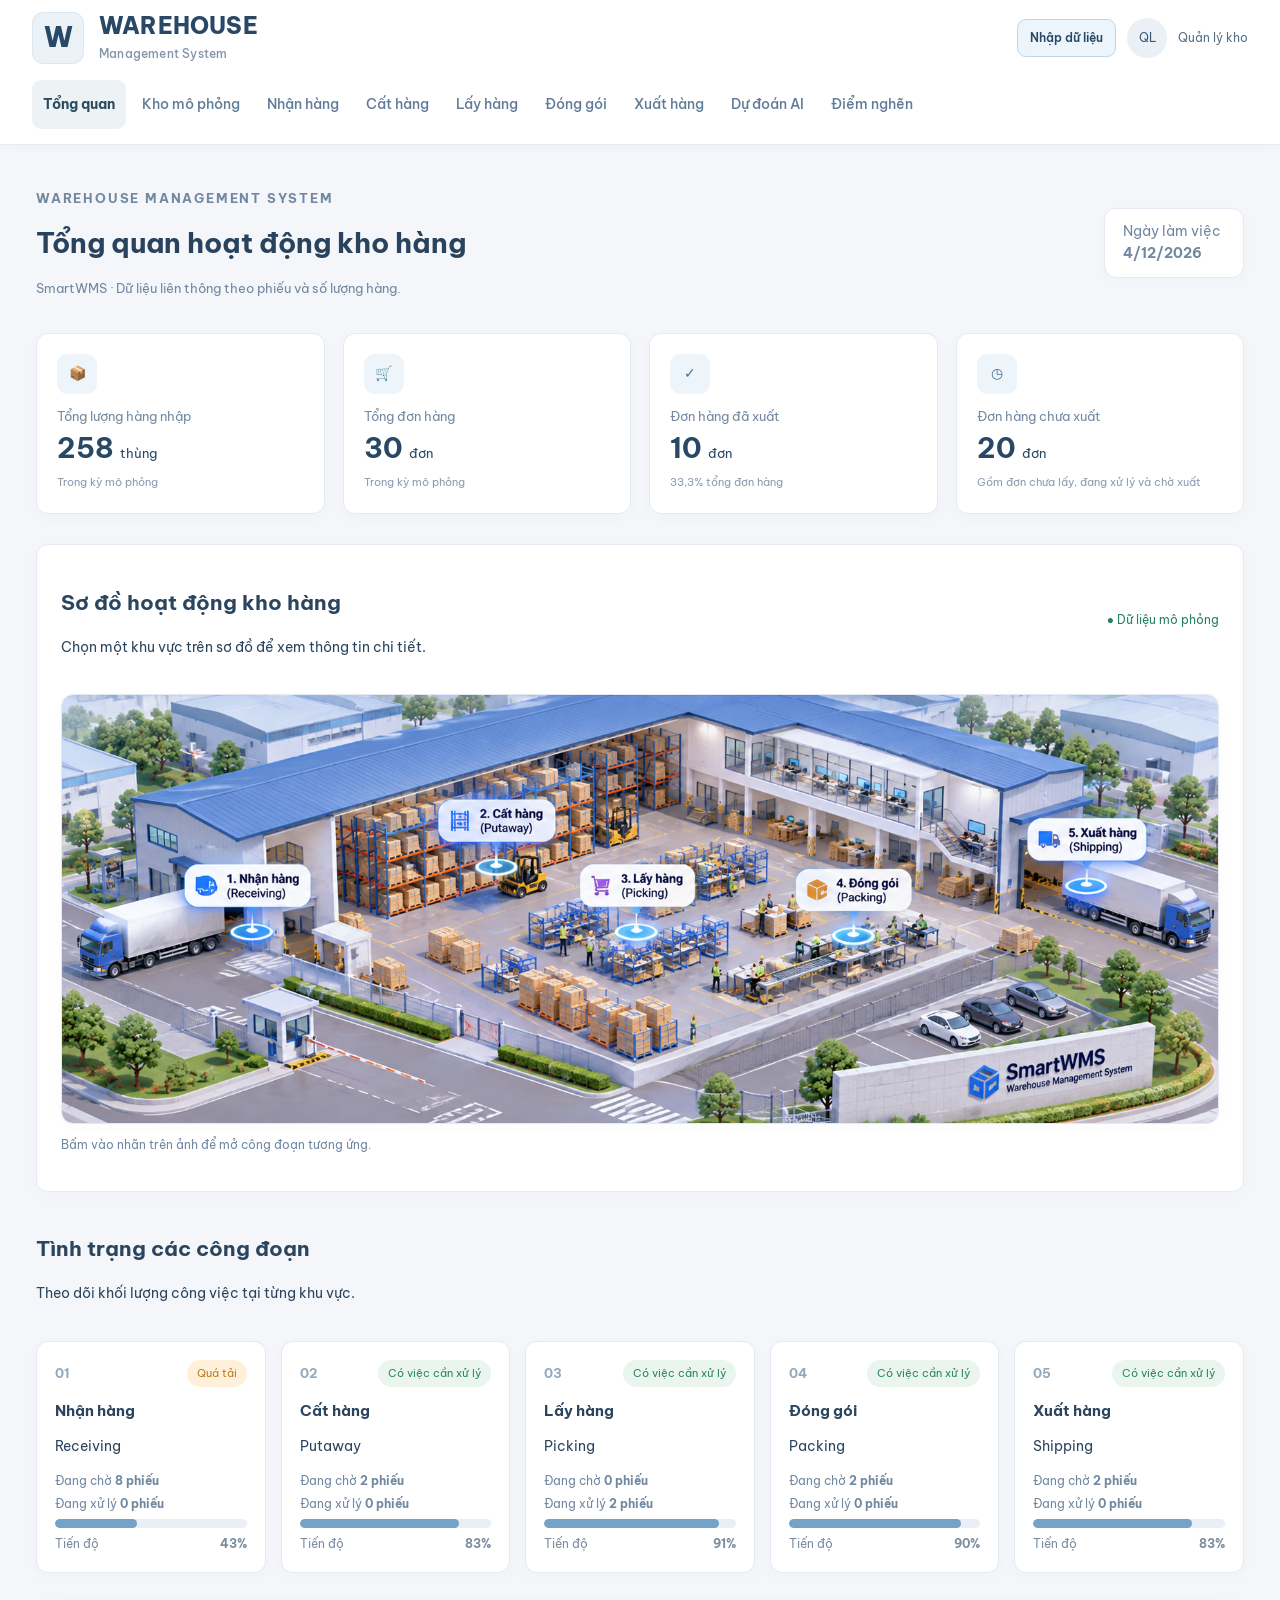
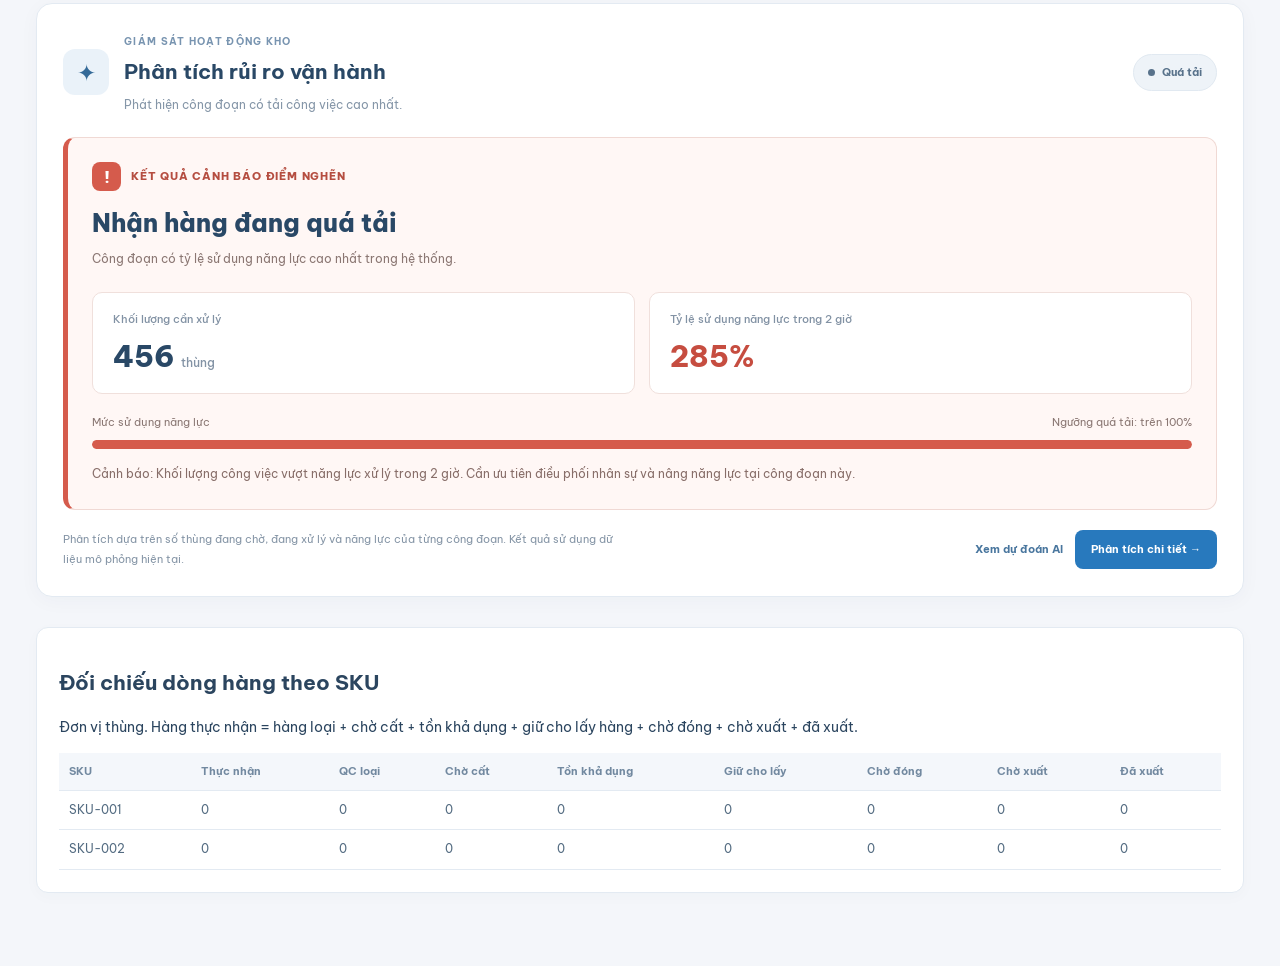
<file: index.html>
<!DOCTYPE html>
<html lang="vi">
<head>
    <meta charset="UTF-8">
    <meta name="viewport" content="width=device-width, initial-scale=1.0">
    <title>SmartWMS - Tổng quan hoạt động kho</title>

    <link rel="stylesheet" href="style.css?v=7">
    <link rel="stylesheet" href="smartwms-unified.css?v=1">

    <link rel="preconnect" href="https://fonts.googleapis.com">
    <link rel="preconnect" href="https://fonts.gstatic.com" crossorigin>
    <link href="https://fonts.googleapis.com/css2?family=Be+Vietnam+Pro:wght@400;500;600;700;800&display=swap" rel="stylesheet">

<style>
/* ==================================
   PHÂN TÍCH RỦI RO - SMARTWMS
================================== */

.risk-section {
    margin: 30px 0;
    padding: 26px;
    background: #ffffff;
    border: 1px solid #e3eaf2;
    border-radius: 16px;
    font-family: 'Be Vietnam Pro', sans-serif;
    box-shadow: 0 4px 20px rgba(36, 64, 95, 0.035);
}

.risk-header {
    display: flex;
    justify-content: space-between;
    align-items: center;
    flex-wrap: wrap;
    gap: 18px;
    margin-bottom: 22px;
}

.risk-header-left {
    display: flex;
    align-items: center;
    gap: 15px;
}

.risk-header-icon {
    width: 46px;
    height: 46px;
    background: #eaf2f9;
    border-radius: 12px;
    color: #346a98;
    display: flex;
    align-items: center;
    justify-content: center;
    font-size: 23px;
    flex-shrink: 0;
}

.risk-eyebrow {
    font-size: 10px;
    font-weight: 700;
    letter-spacing: 1.3px;
    color: #7894b0;
}

.risk-header h2 {
    margin: 5px 0 6px;
    font-size: 21px;
    font-weight: 700;
    color: #294866;
}

.risk-header p {
    margin: 0;
    font-size: 12px;
    color: #8596a8;
    line-height: 1.7;
}

.risk-badge {
    display: inline-flex;
    align-items: center;
    gap: 7px;
    background: #eef3f8;
    color: #58728b;
    border: 1px solid #e1e9f1;
    border-radius: 30px;
    padding: 9px 14px;
    font-size: 11px;
    font-weight: 700;
    white-space: nowrap;
}

.risk-badge::before {
    content: "";
    width: 7px;
    height: 7px;
    background: currentColor;
    border-radius: 50%;
}

/* KHUNG KẾT QUẢ CHÍNH */

.risk-result {
    background: #fff7f5;
    border: 1px solid #f0d9d4;
    border-left: 5px solid #d55b4c;
    border-radius: 12px;
    padding: 24px;
    transition: background .2s ease;
}

.risk-result-top {
    display: flex;
    align-items: center;
    gap: 10px;
    margin-bottom: 15px;
}

.risk-alert-icon {
    width: 29px;
    height: 29px;
    background: #d55b4c;
    color: #ffffff;
    display: flex;
    align-items: center;
    justify-content: center;
    border-radius: 8px;
    font-size: 17px;
    font-weight: 800;
    flex-shrink: 0;
}

.risk-result-label {
    color: #b54d40;
    font-size: 11px;
    font-weight: 800;
    letter-spacing: .8px;
}

.risk-stage {
    margin: 0 0 8px;
    font-size: 25px;
    font-weight: 800;
    line-height: 1.4;
    color: #294866;
}

.risk-description {
    margin: 0 0 22px;
    font-size: 12px;
    color: #8b7773;
    line-height: 1.7;
}

/* HAI CHỈ SỐ QUAN TRỌNG */

.risk-metrics {
    display: grid;
    grid-template-columns: repeat(2, minmax(0, 1fr));
    gap: 14px;
    margin-bottom: 20px;
}

.risk-metric {
    padding: 18px 20px;
    background: #ffffff;
    border: 1px solid #f0e0dc;
    border-radius: 10px;
}

.risk-metric-label {
    display: block;
    margin-bottom: 10px;
    font-size: 11px;
    font-weight: 500;
    color: #8292a4;
}

.risk-metric-value {
    display: block;
    font-size: 29px;
    font-weight: 800;
    color: #294866;
    line-height: 1.3;
    overflow-wrap: anywhere;
}

.risk-metric-value small {
    font-size: 12px;
    font-weight: 500;
    color: #8393a5;
}

#risk-percent {
    color: #c64d40;
}

.risk-progress-header {
    display: flex;
    justify-content: space-between;
    align-items: center;
    gap: 12px;
    margin-bottom: 9px;
    font-size: 11px;
    color: #8a7773;
}

.risk-progress {
    height: 9px;
    background: #f0dcd7;
    border-radius: 20px;
    overflow: hidden;
}

.risk-progress-fill {
    height: 100%;
    width: 0%;
    background: #d55b4c;
    border-radius: 20px;
    transition: width .4s ease;
}

.risk-explanation {
    margin: 14px 0 0;
    font-size: 12px;
    color: #886e69;
    line-height: 1.8;
}

/* CHÂN KHUNG */

.risk-footer {
    display: flex;
    justify-content: space-between;
    align-items: center;
    flex-wrap: wrap;
    gap: 16px;
    padding-top: 20px;
}

.risk-footer-note {
    max-width: 570px;
    margin: 0;
    color: #8595a6;
    font-size: 11px;
    line-height: 1.8;
}

.risk-links {
    display: flex;
    align-items: center;
    gap: 12px;
    flex-wrap: wrap;
}

.risk-secondary-link {
    color: #49769e;
    font-size: 11px;
    font-weight: 700;
    text-decoration: none;
}

.risk-primary-link {
    display: inline-flex;
    align-items: center;
    justify-content: center;
    padding: 11px 16px;
    background: #2879bd;
    color: #ffffff !important;
    border-radius: 8px;
    font-size: 11px;
    font-weight: 700;
    text-decoration: none;
    transition: background .2s ease;
}

.risk-primary-link:hover {
    background: #1d659f;
}

/* CẢNH BÁO VÀNG */

.risk-section[data-risk="MEDIUM"] .risk-result {
    background: #fffbf1;
    border-color: #efdfb8;
    border-left-color: #d59b35;
}

.risk-section[data-risk="MEDIUM"] .risk-alert-icon,
.risk-section[data-risk="MEDIUM"] .risk-progress-fill {
    background: #d59b35;
}

.risk-section[data-risk="MEDIUM"] .risk-result-label,
.risk-section[data-risk="MEDIUM"] #risk-percent {
    color: #ad7c23;
}

.risk-section[data-risk="MEDIUM"] .risk-badge {
    background: #fff3d9;
    color: #a8781f;
    border-color: #f0dfb8;
}

/* TRẠNG THÁI XANH */

.risk-section[data-risk="LOW"] .risk-result {
    background: #f2faf5;
    border-color: #cfe8da;
    border-left-color: #33986d;
}

.risk-section[data-risk="LOW"] .risk-alert-icon,
.risk-section[data-risk="LOW"] .risk-progress-fill {
    background: #33986d;
}

.risk-section[data-risk="LOW"] .risk-result-label,
.risk-section[data-risk="LOW"] #risk-percent {
    color: #287e59;
}

.risk-section[data-risk="LOW"] .risk-badge {
    background: #e8f6ed;
    color: #287e59;
    border-color: #cfe8da;
}

.risk-hidden-summary {
    display: none !important;
}

/* RESPONSIVE */

@media (max-width: 768px) {
    .risk-section {
        padding: 18px;
    }

    .risk-result {
        padding: 18px;
    }

    .risk-header h2 {
        font-size: 19px;
    }

    .risk-stage {
        font-size: 21px;
    }

    .risk-metric-value {
        font-size: 25px;
    }
}

@media (max-width: 520px) {
    .risk-metrics {
        grid-template-columns: 1fr;
    }

    .risk-header-left {
        align-items: flex-start;
    }

    .risk-footer {
        align-items: flex-start;
    }

    .risk-links {
        width: 100%;
    }
}
</style>
</head>

<body>

<header class="topbar">
    <div class="brand">
        <span class="brand-icon">W</span>
        <div>
            <h2>WAREHOUSE</h2>
            <small>Management System</small>
        </div>
    </div>

    <nav class="navigation">
        <a class="active" href="index.html">Tổng quan</a>
        <a href="simulation.html">Kho mô phỏng</a>
        <a href="stage.html?stage=receiving">Nhận hàng</a>
        <a href="stage.html?stage=putaway">Cất hàng</a>
        <a href="stage.html?stage=picking">Lấy hàng</a>
        <a href="stage.html?stage=packing">Đóng gói</a>
        <a href="stage.html?stage=shipping">Xuất hàng</a>
        <a href="ai_dashboard.html">Dự đoán AI</a>
        <a href="bottleneck_analysis.html">Điểm nghẽn</a>
    </nav>

    <div class="user">
        <a class="data-import-link" href="import.html">
            Nhập dữ liệu
        </a>
        <span class="avatar">QL</span>
        <span>Quản lý kho</span>
    </div>
</header>

<main class="container">

    <!-- TỔNG QUAN -->

    <section class="page-heading">
        <div>
            <p class="eyebrow">WAREHOUSE MANAGEMENT SYSTEM</p>
            <h1>Tổng quan hoạt động kho hàng</h1>
            <p class="subheading">
                SmartWMS · Dữ liệu liên thông theo phiếu và số lượng hàng.
            </p>
        </div>

        <div class="date-box">
            <span>Ngày làm việc</span>
            <strong id="today"></strong>
        </div>
    </section>

    <!-- KPI -->

    <section class="overview-grid">

        <div class="overview-card">
            <span class="card-icon">📦</span>
            <p>Tổng lượng hàng nhập</p>
            <h2>0 <small>thùng</small></h2>
            <span class="card-note">Trong kỳ mô phỏng</span>
        </div>

        <div class="overview-card">
            <span class="card-icon">🛒</span>
            <p>Tổng đơn hàng</p>
            <h2>0 <small>đơn</small></h2>
            <span class="card-note">Trong kỳ mô phỏng</span>
        </div>

        <div class="overview-card">
            <span class="card-icon">✓</span>
            <p>Đơn hàng đã xuất</p>
            <h2>0 <small>đơn</small></h2>
            <span class="card-note positive">Chưa có dữ liệu</span>
        </div>

        <div class="overview-card">
            <span class="card-icon">◷</span>
            <p>Đơn hàng chưa xuất</p>
            <h2>0 <small>đơn</small></h2>
            <span class="card-note warning-text">
                Gồm đơn chưa lấy, đang xử lý và chờ xuất
            </span>
        </div>

    </section>

    <!-- SƠ ĐỒ KHO -->

    <section class="warehouse-section">

        <div class="section-heading">
            <div>
                <h2>Sơ đồ hoạt động kho hàng</h2>
                <p>Chọn một khu vực trên sơ đồ để xem thông tin chi tiết.</p>
            </div>
            <span class="live-label">● Dữ liệu mô phỏng</span>
        </div>

        <div class="warehouse-map">
            <img src="warehouse.png" alt="Sơ đồ kho hàng">

            <a class="hotspot receiving"
               href="stage.html?stage=receiving"
               aria-label="Nhận hàng"
               style="--x:10.6%;--y:39.6%;--w:10.9%"></a>

            <a class="hotspot putaway"
               href="stage.html?stage=putaway"
               aria-label="Cất hàng"
               style="--x:32.5%;--y:24.4%;--w:10.2%"></a>

            <a class="hotspot picking"
               href="stage.html?stage=picking"
               aria-label="Lấy hàng"
               style="--x:44.8%;--y:39.5%;--w:10.0%"></a>

            <a class="hotspot packing"
               href="stage.html?stage=packing"
               aria-label="Đóng gói"
               style="--x:63.5%;--y:40.5%;--w:10.0%"></a>

            <a class="hotspot shipping"
               href="stage.html?stage=shipping"
               aria-label="Xuất hàng"
               style="--x:83.5%;--y:28.8%;--w:10.3%"></a>
        </div>

        <p class="image-caption">
            Bấm vào nhãn trên ảnh để mở công đoạn tương ứng.
        </p>

    </section>

    <!-- TÌNH TRẠNG 5 CÔNG ĐOẠN -->

    <section class="process-section">

        <div class="section-heading">
            <div>
                <h2>Tình trạng các công đoạn</h2>
                <p>Theo dõi khối lượng công việc tại từng khu vực.</p>
            </div>
        </div>

        <div class="process-grid">

            <a class="process-card" href="stage.html?stage=receiving">
                <div class="process-top">
                    <span class="process-number">01</span>
                    <span class="status stable">Chưa có phiếu</span>
                </div>
                <h3>Nhận hàng</h3>
                <p>Receiving</p>
                <div class="process-data">
                    <span>Đang chờ <b>0 phiếu</b></span>
                    <span>Đang xử lý <b>0 phiếu</b></span>
                </div>
                <div class="progress-bar">
                    <span style="width:0%"></span>
                </div>
                <div class="progress-label">
                    <span>Tiến độ</span>
                    <b>—</b>
                </div>
            </a>

            <a class="process-card" href="stage.html?stage=putaway">
                <div class="process-top">
                    <span class="process-number">02</span>
                    <span class="status stable">Chưa có phiếu</span>
                </div>
                <h3>Cất hàng</h3>
                <p>Putaway</p>
                <div class="process-data">
                    <span>Đang chờ <b>0 phiếu</b></span>
                    <span>Đang xử lý <b>0 phiếu</b></span>
                </div>
                <div class="progress-bar">
                    <span style="width:0%"></span>
                </div>
                <div class="progress-label">
                    <span>Tiến độ</span>
                    <b>—</b>
                </div>
            </a>

            <a class="process-card" href="stage.html?stage=picking">
                <div class="process-top">
                    <span class="process-number">03</span>
                    <span class="status stable">Chưa có phiếu</span>
                </div>
                <h3>Lấy hàng</h3>
                <p>Picking</p>
                <div class="process-data">
                    <span>Đang chờ <b>0 phiếu</b></span>
                    <span>Đang xử lý <b>0 phiếu</b></span>
                </div>
                <div class="progress-bar">
                    <span style="width:0%"></span>
                </div>
                <div class="progress-label">
                    <span>Tiến độ</span>
                    <b>—</b>
                </div>
            </a>

            <a class="process-card" href="stage.html?stage=packing">
                <div class="process-top">
                    <span class="process-number">04</span>
                    <span class="status stable">Chưa có phiếu</span>
                </div>
                <h3>Đóng gói</h3>
                <p>Packing</p>
                <div class="process-data">
                    <span>Đang chờ <b>0 phiếu</b></span>
                    <span>Đang xử lý <b>0 phiếu</b></span>
                </div>
                <div class="progress-bar">
                    <span style="width:0%"></span>
                </div>
                <div class="progress-label">
                    <span>Tiến độ</span>
                    <b>—</b>
                </div>
            </a>

            <a class="process-card" href="stage.html?stage=shipping">
                <div class="process-top">
                    <span class="process-number">05</span>
                    <span class="status stable">Chưa có phiếu</span>
                </div>
                <h3>Xuất hàng</h3>
                <p>Shipping</p>
                <div class="process-data">
                    <span>Đang chờ <b>0 phiếu</b></span>
                    <span>Đang xử lý <b>0 phiếu</b></span>
                </div>
                <div class="progress-bar">
                    <span style="width:0%"></span>
                </div>
                <div class="progress-label">
                    <span>Tiến độ</span>
                    <b>—</b>
                </div>
            </a>

        </div>
    </section>

    <!-- ==================================
         CẢNH BÁO ĐIỂM NGHẼN MỚI
    ================================== -->

    <section class="risk-section" id="ai" data-risk="LOW">

        <div class="risk-header">

            <div class="risk-header-left">
                <span class="risk-header-icon">✦</span>

                <div>
                    <span class="risk-eyebrow">
                        GIÁM SÁT HOẠT ĐỘNG KHO
                    </span>
                    <h2>Phân tích rủi ro vận hành</h2>
                    <p>
                        Phát hiện công đoạn có tải công việc cao nhất.
                    </p>
                </div>
            </div>

            <span class="risk-badge" id="risk-badge">
                Đang phân tích
            </span>

        </div>

        <div class="risk-result" id="bottleneck">

            <div class="risk-result-top">
                <span class="risk-alert-icon">!</span>
                <span class="risk-result-label">
                    KẾT QUẢ CẢNH BÁO ĐIỂM NGHẼN
                </span>
            </div>

            <h3 class="risk-stage" id="risk-stage">
                Đang phân tích dữ liệu...
            </h3>

            <p class="risk-description" id="risk-description">
                Hệ thống đang xác định công đoạn có tỷ lệ tải cao nhất.
            </p>

            <div class="risk-metrics">

                <div class="risk-metric">
                    <span class="risk-metric-label">
                        Khối lượng cần xử lý
                    </span>

                    <strong class="risk-metric-value">
                        <span id="risk-workload">—</span>
                        <small>thùng</small>
                    </strong>
                </div>

                <div class="risk-metric">
                    <span class="risk-metric-label">
                        Tỷ lệ sử dụng năng lực trong 2 giờ
                    </span>

                    <strong class="risk-metric-value" id="risk-percent">
                        —
                    </strong>
                </div>

            </div>

            <div class="risk-progress-header">
                <span>Mức sử dụng năng lực</span>
                <span>Ngưỡng quá tải: trên 100%</span>
            </div>

            <div class="risk-progress">
                <div class="risk-progress-fill"
                     id="risk-progress-fill"></div>
            </div>

            <p class="risk-explanation" id="risk-explanation">
                Kết quả sẽ cập nhật theo dữ liệu kho.
            </p>

            <!-- Giữ ID để tương thích wms-video.js -->
            <span id="video-summary" class="risk-hidden-summary"></span>

        </div>

        <div class="risk-footer">

            <p class="risk-footer-note">
                Phân tích dựa trên số thùng đang chờ,
                đang xử lý và năng lực của từng công đoạn.
                Kết quả sử dụng dữ liệu mô phỏng hiện tại.
            </p>

            <div class="risk-links">
                <a class="risk-secondary-link"
                   href="ai_dashboard.html">
                    Xem dự đoán AI
                </a>

                <a class="risk-primary-link"
                   href="bottleneck_analysis.html">
                    Phân tích chi tiết →
                </a>
            </div>

        </div>

    </section>

    <!-- ĐỐI CHIẾU DÒNG HÀNG -->

    <section class="panel">
        <h2>Đối chiếu dòng hàng theo SKU</h2>

        <p>
            Đơn vị thùng. Hàng thực nhận = hàng loại + chờ cất
            + tồn khả dụng + giữ cho lấy hàng + chờ đóng
            + chờ xuất + đã xuất.
        </p>

        <div class="table-wrap">
            <table>
                <thead>
                    <tr>
                        <th>SKU</th>
                        <th>Thực nhận</th>
                        <th>QC loại</th>
                        <th>Chờ cất</th>
                        <th>Tồn khả dụng</th>
                        <th>Giữ cho lấy</th>
                        <th>Chờ đóng</th>
                        <th>Chờ xuất</th>
                        <th>Đã xuất</th>
                    </tr>
                </thead>

                <tbody id="inventory-body"></tbody>
            </table>
        </div>
    </section>

</main>

<!-- ==================================
     JAVASCRIPT GỐC
================================== -->

<script src="wms-demo.js?v=7"></script>

<script>
document.getElementById("today").textContent =
    new Date().toLocaleDateString("vi-VN");

function renderOverview() {
    const summary = WmsDemo.overview();
    const formatter = new Intl.NumberFormat("vi-VN", {
        maximumFractionDigits: 1
    });

    const cards = document.querySelectorAll(
        ".overview-grid .overview-card"
    );

    const counts = [
        summary.received,
        summary.orders,
        summary.completed,
        summary.orders - summary.completed
    ];

    cards.forEach((card, i) => {
        card.querySelector("h2").firstChild.nodeValue =
            formatter.format(counts[i]) + " ";
    });

    cards[2].querySelector(".card-note").textContent =
        summary.orders
            ? formatter.format(
                100 * summary.completed / summary.orders
              ) + "% tổng đơn hàng"
            : "Chưa có dữ liệu";

    const analysis = WmsDemo.analysis();

    document.querySelectorAll(".process-card").forEach(card => {
        const stage = new URL(card.href).searchParams.get("stage");
        const rows = summary.stages[stage] || [];
        const metric = analysis.find(item => item.stage === stage);

        if (!metric) return;

        const pending = rows.filter(
            row => row.status === "PENDING"
        ).length;

        const active = rows.filter(
            row => row.status === "IN_PROGRESS"
        ).length;

        const completed = rows.length - pending - active;

        const percent = rows.length
            ? Math.round(100 * completed / rows.length)
            : 0;

        const status = card.querySelector(".status");

        status.textContent =
            metric.risk === "HIGH"
                ? "Quá tải"
                : metric.workload
                    ? "Có việc cần xử lý"
                    : "Đã xử lý hết";

        status.classList.toggle(
            "warning",
            metric.risk === "HIGH"
        );

        const [waiting, processing] =
            card.querySelectorAll(".process-data b");

        waiting.textContent = pending + " phiếu";

        card.querySelector(".process-data").title =
            metric.ready + " lô/đơn chưa tạo phiếu · " +
            metric.workload + " thùng cần xử lý";

        processing.textContent = active + " phiếu";

        card.querySelector(".progress-bar span").style.width =
            percent + "%";

        card.querySelector(".progress-label b").textContent =
            rows.length ? percent + "%" : "—";
    });

    const inventory = WmsDemo.inventory();

    const escapeHtml = value =>
        String(value ?? "").replace(/[&<>"']/g, c => ({
            "&": "&amp;",
            "<": "&lt;",
            ">": "&gt;",
            '"': "&quot;",
            "'": "&#39;"
        }[c]));

    document.getElementById("inventory-body").innerHTML =
        inventory.map(item => `
            <tr>
                <td>${escapeHtml(item.sku)}</td>
                <td>${formatter.format(item.received || 0)}</td>
                <td>${formatter.format(item.rejected || 0)}</td>
                <td>${formatter.format(item.toStore || 0)}</td>
                <td>${formatter.format(item.free || 0)}</td>
                <td>${formatter.format(item.reserved || 0)}</td>
                <td>${formatter.format(item.toPack || 0)}</td>
                <td>${formatter.format(item.toShip || 0)}</td>
                <td>${formatter.format(item.shipped || 0)}</td>
            </tr>
        `).join("");

    updateRiskCard(analysis);
}

/* ==================================
   CẬP NHẬT CẢNH BÁO TỰ ĐỘNG
================================== */

function updateRiskCard(stats) {
    if (!stats) {
        stats = WmsDemo.analysis();
    }

    if (!Array.isArray(stats) || !stats.length) return;

    const names = {
        receiving: "Nhận hàng",
        putaway: "Cất hàng",
        picking: "Lấy hàng",
        packing: "Đóng gói",
        shipping: "Xuất hàng"
    };

    const format = value =>
        Number(value || 0).toLocaleString("vi-VN", {
            maximumFractionDigits: 1
        });

    const worst = [...stats].sort(
        (a, b) =>
            Number(b.loadPercent || 0) -
            Number(a.loadPercent || 0)
    )[0];

    const workload = Number(worst.workload || 0);
    const percent = Number(worst.loadPercent || 0);

    const risk = workload <= 0
        ? "LOW"
        : worst.risk === "HIGH"
            ? "HIGH"
            : worst.risk === "MEDIUM"
                ? "MEDIUM"
                : "LOW";

    const section = document.getElementById("ai");

    section.dataset.risk = risk;

    const badge = document.getElementById("risk-badge");
    const stageTitle = document.getElementById("risk-stage");
    const description = document.getElementById("risk-description");
    const explanation = document.getElementById("risk-explanation");

    badge.textContent =
        risk === "HIGH"
            ? "Quá tải"
            : risk === "MEDIUM"
                ? "Cần theo dõi"
                : "Trong năng lực";

    if (workload <= 0) {
        stageTitle.textContent =
            "Không phát hiện điểm nghẽn hiện tại";

        description.textContent =
            "Các công đoạn không có khối lượng cần xử lý.";

    } else {
        const stageName = names[worst.stage] || worst.stage;

        stageTitle.textContent =
            stageName +
            (
                risk === "HIGH"
                    ? " đang quá tải"
                    : risk === "MEDIUM"
                        ? " cần theo dõi"
                        : " đang trong năng lực"
            );

        description.textContent =
            "Công đoạn có tỷ lệ sử dụng năng lực cao nhất trong hệ thống.";
    }

    document.getElementById("risk-workload").textContent =
        format(workload);

    document.getElementById("risk-percent").textContent =
        format(percent) + "%";

    document.getElementById("risk-progress-fill").style.width =
        Math.max(0, Math.min(100, percent)) + "%";

    if (workload <= 0) {
        explanation.textContent =
            "Hiện chưa có khối lượng chờ xử lý tại các công đoạn.";

    } else if (risk === "HIGH") {
        explanation.textContent =
            "Cảnh báo: Khối lượng công việc vượt năng lực xử lý " +
            "trong 2 giờ. Cần ưu tiên điều phối nhân sự và " +
            "nâng năng lực tại công đoạn này.";

    } else if (risk === "MEDIUM") {
        explanation.textContent =
            "Tải công việc đang ở mức cần theo dõi. " +
            "Nên giám sát để hạn chế nguy cơ ùn tắc.";

    } else {
        explanation.textContent =
            "Khối lượng công việc hiện nằm trong năng lực " +
            "xử lý dự kiến của công đoạn.";
    }
}

/* KHỞI TẠO VÀ ĐỒNG BỘ DỮ LIỆU */

function refreshDashboard() {
    try {
        renderOverview();
    } catch (error) {
        console.error("Lỗi cập nhật Tổng quan:", error);
    }
}

refreshDashboard();

window.addEventListener("pageshow", refreshDashboard);
window.addEventListener("storage", refreshDashboard);
window.addEventListener("wms:change", refreshDashboard);
</script>

<!-- Giữ file phân tích gốc cho các trang khác -->
<script src="wms-video.js?v=7"></script>

</body>
</html>
</file>
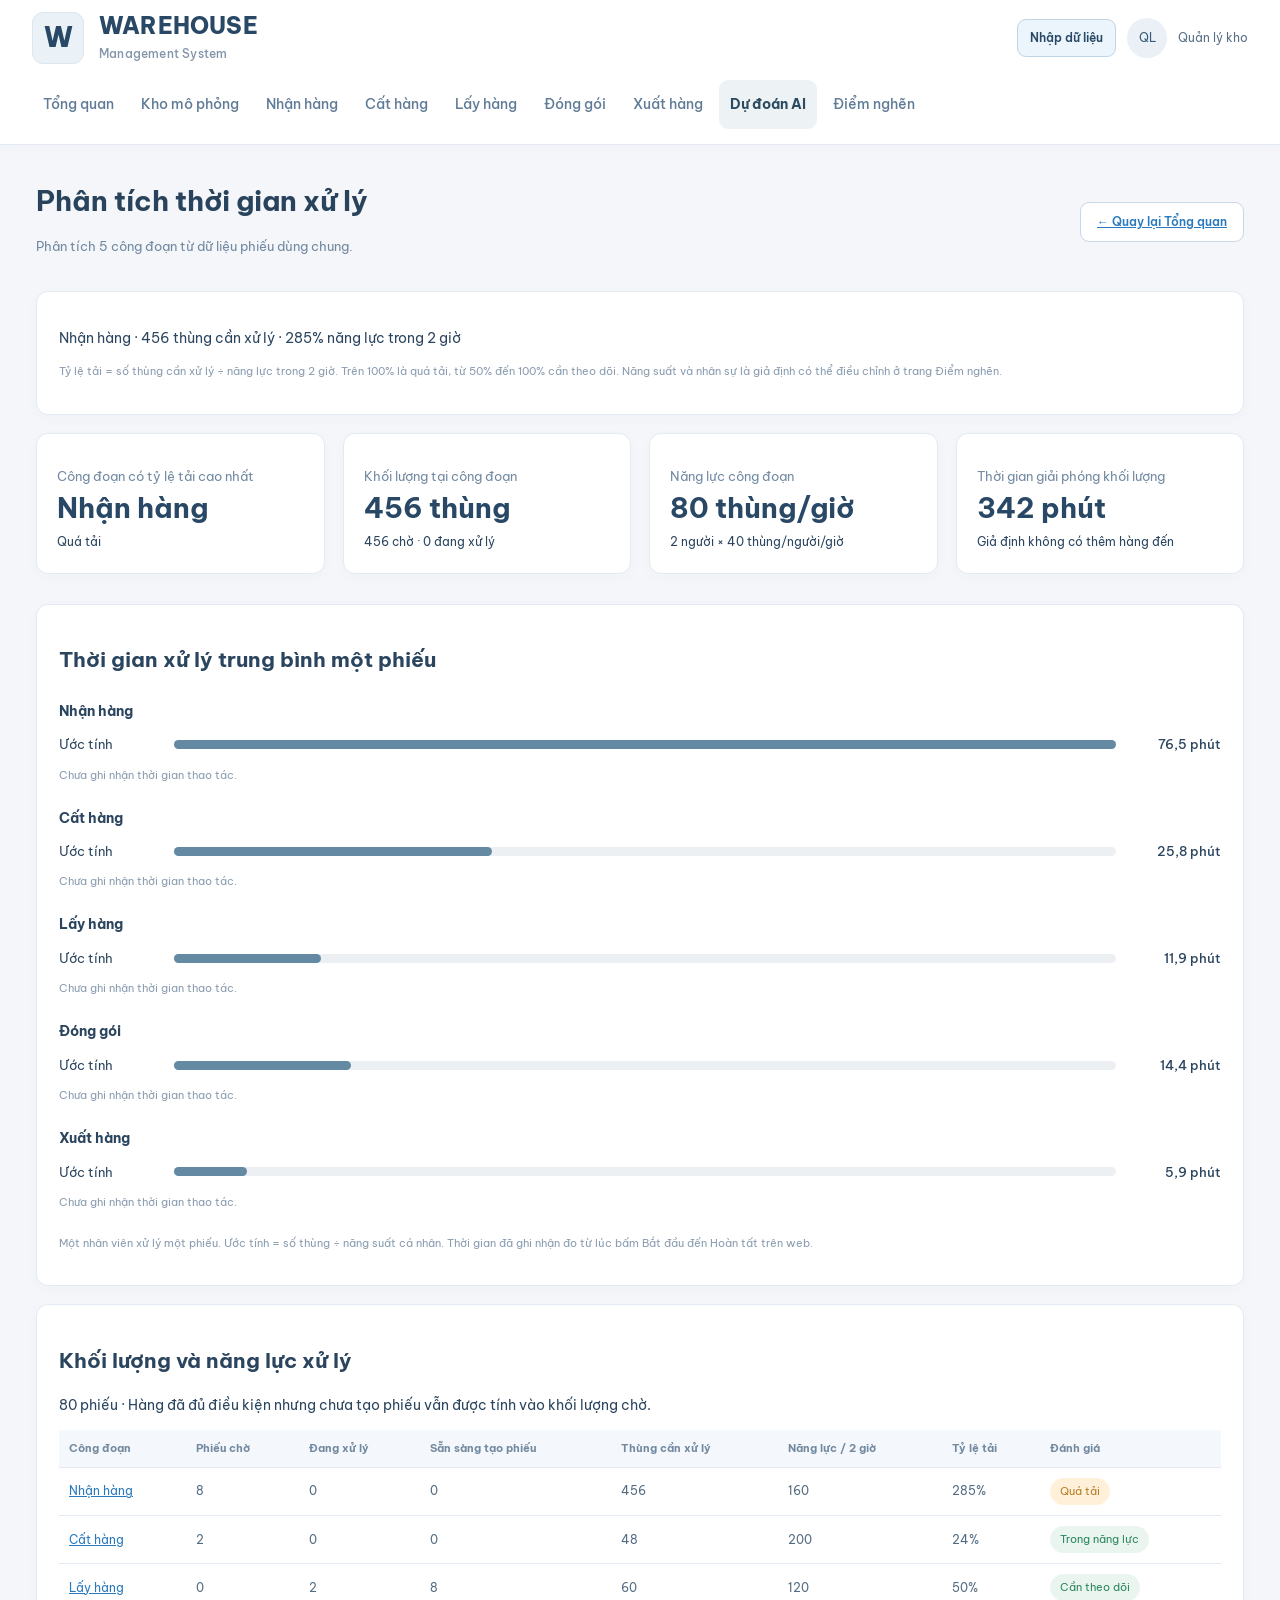
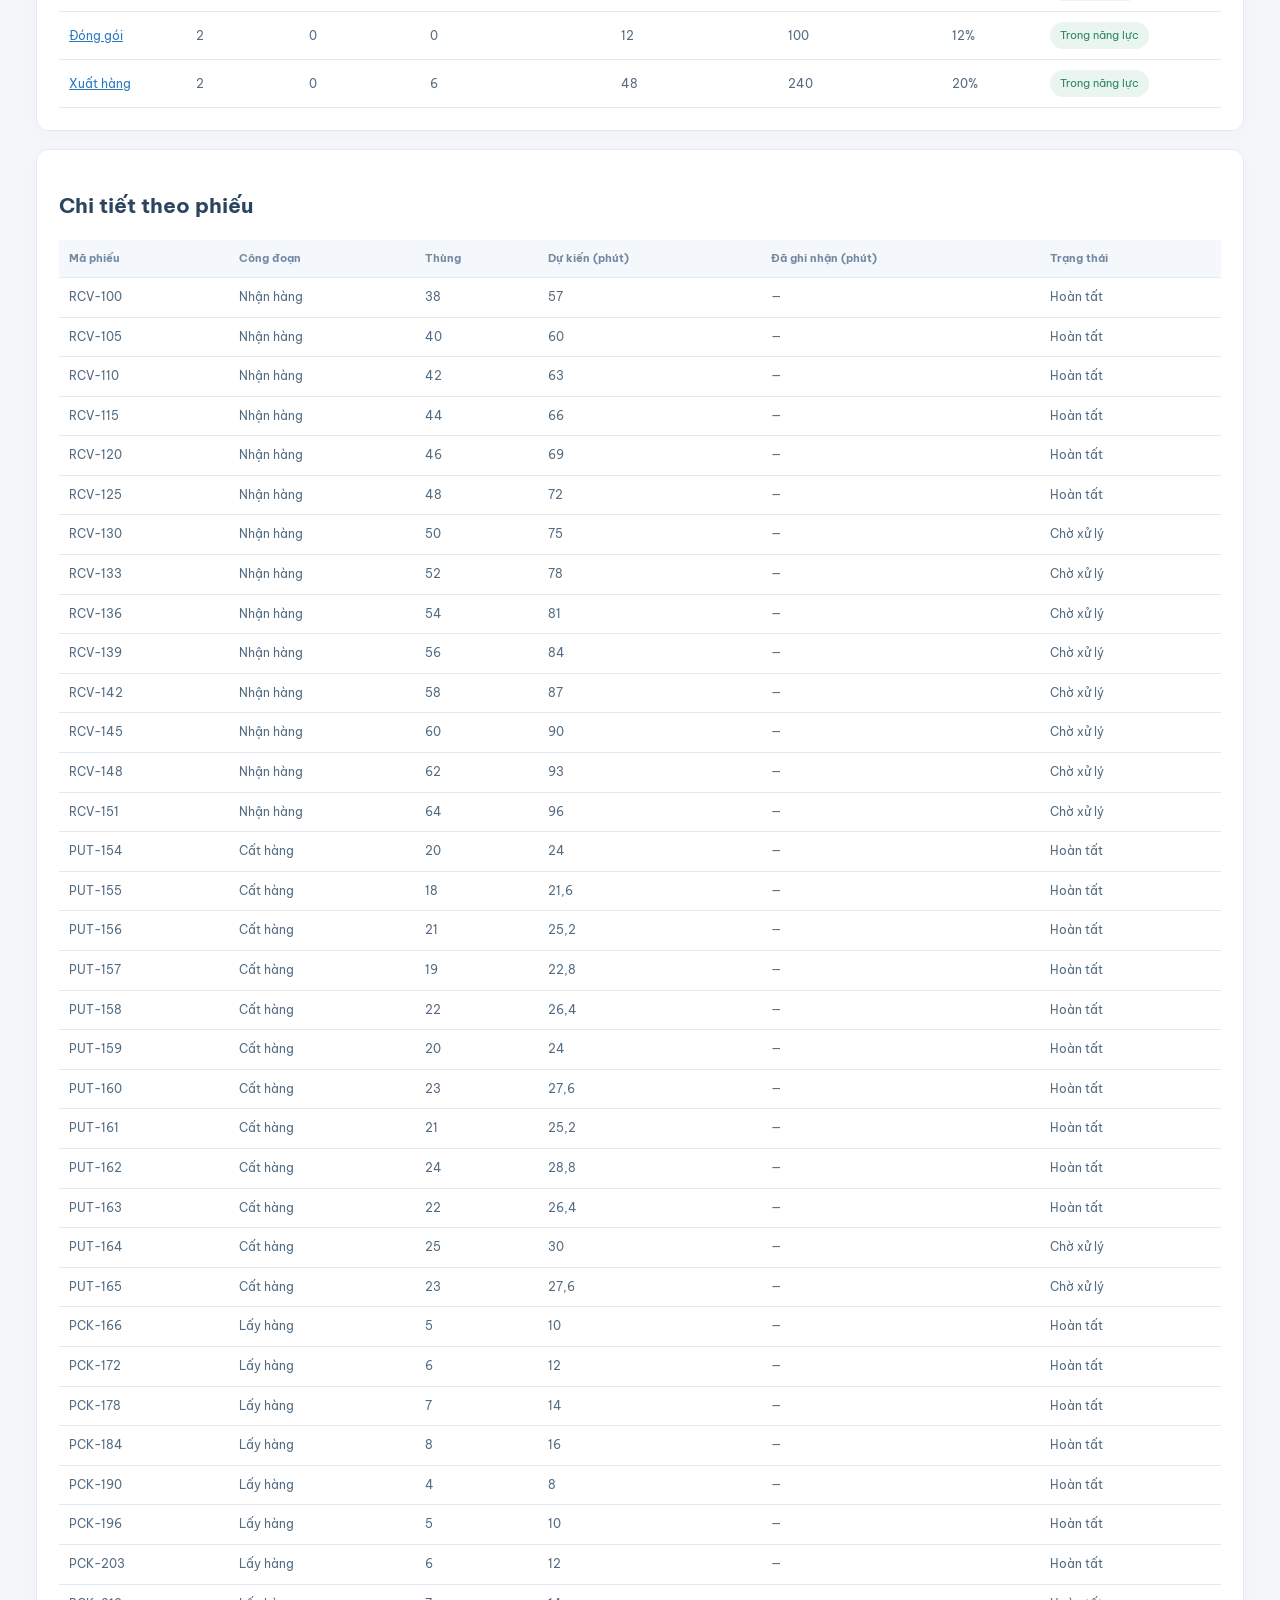
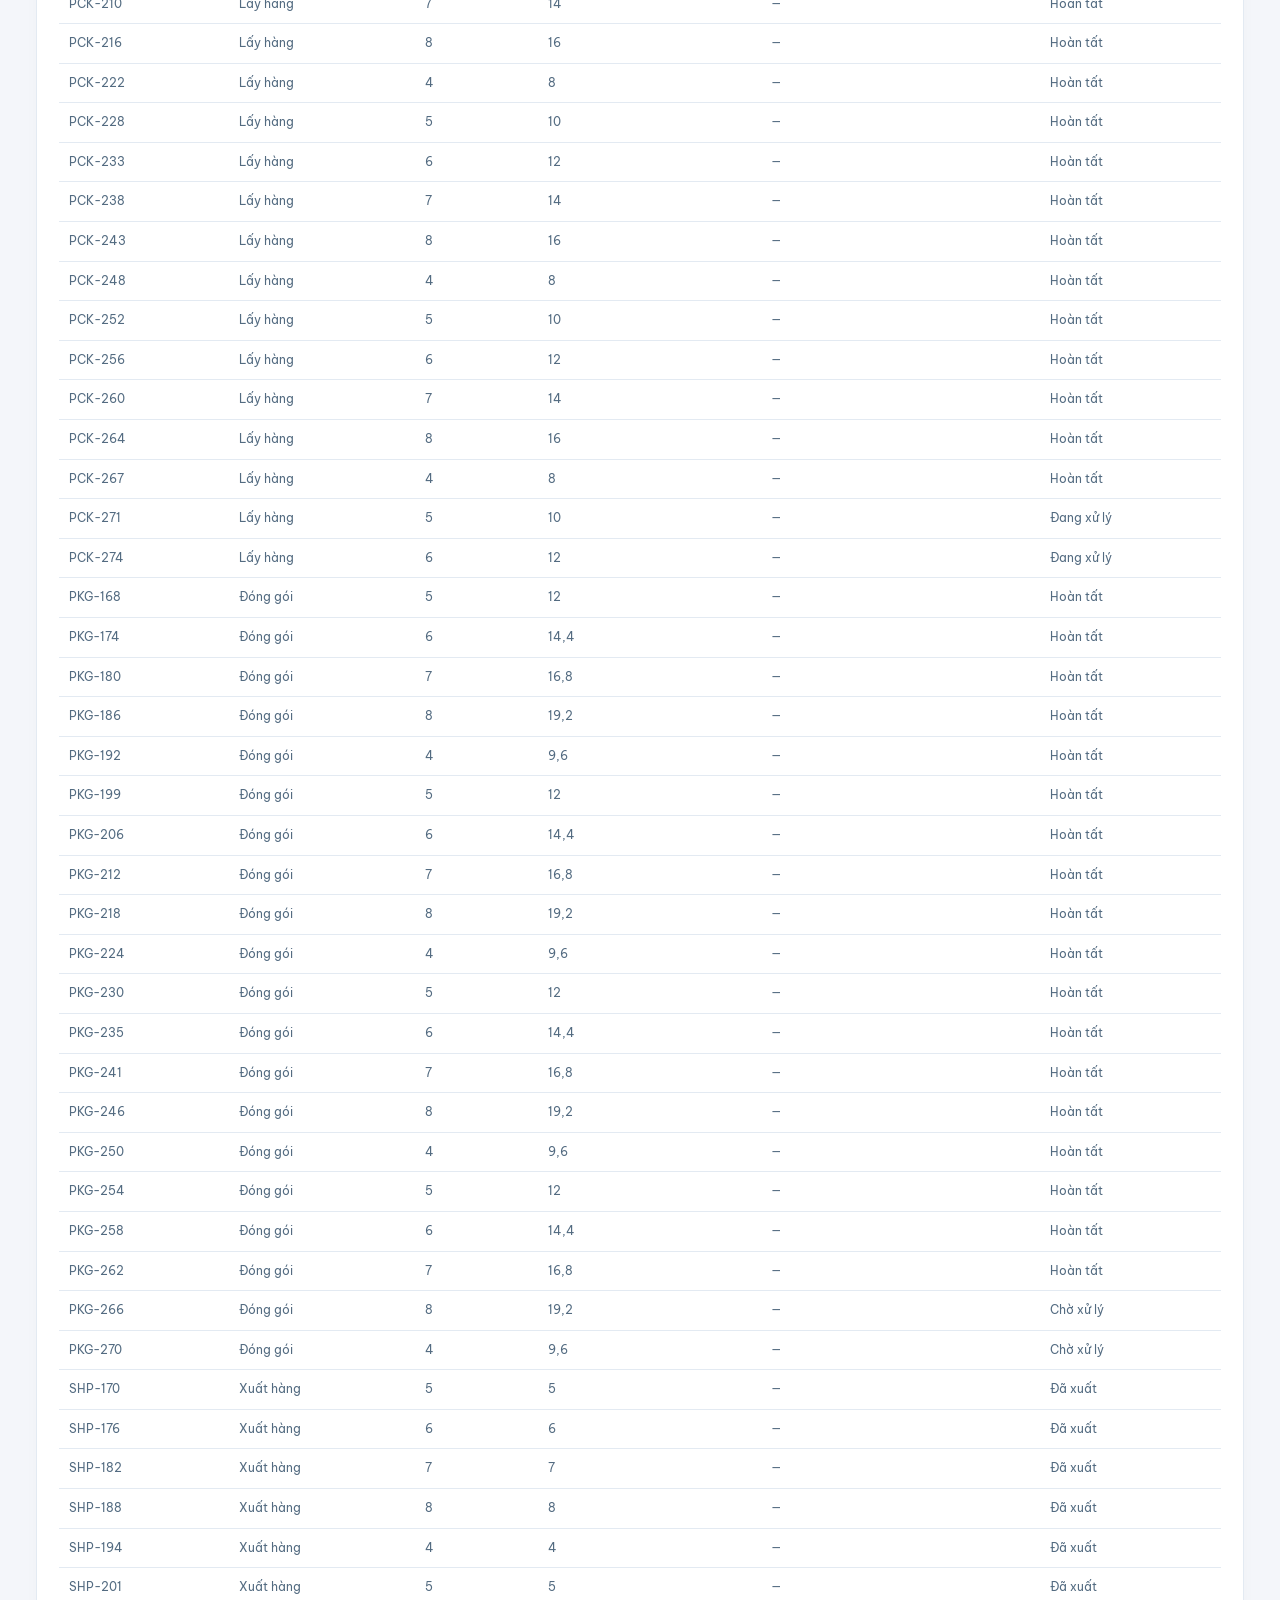
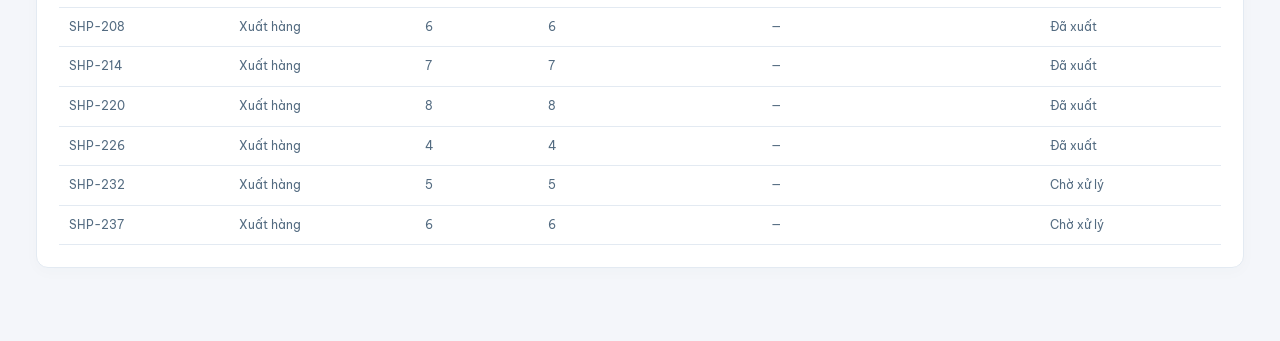
<file: ai_dashboard.html>
<!DOCTYPE html>
<html lang="vi">
<head>
    <meta charset="UTF-8">
    <meta name="viewport" content="width=device-width, initial-scale=1.0">
    <title>Dự đoán AI | SmartWMS</title>

    <!-- CSS gốc -->
    <link rel="stylesheet" href="style.css?v=7">

    <!-- Font chữ đồng bộ -->
    <link rel="preconnect" href="https://fonts.googleapis.com">
    <link rel="preconnect" href="https://fonts.gstatic.com" crossorigin>
    <link href="https://fonts.googleapis.com/css2?family=Be+Vietnam+Pro:wght@400;500;600;700&display=swap" rel="stylesheet">

    <!-- CSS đồng bộ toàn website -->
    <link rel="stylesheet" href="smartwms-unified.css?v=1">
</head>

<body data-mode="ai">

<header class="topbar">
    <div class="brand">
        <span class="brand-icon">W</span>
        <div>
            <h2>WAREHOUSE</h2>
            <small>Management System</small>
        </div>
    </div>

    <nav class="navigation" aria-label="Điều hướng chính">
        <a href="index.html">Tổng quan</a>
        <a href="simulation.html">Kho mô phỏng</a>
        <a href="stage.html?stage=receiving">Nhận hàng</a>
        <a href="stage.html?stage=putaway">Cất hàng</a>
        <a href="stage.html?stage=picking">Lấy hàng</a>
        <a href="stage.html?stage=packing">Đóng gói</a>
        <a href="stage.html?stage=shipping">Xuất hàng</a>
        <a href="ai_dashboard.html" class="active" aria-current="page">
            Dự đoán AI
        </a>
        <a href="bottleneck_analysis.html">Điểm nghẽn</a>
    </nav>

    <div class="user">
        <a class="data-import-link" href="import.html">
            Nhập dữ liệu
        </a>
        <span class="avatar">QL</span>
        <span>Quản lý kho</span>
    </div>
</header>

<main class="container">

    <div class="page-heading">
        <div>
            <h1>Phân tích thời gian xử lý</h1>
            <p>
                Phân tích 5 công đoạn từ dữ liệu phiếu dùng chung.
            </p>
        </div>

        <a class="btn" href="index.html">
            ← Quay lại Tổng quan
        </a>
    </div>

    <section class="panel">
        <p id="video-summary"></p>

        <p class="card-note">
            Tỷ lệ tải = số thùng cần xử lý ÷ năng lực trong 2 giờ.
            Trên 100% là quá tải, từ 50% đến 100% cần theo dõi.
            Năng suất và nhân sự là giả định có thể điều chỉnh
            ở trang Điểm nghẽn.
        </p>
    </section>

    <div id="video-results"></div>

</main>

<!-- Giữ nguyên JavaScript xử lý dữ liệu -->
<script src="wms-demo.js?v=7"></script>
<script src="wms-video.js?v=7"></script>

</body>
</html>
</file>
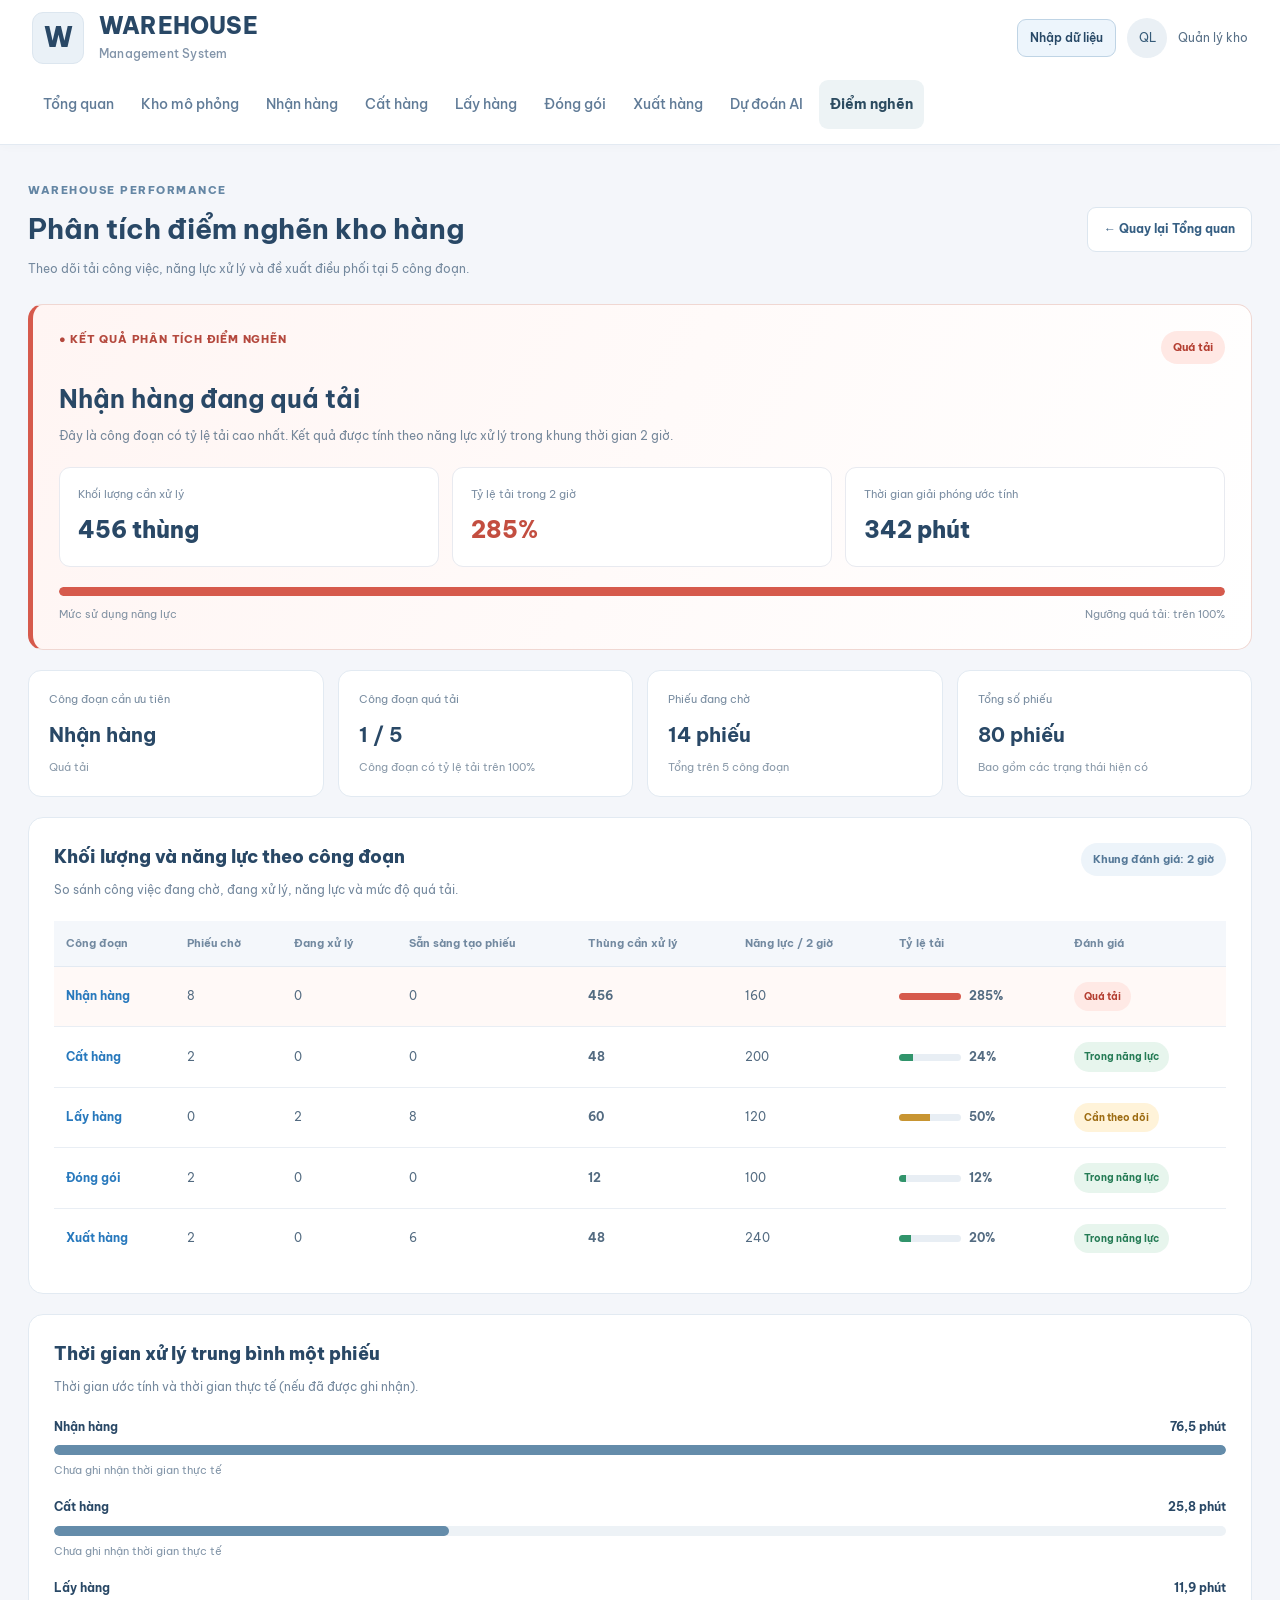
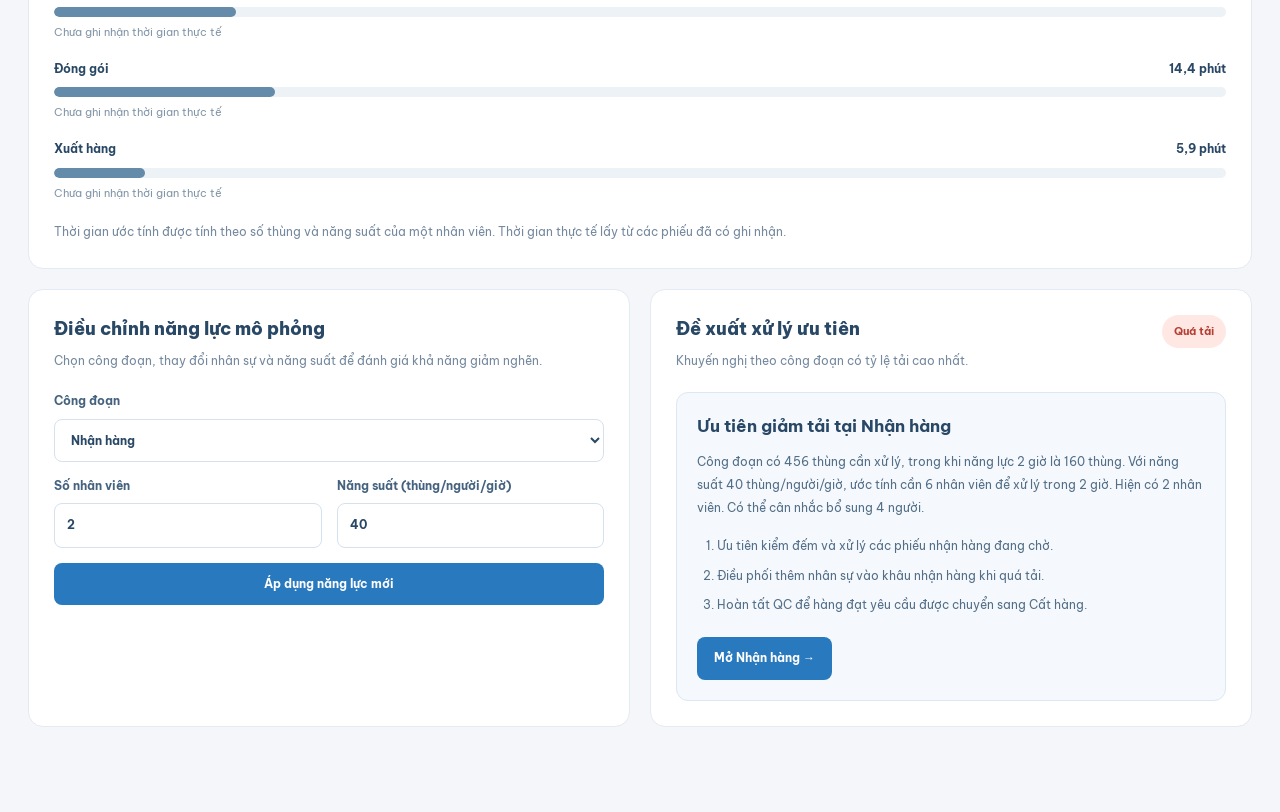
<file: bottleneck_analysis.html>
<!DOCTYPE html>
<html lang="vi">
<head>
<meta charset="UTF-8">
<meta name="viewport" content="width=device-width, initial-scale=1">
<title>Phân tích điểm nghẽn | SmartWMS</title>

<link rel="stylesheet" href="style.css?v=7">
<link rel="stylesheet" href="smartwms-unified.css?v=1">
<link rel="preconnect" href="https://fonts.googleapis.com">
<link rel="preconnect" href="https://fonts.gstatic.com" crossorigin>
<link href="https://fonts.googleapis.com/css2?family=Be+Vietnam+Pro:wght@400;500;600;700;800&display=swap" rel="stylesheet">

<style>
/* ===== SMARTWMS - BOTTLENECK ANALYSIS ===== */

body[data-mode="bottleneck"] {
  font-family: "Be Vietnam Pro", sans-serif;
  background: #f4f7fb;
  color: #294866;
  font-size: 13px;
}

.bn-main {
  width: calc(100% - 56px);
  max-width: 1320px;
  margin: 34px auto 65px;
}

.bn-heading {
  display: flex;
  align-items: center;
  justify-content: space-between;
  gap: 20px;
  margin-bottom: 24px;
}

.bn-eyebrow {
  color: #6486a4;
  font-size: 11px;
  font-weight: 800;
  letter-spacing: 1.5px;
}

.bn-heading h1 {
  margin: 10px 0;
  font-size: 28px;
  line-height: 1.4;
  color: #294866;
}

.bn-heading p,
.bn-muted {
  color: #74899e;
  font-size: 12px;
  line-height: 1.8;
  margin: 0;
}

.bn-back {
  padding: 12px 16px;
  background: white;
  border: 1px solid #dce6ef;
  border-radius: 9px;
  color: #365f83;
  text-decoration: none;
  font-size: 12px;
  font-weight: 700;
  white-space: nowrap;
}

/* ===== MAIN ALERT ===== */

.bn-alert {
  background: linear-gradient(115deg, #fff5f3, #ffffff);
  border: 1px solid #f0d7d2;
  border-left: 5px solid #d65a4c;
  border-radius: 15px;
  padding: 26px;
  margin-bottom: 20px;
}

.bn-alert.medium {
  background: linear-gradient(115deg, #fff9ed, #fff);
  border-color: #f0dfb8;
  border-left-color: #c89532;
}

.bn-alert.low {
  background: linear-gradient(115deg, #f0faf4, #fff);
  border-color: #cfe8da;
  border-left-color: #31946b;
}

.bn-alert-top,
.bn-panel-head {
  display: flex;
  align-items: flex-start;
  justify-content: space-between;
  gap: 14px;
  flex-wrap: wrap;
}

.bn-alert-label {
  color: #b4483d;
  font-size: 11px;
  font-weight: 800;
  letter-spacing: 0.8px;
}

.bn-alert.medium .bn-alert-label {
  color: #a6771e;
}

.bn-alert.low .bn-alert-label {
  color: #287d58;
}

.bn-badge {
  display: inline-block;
  border-radius: 30px;
  padding: 8px 12px;
  font-size: 11px;
  font-weight: 700;
  background: #ffe8e4;
  color: #b43e31;
}

.bn-badge.medium {
  background: #fff0d0;
  color: #9d6c13;
}

.bn-badge.low {
  background: #e3f4e9;
  color: #267c56;
}

.bn-alert h2 {
  font-size: 25px;
  line-height: 1.45;
  margin: 17px 0 8px;
  color: #294866;
}

.bn-alert-description {
  font-size: 12px;
  line-height: 1.8;
  color: #75879a;
  margin: 0 0 20px;
}

.bn-alert-metrics {
  display: grid;
  grid-template-columns: repeat(3, minmax(0, 1fr));
  gap: 13px;
}

.bn-alert-metric {
  padding: 18px;
  background: #fff;
  border: 1px solid #e8eaf0;
  border-radius: 11px;
}

.bn-alert-metric span {
  display: block;
  color: #7a8da2;
  font-size: 11px;
  margin-bottom: 9px;
}

.bn-alert-metric strong {
  display: block;
  font-size: 23px;
  font-weight: 800;
  color: #294866;
  overflow-wrap: anywhere;
}

.bn-alert-metric strong.emphasis {
  color: #c34e40;
}

.bn-alert.medium .emphasis {
  color: #a6771e;
}

.bn-alert.low .emphasis {
  color: #287d58;
}

.bn-progress {
  height: 9px;
  margin-top: 20px;
  background: #e9eef3;
  border-radius: 30px;
  overflow: hidden;
}

.bn-progress-fill {
  height: 100%;
  width: 0;
  background: #d65a4c;
  border-radius: 30px;
  transition: width 0.3s;
}

.bn-alert.medium .bn-progress-fill {
  background: #c89532;
}

.bn-alert.low .bn-progress-fill {
  background: #31946b;
}

.bn-progress-label {
  display: flex;
  justify-content: space-between;
  gap: 10px;
  color: #8292a3;
  font-size: 11px;
  margin-top: 10px;
}

/* ===== KPI CARDS ===== */

.bn-kpis {
  display: grid;
  grid-template-columns: repeat(4, minmax(0, 1fr));
  gap: 14px;
  margin-bottom: 20px;
}

.bn-kpi {
  padding: 20px;
  background: white;
  border: 1px solid #e2eaf2;
  border-radius: 13px;
  min-width: 0;
}

.bn-kpi-label {
  display: block;
  color: #788ca0;
  font-size: 11px;
  margin-bottom: 12px;
}

.bn-kpi strong {
  display: block;
  font-size: 20px;
  line-height: 1.5;
  color: #294866;
  overflow-wrap: anywhere;
}

.bn-kpi small {
  display: block;
  color: #8999a9;
  font-size: 11px;
  line-height: 1.7;
  margin-top: 8px;
}

/* ===== PANELS ===== */

.bn-panel {
  background: #fff;
  border: 1px solid #e2eaf2;
  border-radius: 15px;
  padding: 25px;
  margin-bottom: 20px;
}

.bn-panel-head {
  margin-bottom: 20px;
}

.bn-panel h2 {
  margin: 0 0 8px;
  color: #294866;
  font-size: 18px;
  font-weight: 800;
}

.bn-panel p {
  color: #75899e;
  font-size: 12px;
  line-height: 1.8;
  margin: 0;
}

.bn-info {
  padding: 8px 12px;
  border-radius: 30px;
  background: #edf4fa;
  color: #557897;
  font-size: 11px;
  font-weight: 700;
  white-space: nowrap;
}

/* ===== TABLE ===== */

.bn-table-wrap {
  width: 100%;
  overflow-x: auto;
}

.bn-table {
  width: 100%;
  border-collapse: collapse;
  white-space: nowrap;
  font-size: 12px;
}

.bn-table th {
  padding: 14px 12px;
  text-align: left;
  background: #f3f7fb;
  color: #56718b;
  font-size: 11px;
  font-weight: 700;
}

.bn-table td {
  padding: 15px 12px;
  color: #38526b;
  border-bottom: 1px solid #e9eef4;
}

.bn-table tbody tr:last-child td {
  border-bottom: 0;
}

.bn-table tbody tr:hover td {
  background: #f8fbfe;
}

.bn-table tr.bn-highlight td {
  background: #fff9f7;
}

.bn-table a {
  color: #2879bd;
  text-decoration: none;
  font-weight: 700;
}

.bn-load {
  display: flex;
  align-items: center;
  gap: 8px;
}

.bn-load-track {
  display: inline-block;
  width: 62px;
  height: 7px;
  background: #e8eef4;
  border-radius: 20px;
  overflow: hidden;
}

.bn-load-fill {
  display: block;
  height: 100%;
  background: #31946b;
}

.bn-load-fill.medium {
  background: #c89532;
}

.bn-load-fill.high {
  background: #d65a4c;
}

.bn-status {
  display: inline-block;
  border-radius: 30px;
  padding: 7px 10px;
  background: #e7f5ed;
  color: #267c56;
  font-size: 10px;
  font-weight: 700;
}

.bn-status.medium {
  background: #fff3d9;
  color: #9d6c13;
}

.bn-status.high {
  background: #ffe9e5;
  color: #b43e31;
}

/* ===== CHART ===== */

.bn-chart-item {
  margin-bottom: 19px;
}

.bn-chart-head {
  display: flex;
  justify-content: space-between;
  gap: 10px;
  color: #294866;
  font-size: 12px;
  margin-bottom: 9px;
}

.bn-chart-track {
  height: 10px;
  background: #edf2f6;
  border-radius: 20px;
  overflow: hidden;
}

.bn-chart-fill {
  display: block;
  height: 100%;
  background: #648caa;
  border-radius: 20px;
}

.bn-chart-note {
  color: #8295a8;
  font-size: 11px;
  margin-top: 7px;
}

/* ===== FORM AND RECOMMENDATIONS ===== */

.bn-bottom {
  display: grid;
  grid-template-columns: repeat(2, minmax(0, 1fr));
  gap: 20px;
}

.bn-form {
  display: grid;
  grid-template-columns: repeat(2, minmax(0, 1fr));
  gap: 15px;
}

.bn-field {
  display: flex;
  flex-direction: column;
  gap: 8px;
  color: #45627f;
  font-size: 12px;
  font-weight: 700;
}

.bn-field.full {
  grid-column: 1 / -1;
}

.bn-field input,
.bn-field select {
  width: 100%;
  min-width: 0;
  padding: 12px;
  background: white;
  color: #294866;
  border: 1px solid #d5e2ed;
  border-radius: 8px;
  font: inherit;
  font-size: 12px;
}

.bn-field input:focus,
.bn-field select:focus {
  outline: 2px solid #b7d5ec;
  border-color: #2879bd;
}

.bn-btn {
  display: inline-flex;
  justify-content: center;
  align-items: center;
  padding: 12px 17px;
  border: 0;
  border-radius: 8px;
  background: #2879bd;
  color: white !important;
  font: inherit;
  font-size: 12px;
  font-weight: 700;
  text-decoration: none;
  cursor: pointer;
}

.bn-btn:hover {
  background: #1d639c;
}

.bn-form .bn-btn {
  grid-column: 1 / -1;
}

.bn-form-status {
  margin-top: 12px !important;
  min-height: 18px;
  color: #287d58 !important;
  font-size: 11px !important;
}

.bn-recommend {
  padding: 20px;
  background: #f5f9fd;
  border: 1px solid #dce8f3;
  border-radius: 12px;
}

.bn-recommend h3 {
  margin: 0 0 12px;
  color: #294866;
  font-size: 17px;
}

.bn-recommend p {
  color: #536e87;
  line-height: 1.9;
}

.bn-actions {
  margin: 15px 0 20px;
  padding-left: 20px;
  color: #536e87;
  font-size: 12px;
  line-height: 1.9;
}

.bn-actions li {
  margin-bottom: 7px;
}

.bn-error {
  padding: 15px;
  border: 1px solid #f1c9c3;
  background: #fff4f2;
  color: #a33c31;
  border-radius: 9px;
  font-size: 12px;
  margin-bottom: 20px;
}

/* ===== RESPONSIVE ===== */

@media (max-width: 1000px) {
  .bn-kpis {
    grid-template-columns: repeat(2, minmax(0, 1fr));
  }

  .bn-bottom {
    grid-template-columns: 1fr;
  }
}

@media (max-width: 650px) {
  .bn-main {
    width: calc(100% - 28px);
    margin: 24px auto;
  }

  .bn-heading {
    flex-direction: column;
    align-items: flex-start;
  }

  .bn-heading h1 {
    font-size: 23px;
  }

  .bn-alert,
  .bn-panel {
    padding: 17px;
  }

  .bn-alert h2 {
    font-size: 21px;
  }

  .bn-alert-metrics {
    grid-template-columns: 1fr;
  }

  .bn-kpis {
    gap: 9px;
  }

  .bn-kpi {
    padding: 13px;
  }

  .bn-kpi strong {
    font-size: 17px;
  }

  .bn-form {
    grid-template-columns: 1fr;
  }

  .bn-field.full,
  .bn-form .bn-btn {
    grid-column: auto;
  }
}
</style>
</head>

<body data-mode="bottleneck">

<header class="topbar">
  <div class="brand">
    <span class="brand-icon">W</span>
    <div>
      <h2>WAREHOUSE</h2>
      <small>Management System</small>
    </div>
  </div>

  <nav class="navigation" aria-label="Điều hướng chính">
    <a href="index.html">Tổng quan</a>
    <a href="simulation.html">Kho mô phỏng</a>
    <a href="stage.html?stage=receiving">Nhận hàng</a>
    <a href="stage.html?stage=putaway">Cất hàng</a>
    <a href="stage.html?stage=picking">Lấy hàng</a>
    <a href="stage.html?stage=packing">Đóng gói</a>
    <a href="stage.html?stage=shipping">Xuất hàng</a>
    <a href="ai_dashboard.html">Dự đoán AI</a>
    <a href="bottleneck_analysis.html"
       class="active" aria-current="page">Điểm nghẽn</a>
  </nav>

  <div class="user">
    <a class="data-import-link" href="import.html">Nhập dữ liệu</a>
    <span class="avatar">QL</span>
    <span>Quản lý kho</span>
  </div>
</header>

<main class="bn-main">

  <!-- PAGE HEADER -->
  <div class="bn-heading">
    <div>
      <span class="bn-eyebrow">WAREHOUSE PERFORMANCE</span>
      <h1>Phân tích điểm nghẽn kho hàng</h1>
      <p>
        Theo dõi tải công việc, năng lực xử lý và đề xuất
        điều phối tại 5 công đoạn.
      </p>
    </div>
    <a class="bn-back" href="index.html">
      ← Quay lại Tổng quan
    </a>
  </div>

  <!-- ERROR MESSAGE -->
  <div id="bn-error" class="bn-error" hidden></div>

  <!-- PRIMARY ALERT -->
  <section class="bn-alert" id="bn-alert" aria-live="polite">
    <div class="bn-alert-top">
      <span class="bn-alert-label">
        ● KẾT QUẢ PHÂN TÍCH ĐIỂM NGHẼN
      </span>
      <span class="bn-badge" id="bn-risk-badge">
        Đang phân tích
      </span>
    </div>

    <h2 id="bn-headline">Đang đọc dữ liệu...</h2>
    <p class="bn-alert-description" id="bn-description">
      Phân tích khối lượng và năng lực trong 2 giờ.
    </p>

    <div class="bn-alert-metrics">
      <div class="bn-alert-metric">
        <span>Khối lượng cần xử lý</span>
        <strong id="bn-workload">—</strong>
      </div>

      <div class="bn-alert-metric">
        <span>Tỷ lệ tải trong 2 giờ</span>
        <strong class="emphasis" id="bn-percent">—</strong>
      </div>

      <div class="bn-alert-metric">
        <span>Thời gian giải phóng ước tính</span>
        <strong id="bn-queue">—</strong>
      </div>
    </div>

    <div class="bn-progress">
      <div class="bn-progress-fill" id="bn-progress-fill"></div>
    </div>

    <div class="bn-progress-label">
      <span>Mức sử dụng năng lực</span>
      <span>Ngưỡng quá tải: trên 100%</span>
    </div>
  </section>

  <!-- KPI CARDS -->
  <div class="bn-kpis" id="bn-kpis"></div>

  <!-- STAGE COMPARISON -->
  <section class="bn-panel">
    <div class="bn-panel-head">
      <div>
        <h2>Khối lượng và năng lực theo công đoạn</h2>
        <p>
          So sánh công việc đang chờ, đang xử lý,
          năng lực và mức độ quá tải.
        </p>
      </div>
      <span class="bn-info">Khung đánh giá: 2 giờ</span>
    </div>

    <div class="bn-table-wrap">
      <table class="bn-table">
        <thead>
          <tr>
            <th>Công đoạn</th>
            <th>Phiếu chờ</th>
            <th>Đang xử lý</th>
            <th>Sẵn sàng tạo phiếu</th>
            <th>Thùng cần xử lý</th>
            <th>Năng lực / 2 giờ</th>
            <th>Tỷ lệ tải</th>
            <th>Đánh giá</th>
          </tr>
        </thead>
        <tbody id="bn-table-body"></tbody>
      </table>
    </div>
  </section>

  <!-- PROCESSING TIME -->
  <section class="bn-panel">
    <div class="bn-panel-head">
      <div>
        <h2>Thời gian xử lý trung bình một phiếu</h2>
        <p>
          Thời gian ước tính và thời gian thực tế
          (nếu đã được ghi nhận).
        </p>
      </div>
    </div>

    <div id="bn-chart"></div>

    <p class="bn-muted">
      Thời gian ước tính được tính theo số thùng và năng suất
      của một nhân viên. Thời gian thực tế lấy từ các phiếu
      đã có ghi nhận.
    </p>
  </section>

  <!-- CAPACITY + RECOMMENDATIONS -->
  <div class="bn-bottom">

    <section class="bn-panel">
      <div class="bn-panel-head">
        <div>
          <h2>Điều chỉnh năng lực mô phỏng</h2>
          <p>
            Chọn công đoạn, thay đổi nhân sự và năng suất
            để đánh giá khả năng giảm nghẽn.
          </p>
        </div>
      </div>

      <form class="bn-form" id="bn-capacity-form">
        <label class="bn-field full">
          Công đoạn
          <select name="stage" id="bn-stage" required>
            <option value="receiving">Nhận hàng</option>
            <option value="putaway">Cất hàng</option>
            <option value="picking">Lấy hàng</option>
            <option value="packing">Đóng gói</option>
            <option value="shipping">Xuất hàng</option>
          </select>
        </label>

        <label class="bn-field">
          Số nhân viên
          <input
            type="number"
            name="workers"
            id="bn-workers"
            min="1"
            max="20"
            step="1"
            required
          >
        </label>

        <label class="bn-field">
          Năng suất (thùng/người/giờ)
          <input
            type="number"
            name="perHour"
            id="bn-per-hour"
            min="1"
            max="500"
            step="1"
            required
          >
        </label>

        <button class="bn-btn" type="submit">
          Áp dụng năng lực mới
        </button>
      </form>

      <p class="bn-form-status"
         id="bn-capacity-status"
         role="status"></p>
    </section>

    <section class="bn-panel">
      <div class="bn-panel-head">
        <div>
          <h2>Đề xuất xử lý ưu tiên</h2>
          <p>
            Khuyến nghị theo công đoạn có tỷ lệ tải cao nhất.
          </p>
        </div>
        <span class="bn-badge" id="bn-action-badge">
          Đang phân tích
        </span>
      </div>

      <div class="bn-recommend">
        <h3 id="bn-action-title">Đang phân tích...</h3>
        <p id="bn-action-text"></p>
        <ol class="bn-actions" id="bn-action-list"></ol>
        <a class="bn-btn"
           id="bn-action-link"
           href="stage.html?stage=receiving">
          Mở công đoạn →
        </a>
      </div>
    </section>

  </div>
</main>

<!-- SHARED DATA SOURCE -->
<script src="wms-demo.js?v=7"></script>

<script>
(function () {
  "use strict";

  const names = {
    receiving: "Nhận hàng",
    putaway: "Cất hàng",
    picking: "Lấy hàng",
    packing: "Đóng gói",
    shipping: "Xuất hàng"
  };

  const riskLabels = {
    HIGH: "Quá tải",
    MEDIUM: "Cần theo dõi",
    LOW: "Trong năng lực"
  };

  const advice = {
    receiving: [
      "Ưu tiên kiểm đếm và xử lý các phiếu nhận hàng đang chờ.",
      "Điều phối thêm nhân sự vào khâu nhận hàng khi quá tải.",
      "Hoàn tất QC để hàng đạt yêu cầu được chuyển sang Cất hàng."
    ],
    putaway: [
      "Ưu tiên các lô hàng đã đạt QC và đang chờ cất.",
      "Sắp xếp vị trí lưu trữ hợp lý để giảm quãng đường di chuyển.",
      "Theo dõi khả năng tiếp nhận của khu vực lưu trữ."
    ],
    picking: [
      "Ưu tiên đơn hàng đến hạn và các phiếu đang xử lý.",
      "Kiểm tra tồn kho và vị trí hàng trước khi lấy.",
      "Điều phối nhân sự để hạn chế tồn đọng đơn."
    ],
    packing: [
      "Ưu tiên phiếu lấy hàng đã hoàn tất.",
      "Chuẩn bị đủ nhân sự và vật tư đóng gói.",
      "Kiểm tra kiện hàng trước khi chuyển sang Xuất hàng."
    ],
    shipping: [
      "Ưu tiên đơn đã đóng gói và sẵn sàng bàn giao.",
      "Sắp xếp lịch xe và nhân sự xuất hàng.",
      "Đối chiếu kiện hàng và hoàn tất xác nhận xuất kho."
    ]
  };

  const $ = id => document.getElementById(id);

  const number = value => {
    const n = Number(value);
    return Number.isFinite(n) ? n : 0;
  };

  const format = value =>
    number(value).toLocaleString("vi-VN", {
      maximumFractionDigits: 1
    });

  const safeText = value =>
    String(value == null ? "" : value)
      .replace(/&/g, "&amp;")
      .replace(/</g, "&lt;")
      .replace(/>/g, "&gt;")
      .replace(/"/g, "&quot;")
      .replace(/'/g, "&#39;");

  const riskClass = risk =>
    risk === "HIGH" ? "high" :
    risk === "MEDIUM" ? "medium" : "low";

  let stats = [];
  let initialized = false;

  function showError(message) {
    const element = $("bn-error");
    element.textContent = message;
    element.hidden = false;
  }

  function clearError() {
    $("bn-error").textContent = "";
    $("bn-error").hidden = true;
  }

  function fillCapacityForm() {
    const stage = $("bn-stage").value;
    const item = stats.find(row => row.stage === stage);

    if (!item) return;

    $("bn-workers").value = item.workers;
    $("bn-per-hour").value = item.perHour;
  }

  function render() {
    // wms-demo.js declares WmsDemo using top-level const.
    // Do not check window.WmsDemo here.
    if (
      typeof WmsDemo === "undefined" ||
      typeof WmsDemo.analysis !== "function"
    ) {
      showError(
        "Không thể tải hệ thống dữ liệu WMS. " +
        "Vui lòng kiểm tra file wms-demo.js."
      );
      return;
    }

    let result;

    try {
      result = WmsDemo.analysis();
    } catch (error) {
      console.error("WMS analysis error:", error);
      showError(
        "Không thể đọc dữ liệu phân tích: " +
        (error.message || "Lỗi không xác định")
      );
      return;
    }

    if (!Array.isArray(result) || result.length === 0) {
      showError("Chưa có dữ liệu phân tích hợp lệ.");
      return;
    }

    clearError();
    stats = result;

    const ordered = [...stats].sort(
      (a, b) =>
        number(b.loadPercent) - number(a.loadPercent)
    );

    const worst = ordered[0];
    const stageName = names[worst.stage] || worst.stage;
    const workload = number(worst.workload);
    const percent = number(worst.loadPercent);

    const totalWorkload = stats.reduce(
      (sum, item) => sum + number(item.workload),
      0
    );

    const totalWaiting = stats.reduce(
      (sum, item) => sum + number(item.waiting),
      0
    );

    const totalTickets = stats.reduce(
      (sum, item) => sum + number(item.total),
      0
    );

    const overloaded = stats.filter(
      item => item.risk === "HIGH"
    ).length;

    const hasWorkload = totalWorkload > 0;

    const risk = !hasWorkload
      ? "LOW"
      : worst.risk;

    const cls = riskClass(risk);

    // ===== PRIMARY ALERT =====

    $("bn-alert").className =
      "bn-alert " + (cls === "high" ? "" : cls);

    $("bn-risk-badge").className =
      "bn-badge " + cls;

    $("bn-risk-badge").textContent =
      riskLabels[risk] || "Chưa xác định";

    if (!hasWorkload) {
      $("bn-headline").textContent =
        "Chưa phát hiện điểm nghẽn";

      $("bn-description").textContent =
        "Hiện không có khối lượng cần xử lý " +
        "theo dữ liệu mô phỏng.";
    } else {
      $("bn-headline").textContent =
        stageName + (
          risk === "HIGH" ? " đang quá tải" :
          risk === "MEDIUM" ? " cần theo dõi" :
          " đang trong năng lực"
        );

      $("bn-description").textContent =
        "Đây là công đoạn có tỷ lệ tải cao nhất. " +
        "Kết quả được tính theo năng lực xử lý " +
        "trong khung thời gian 2 giờ.";
    }

    $("bn-workload").textContent =
      format(hasWorkload ? workload : 0) + " thùng";

    $("bn-percent").textContent =
      format(hasWorkload ? percent : 0) + "%";

    $("bn-queue").textContent =
      format(hasWorkload ? worst.queueMinutes : 0) +
      " phút";

    $("bn-progress-fill").style.width =
      Math.min(100, Math.max(0, percent)) + "%";

    // ===== KPI CARDS =====

    const kpis = [
      {
        label: "Công đoạn cần ưu tiên",
        value: hasWorkload ? stageName : "Không có",
        note: hasWorkload
          ? riskLabels[risk]
          : "Chưa có khối lượng chờ"
      },
      {
        label: "Công đoạn quá tải",
        value: format(overloaded) + " / 5",
        note: "Công đoạn có tỷ lệ tải trên 100%"
      },
      {
        label: "Phiếu đang chờ",
        value: format(totalWaiting) + " phiếu",
        note: "Tổng trên 5 công đoạn"
      },
      {
        label: "Tổng số phiếu",
        value: format(totalTickets) + " phiếu",
        note: "Bao gồm các trạng thái hiện có"
      }
    ];

    $("bn-kpis").innerHTML = kpis.map(item => `
      <div class="bn-kpi">
        <span class="bn-kpi-label">
          ${safeText(item.label)}
        </span>
        <strong>${safeText(item.value)}</strong>
        <small>${safeText(item.note)}</small>
      </div>
    `).join("");

    // ===== TABLE =====

    $("bn-table-body").innerHTML = stats.map(item => {
      const stage = names[item.stage] || item.stage;
      const load = number(item.loadPercent);
      const currentRisk = item.risk || "LOW";
      const currentClass = riskClass(currentRisk);

      const highlight =
        hasWorkload &&
        item.stage === worst.stage;

      return `
        <tr class="${highlight ? "bn-highlight" : ""}">
          <td>
            <a href="stage.html?stage=${encodeURIComponent(item.stage)}">
              ${safeText(stage)}
            </a>
          </td>
          <td>${format(item.waiting)}</td>
          <td>${format(item.active)}</td>
          <td>${format(item.ready)}</td>
          <td><strong>${format(item.workload)}</strong></td>
          <td>${format(number(item.capacity) * 2)}</td>
          <td>
            <div class="bn-load">
              <span class="bn-load-track">
                <span
                  class="bn-load-fill ${currentClass}"
                  style="width:${Math.min(100, Math.max(0, load))}%">
                </span>
              </span>
              <strong>${format(load)}%</strong>
            </div>
          </td>
          <td>
            <span class="bn-status ${currentClass}">
              ${safeText(riskLabels[currentRisk] || "Chưa xác định")}
            </span>
          </td>
        </tr>
      `;
    }).join("");

    // ===== PROCESSING TIME =====

    const maxAverage = Math.max(
      1,
      ...stats.map(item => number(item.average))
    );

    $("bn-chart").innerHTML = stats.map(item => {
      const average = number(item.average);
      const width = Math.min(
        100,
        Math.max(0, 100 * average / maxAverage)
      );

      const actualText =
        item.actual === null ||
        item.actual === undefined
          ? "Chưa ghi nhận thời gian thực tế"
          : "Thực tế: " + format(item.actual) + " phút";

      return `
        <div class="bn-chart-item">
          <div class="bn-chart-head">
            <strong>${safeText(names[item.stage] || item.stage)}</strong>
            <strong>${format(average)} phút</strong>
          </div>

          <div class="bn-chart-track">
            <span class="bn-chart-fill"
                  style="width:${width}%"></span>
          </div>

          <div class="bn-chart-note">
            ${safeText(actualText)}
          </div>
        </div>
      `;
    }).join("");

    // ===== RECOMMENDATIONS =====

    $("bn-action-badge").className =
      "bn-badge " + cls;

    $("bn-action-badge").textContent =
      riskLabels[risk] || "Chưa xác định";

    let actionTitle = "";
    let actionText = "";
    let actionSteps = [];

    if (!hasWorkload) {
      actionTitle = "Chưa cần điều phối bổ sung";

      actionText =
        "Hiện không có khối lượng cần xử lý. " +
        "Tiếp tục theo dõi khi phát sinh phiếu mới.";

      actionSteps = [
        "Theo dõi lượng hàng mới phát sinh.",
        "Duy trì năng lực xử lý của các công đoạn.",
        "Kiểm tra lại khi nhập thêm dữ liệu mô phỏng."
      ];
    } else {
      const workers = number(worst.workers);
      const perHour = number(worst.perHour);

      const requiredWorkers = perHour > 0
        ? Math.ceil(workload / (2 * perHour))
        : 0;

      const extraWorkers = Math.max(
        0,
        requiredWorkers - workers
      );

      actionSteps = advice[worst.stage] || [];

      if (risk === "HIGH") {
        actionTitle = "Ưu tiên giảm tải tại " + stageName;

        actionText =
          "Công đoạn có " + format(workload) +
          " thùng cần xử lý, trong khi năng lực 2 giờ " +
          "là " + format(number(worst.capacity) * 2) +
          " thùng. Với năng suất " + format(perHour) +
          " thùng/người/giờ, ước tính cần " +
          format(requiredWorkers) +
          " nhân viên để xử lý trong 2 giờ. " +
          "Hiện có " + format(workers) + " nhân viên." +
          (extraWorkers > 0
            ? " Có thể cân nhắc bổ sung " +
              format(extraWorkers) + " người."
            : "");
      } else if (risk === "MEDIUM") {
        actionTitle = "Theo dõi " + stageName;

        actionText =
          "Công đoạn đang sử dụng " +
          format(percent) +
          "% năng lực trong 2 giờ. " +
          "Cần theo dõi khối lượng phát sinh " +
          "để tránh chuyển sang trạng thái quá tải.";
      } else {
        actionTitle = "Duy trì vận hành ổn định";

        actionText =
          "Công đoạn có tỷ lệ tải cao nhất là " +
          stageName + " (" + format(percent) +
          "%). Khối lượng hiện vẫn nằm " +
          "trong năng lực xử lý dự kiến.";
      }
    }

    $("bn-action-title").textContent = actionTitle;
    $("bn-action-text").textContent = actionText;

    $("bn-action-list").innerHTML =
      actionSteps.map(step =>
        `<li>${safeText(step)}</li>`
      ).join("");

    $("bn-action-link").href =
      "stage.html?stage=" +
      encodeURIComponent(worst.stage);

    $("bn-action-link").textContent =
      "Mở " + stageName + " →";

    // ===== CAPACITY FORM =====
    // Keep the user's selected stage when data refreshes.

    const select = $("bn-stage");

    if (!initialized) {
      select.value = hasWorkload
        ? worst.stage
        : "receiving";

      initialized = true;
    }

    if (!stats.some(item => item.stage === select.value)) {
      select.value = worst.stage;
    }

    fillCapacityForm();
  }

  // ===== CHANGE SELECTED STAGE =====

  $("bn-stage").addEventListener(
    "change",
    function () {
      fillCapacityForm();
      $("bn-capacity-status").textContent = "";
    }
  );

  // ===== SAVE CAPACITY =====

  $("bn-capacity-form").addEventListener(
    "submit",
    async function (event) {
      event.preventDefault();

      const stage = $("bn-stage").value;
      const workers = Number($("bn-workers").value);
      const perHour = Number($("bn-per-hour").value);
      const status = $("bn-capacity-status");

      if (
        !Object.prototype.hasOwnProperty.call(names, stage)
      ) {
        status.textContent = "Công đoạn không hợp lệ.";
        return;
      }

      if (
        !Number.isInteger(workers) ||
        workers < 1 ||
        workers > 20 ||
        !Number.isInteger(perHour) ||
        perHour < 1 ||
        perHour > 500
      ) {
        status.textContent =
          "Nhập 1–20 nhân viên và " +
          "1–500 thùng/người/giờ.";
        return;
      }

      const button = this.querySelector(
        'button[type="submit"]'
      );

      button.disabled = true;
      status.textContent = "Đang cập nhật năng lực...";

      try {
        await WmsDemo.setCapacity(
          stage,
          workers,
          perHour
        );

        render();

        status.textContent =
          "Đã cập nhật năng lực cho " +
          names[stage] +
          ". Kết quả phân tích đã được tính lại.";
      } catch (error) {
        console.error("Capacity update error:", error);

        status.textContent =
          "Không thể cập nhật: " +
          (error.message || "Lỗi không xác định");
      } finally {
        button.disabled = false;
      }
    }
  );

  // ===== INITIALIZATION =====

  function safeRender() {
    try {
      render();
    } catch (error) {
      console.error("Bottleneck render error:", error);

      showError(
        "Trang phân tích gặp lỗi: " +
        (error.message || "Lỗi không xác định")
      );
    }
  }

  safeRender();

  window.addEventListener("pageshow", safeRender);

  window.addEventListener("wms:change", safeRender);

  window.addEventListener("storage", function (event) {
    if (
      typeof WmsDemo !== "undefined" &&
      event.key === WmsDemo.storageKey
    ) {
      safeRender();
    }
  });

})();
</script>

</body>
</html>
</file>
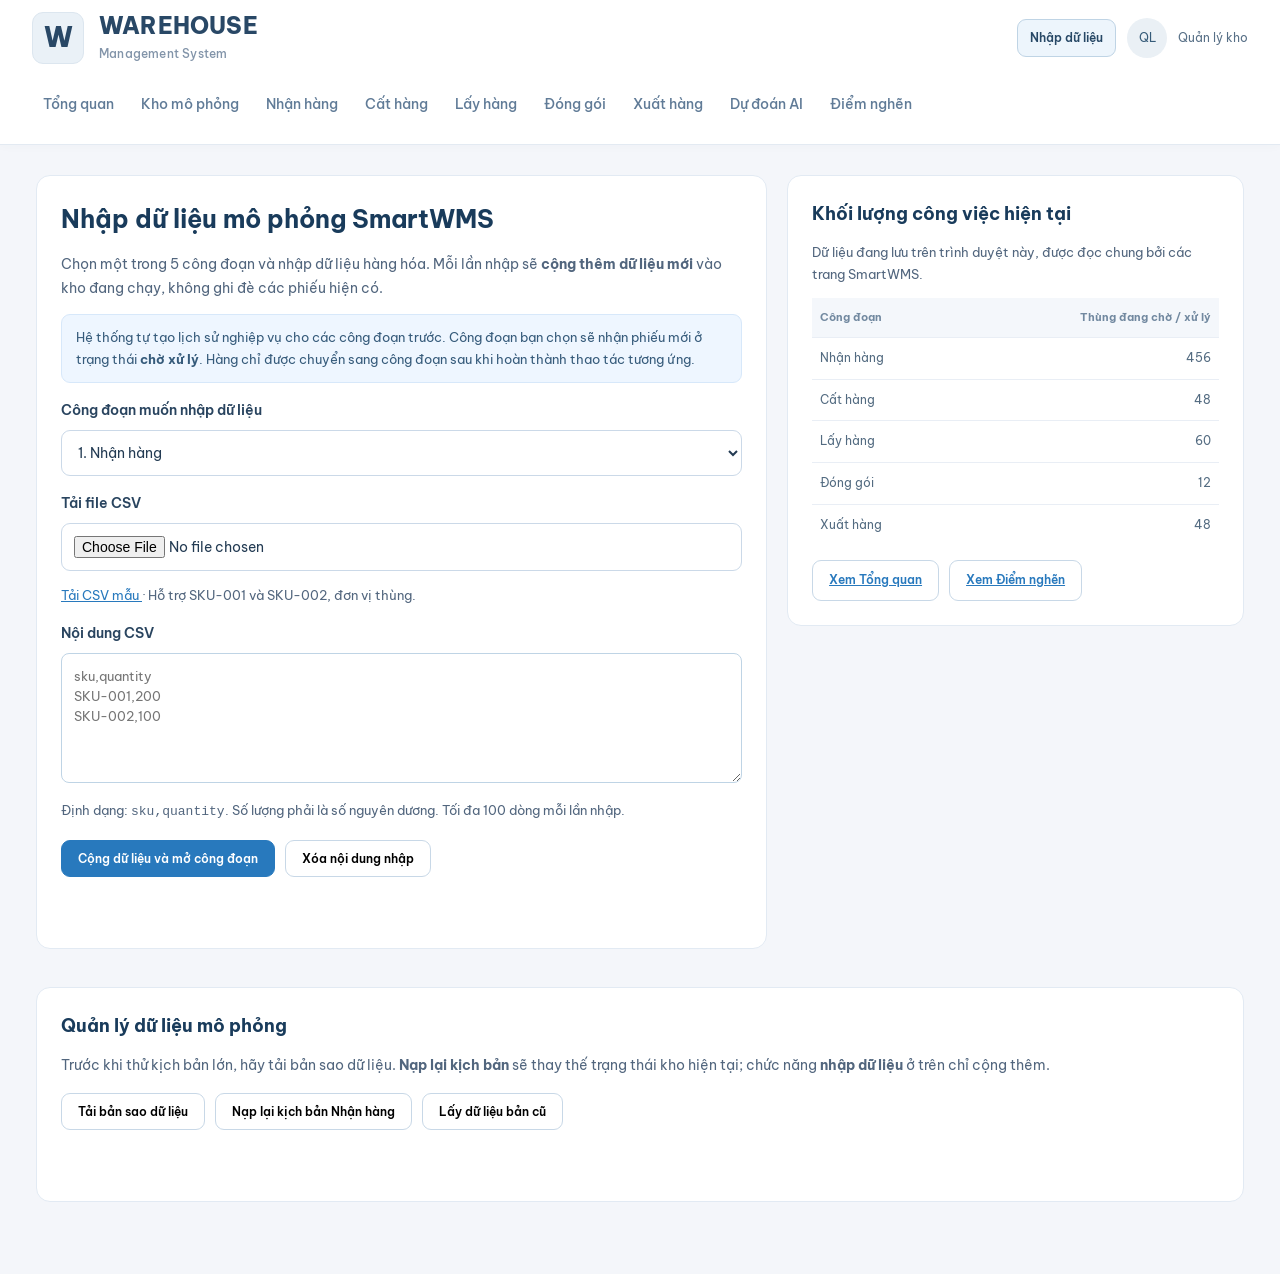
<file: import.html>
<!doctype html>
<html lang="vi">
<head>
  <meta charset="utf-8">
  <meta name="viewport" content="width=device-width, initial-scale=1">
  <title>Nhập dữ liệu mô phỏng | SmartWMS</title>

  <link rel="stylesheet" href="style.css?v=7">
  <link rel="stylesheet" href="smartwms-unified.css?v=1">

  <style>
    .import-layout {
      display: grid;
      grid-template-columns: minmax(0, 1.6fr) minmax(270px, 1fr);
      gap: 20px;
      align-items: start;
    }

    .import-card {
      background: #fff;
      border: 1px solid #e2eaf3;
      border-radius: 14px;
      padding: 24px;
      margin-bottom: 18px;
    }

    .import-card h1 {
      margin: 0 0 12px;
      color: #193b5b;
      font-size: 25px;
    }

    .import-card h2 {
      margin: 0 0 12px;
      color: #193b5b;
      font-size: 18px;
    }

    .import-card p {
      line-height: 1.7;
      color: #52667e;
    }

    .import-field {
      margin: 17px 0;
    }

    .import-field label {
      display: block;
      font-weight: 600;
      color: #29445f;
      margin-bottom: 8px;
    }

    .import-field select,
    .import-field textarea,
    .import-field input[type=file] {
      box-sizing: border-box;
      width: 100%;
      border: 1px solid #cbd9e8;
      border-radius: 9px;
      padding: 12px;
      font: inherit;
      color: #233b53;
      background: white;
    }

    .import-field textarea {
      min-height: 170px;
      resize: vertical;
      font-family: ui-monospace, Consolas, monospace;
      font-size: 13px;
    }

    .import-help {
      font-size: 13px;
      color: #667d94;
    }

    .import-notice {
      background: #eef6ff;
      border: 1px solid #d7e8fa;
      border-radius: 9px;
      padding: 12px 14px;
      color: #365b7b;
      font-size: 13px;
      line-height: 1.65;
    }

    .import-actions {
      display: flex;
      flex-wrap: wrap;
      gap: 10px;
      margin-top: 15px;
    }

    .import-actions .btn {
      border-radius: 8px;
      cursor: pointer;
    }

    .import-actions .btn-primary {
      background: #2379bd;
      color: white;
    }

    .import-actions .btn-primary:disabled {
      opacity: .55;
      cursor: wait;
    }

    .import-status {
      min-height: 22px;
      font-size: 13px;
      font-weight: 600;
      margin-top: 12px;
    }

    .import-status.error {
      color: #b42318;
    }

    .import-status.success {
      color: #157347;
    }

    .stage-summary {
      width: 100%;
      border-collapse: collapse;
      font-size: 13px;
    }

    .stage-summary th,
    .stage-summary td {
      padding: 11px 8px;
      border-bottom: 1px solid #e9eef5;
      text-align: left;
    }

    .stage-summary th {
      color: #637890;
      background: #f5f8fc;
    }

    .stage-summary td:last-child,
    .stage-summary th:last-child {
      text-align: right;
    }

    .stage-summary tr:last-child td {
      border-bottom: 0;
    }

    .import-footer {
      margin-top: 20px;
    }

    @media (max-width: 850px) {
      .import-layout {
        grid-template-columns: 1fr;
      }

      .import-card {
        padding: 18px;
      }
    }
  </style>
</head>

<body>
<header class="topbar">
  <div class="brand">
    <span class="brand-icon">W</span>
    <div>
      <h2>WAREHOUSE</h2>
      <small>Management System</small>
    </div>
  </div>

  <nav class="navigation" aria-label="Điều hướng chính">
    <a href="index.html">Tổng quan</a>
    <a href="simulation.html">Kho mô phỏng</a>
    <a href="stage.html?stage=receiving">Nhận hàng</a>
    <a href="stage.html?stage=putaway">Cất hàng</a>
    <a href="stage.html?stage=picking">Lấy hàng</a>
    <a href="stage.html?stage=packing">Đóng gói</a>
    <a href="stage.html?stage=shipping">Xuất hàng</a>
    <a href="ai_dashboard.html">Dự đoán AI</a>
    <a href="bottleneck_analysis.html">Điểm nghẽn</a>
  </nav>

  <div class="user">
    <a class="data-import-link" href="import.html" aria-current="page">
      Nhập dữ liệu
    </a>
    <span class="avatar">QL</span>
    <span>Quản lý kho</span>
  </div>
</header>

<main class="container">
  <div class="import-layout">

    <section class="import-card">
      <h1>Nhập dữ liệu mô phỏng SmartWMS</h1>

      <p>
        Chọn một trong 5 công đoạn và nhập dữ liệu hàng hóa.
        Mỗi lần nhập sẽ <strong>cộng thêm dữ liệu mới</strong>
        vào kho đang chạy, không ghi đè các phiếu hiện có.
      </p>

      <div class="import-notice">
        Hệ thống tự tạo lịch sử nghiệp vụ cho các công đoạn trước.
        Công đoạn bạn chọn sẽ nhận phiếu mới ở trạng thái
        <strong>chờ xử lý</strong>.
        Hàng chỉ được chuyển sang công đoạn sau khi hoàn thành
        thao tác tương ứng.
      </div>

      <form id="import-form">

        <div class="import-field">
          <label for="import-stage">
            Công đoạn muốn nhập dữ liệu
          </label>

          <select id="import-stage" required>
            <option value="receiving">1. Nhận hàng</option>
            <option value="putaway">2. Cất hàng</option>
            <option value="picking">3. Lấy hàng</option>
            <option value="packing">4. Đóng gói</option>
            <option value="shipping">5. Xuất hàng</option>
          </select>
        </div>

        <div class="import-field">
          <label for="import-file">Tải file CSV</label>

          <input
            id="import-file"
            type="file"
            accept=".csv,text/csv"
          >

          <p class="import-help">
            <a href="du-lieu-mau.csv" download>
              Tải CSV mẫu
            </a>
            · Hỗ trợ SKU-001 và SKU-002, đơn vị thùng.
          </p>
        </div>

        <div class="import-field">
          <label for="import-data">Nội dung CSV</label>

          <textarea
            id="import-data"
            required
            spellcheck="false"
            placeholder="sku,quantity&#10;SKU-001,200&#10;SKU-002,100"
          ></textarea>

          <p class="import-help">
            Định dạng: <code>sku,quantity</code>.
            Số lượng phải là số nguyên dương.
            Tối đa 100 dòng mỗi lần nhập.
          </p>
        </div>

        <div class="import-actions">
          <button
            id="import-submit"
            class="btn btn-primary"
            type="submit"
          >
            Cộng dữ liệu và mở công đoạn
          </button>

          <button
            id="import-clear"
            class="btn"
            type="button"
          >
            Xóa nội dung nhập
          </button>
        </div>

        <p
          id="import-status"
          class="import-status"
          role="status"
          aria-live="polite"
        ></p>
      </form>
    </section>

    <aside class="import-card">
      <h2>Khối lượng công việc hiện tại</h2>

      <p class="import-help">
        Dữ liệu đang lưu trên trình duyệt này,
        được đọc chung bởi các trang SmartWMS.
      </p>

      <table class="stage-summary">
        <thead>
          <tr>
            <th>Công đoạn</th>
            <th>Thùng đang chờ / xử lý</th>
          </tr>
        </thead>

        <tbody id="stage-summary-body">
          <tr>
            <td colspan="2">Đang tải...</td>
          </tr>
        </tbody>
      </table>

      <div class="import-actions">
        <a class="btn" href="index.html">
          Xem Tổng quan
        </a>

        <a class="btn" href="bottleneck_analysis.html">
          Xem Điểm nghẽn
        </a>
      </div>
    </aside>
  </div>

  <section class="import-card import-footer">
    <h2>Quản lý dữ liệu mô phỏng</h2>

    <p>
      Trước khi thử kịch bản lớn, hãy tải bản sao dữ liệu.
      <strong>Nạp lại kịch bản</strong> sẽ thay thế trạng thái kho hiện tại;
      chức năng <strong>nhập dữ liệu</strong> ở trên chỉ cộng thêm.
    </p>

    <div class="import-actions">
      <button id="export-data" type="button" class="btn">
        Tải bản sao dữ liệu
      </button>

      <button id="reset-data" type="button" class="btn">
        Nạp lại kịch bản Nhận hàng
      </button>

      <button id="restore-data" type="button" class="btn">
        Lấy dữ liệu bản cũ
      </button>
    </div>

    <p
      id="data-status"
      class="import-status"
      role="status"
    ></p>
  </section>
</main>

<script src="wms-demo.js?v=9"></script>

<script>
(() => {
  const fileInput = document.getElementById("import-file");
  const dataInput = document.getElementById("import-data");
  const status = document.getElementById("import-status");
  const submit = document.getElementById("import-submit");
  const stageInput = document.getElementById("import-stage");
  const dataStatus = document.getElementById("data-status");

  const stageNames = {
    receiving: "Nhận hàng",
    putaway: "Cất hàng",
    picking: "Lấy hàng",
    packing: "Đóng gói",
    shipping: "Xuất hàng"
  };

  function showStatus(element, message, type = "") {
    element.textContent = message;
    element.classList.remove("error", "success");

    if (type) {
      element.classList.add(type);
    }
  }

  function refreshSummary() {
    const tbody = document.getElementById("stage-summary-body");

    try {
      const result = WmsDemo.analysis();
      tbody.replaceChildren();

      for (const item of result) {
        const tr = document.createElement("tr");
        const name = document.createElement("td");
        const qty = document.createElement("td");

        name.textContent = stageNames[item.stage] || item.stage;

        qty.textContent = Number(
          item.workload || 0
        ).toLocaleString("vi-VN");

        tr.append(name, qty);
        tbody.append(tr);
      }

    } catch (error) {
      tbody.replaceChildren();

      const tr = document.createElement("tr");
      const td = document.createElement("td");

      td.colSpan = 2;
      td.textContent = "Không đọc được dữ liệu: " + error.message;

      tr.append(td);
      tbody.append(tr);
    }
  }

  fileInput.addEventListener("change", async () => {
    const file = fileInput.files[0];

    if (!file) return;

    submit.disabled = true;

    try {
      dataInput.value = await file.text();

      showStatus(
        status,
        "Đã đọc file CSV. Kiểm tra nội dung rồi nhấn Cộng dữ liệu."
      );

    } catch (error) {
      showStatus(
        status,
        "Không đọc được CSV: " + error.message,
        "error"
      );

    } finally {
      submit.disabled = false;
      fileInput.value = "";
    }
  });

  document.getElementById("import-clear").addEventListener(
    "click",
    () => {
      dataInput.value = "";
      showStatus(status, "");
    }
  );

  document.getElementById("import-form").addEventListener(
    "submit",
    async event => {
      event.preventDefault();

      submit.disabled = true;

      showStatus(
        status,
        "Đang tạo phiếu và đồng bộ dữ liệu..."
      );

      try {
        if (
          typeof WmsDemo.importStageScenario !== "function"
        ) {
          throw new Error(
            "Không tìm thấy importStageScenario(). " +
            "Kiểm tra phiên bản wms-demo.js đã lưu trên GitHub."
          );
        }

        const selectedStage = stageInput.value;

        const result = await WmsDemo.importStageScenario(
          selectedStage,
          dataInput.value
        );

        showStatus(
          status,
          "Đã cộng thêm " +
          Number(result.importedQty).toLocaleString("vi-VN") +
          " thùng vào " +
          stageNames[selectedStage] +
          ".",
          "success"
        );

        refreshSummary();

        location.assign(
          "stage.html?stage=" +
          encodeURIComponent(selectedStage)
        );

      } catch (error) {
        submit.disabled = false;

        showStatus(
          status,
          "Lỗi: " + error.message,
          "error"
        );
      }
    }
  );

  document.getElementById("export-data").addEventListener(
    "click",
    () => {
      try {
        const url = URL.createObjectURL(
          new Blob(
            [WmsDemo.exportData()],
            {type: "application/json"}
          )
        );

        const link = document.createElement("a");

        link.href = url;
        link.download = "SmartWMS-du-lieu.json";
        link.click();

        setTimeout(
          () => URL.revokeObjectURL(url),
          1000
        );

        showStatus(
          dataStatus,
          "Đã tạo bản sao dữ liệu.",
          "success"
        );

      } catch (error) {
        showStatus(
          dataStatus,
          error.message,
          "error"
        );
      }
    }
  );

  async function changeScenario(action, message) {
    if (!confirm(message)) return;

    try {
      await action();
      refreshSummary();

      showStatus(
        dataStatus,
        "Đã cập nhật dữ liệu. Bạn có thể mở Tổng quan để kiểm tra.",
        "success"
      );

    } catch (error) {
      showStatus(
        dataStatus,
        "Lỗi: " + error.message,
        "error"
      );
    }
  }

  document.getElementById("reset-data").addEventListener(
    "click",
    () => changeScenario(
      WmsDemo.resetScenario,
      "Thay toàn bộ dữ liệu hiện tại bằng kịch bản Nhận hàng? " +
      "Dữ liệu cũ sẽ được sao lưu trong trình duyệt."
    )
  );

  document.getElementById("restore-data").addEventListener(
    "click",
    () => changeScenario(
      WmsDemo.restoreLegacy,
      "Khôi phục dữ liệu từ phiên bản WMS cũ? " +
      "Trạng thái hiện tại sẽ được sao lưu."
    )
  );

  window.addEventListener("storage", refreshSummary);
  window.addEventListener("wms:change", refreshSummary);

  refreshSummary();
})();
</script>

</body>
</html>
</file>
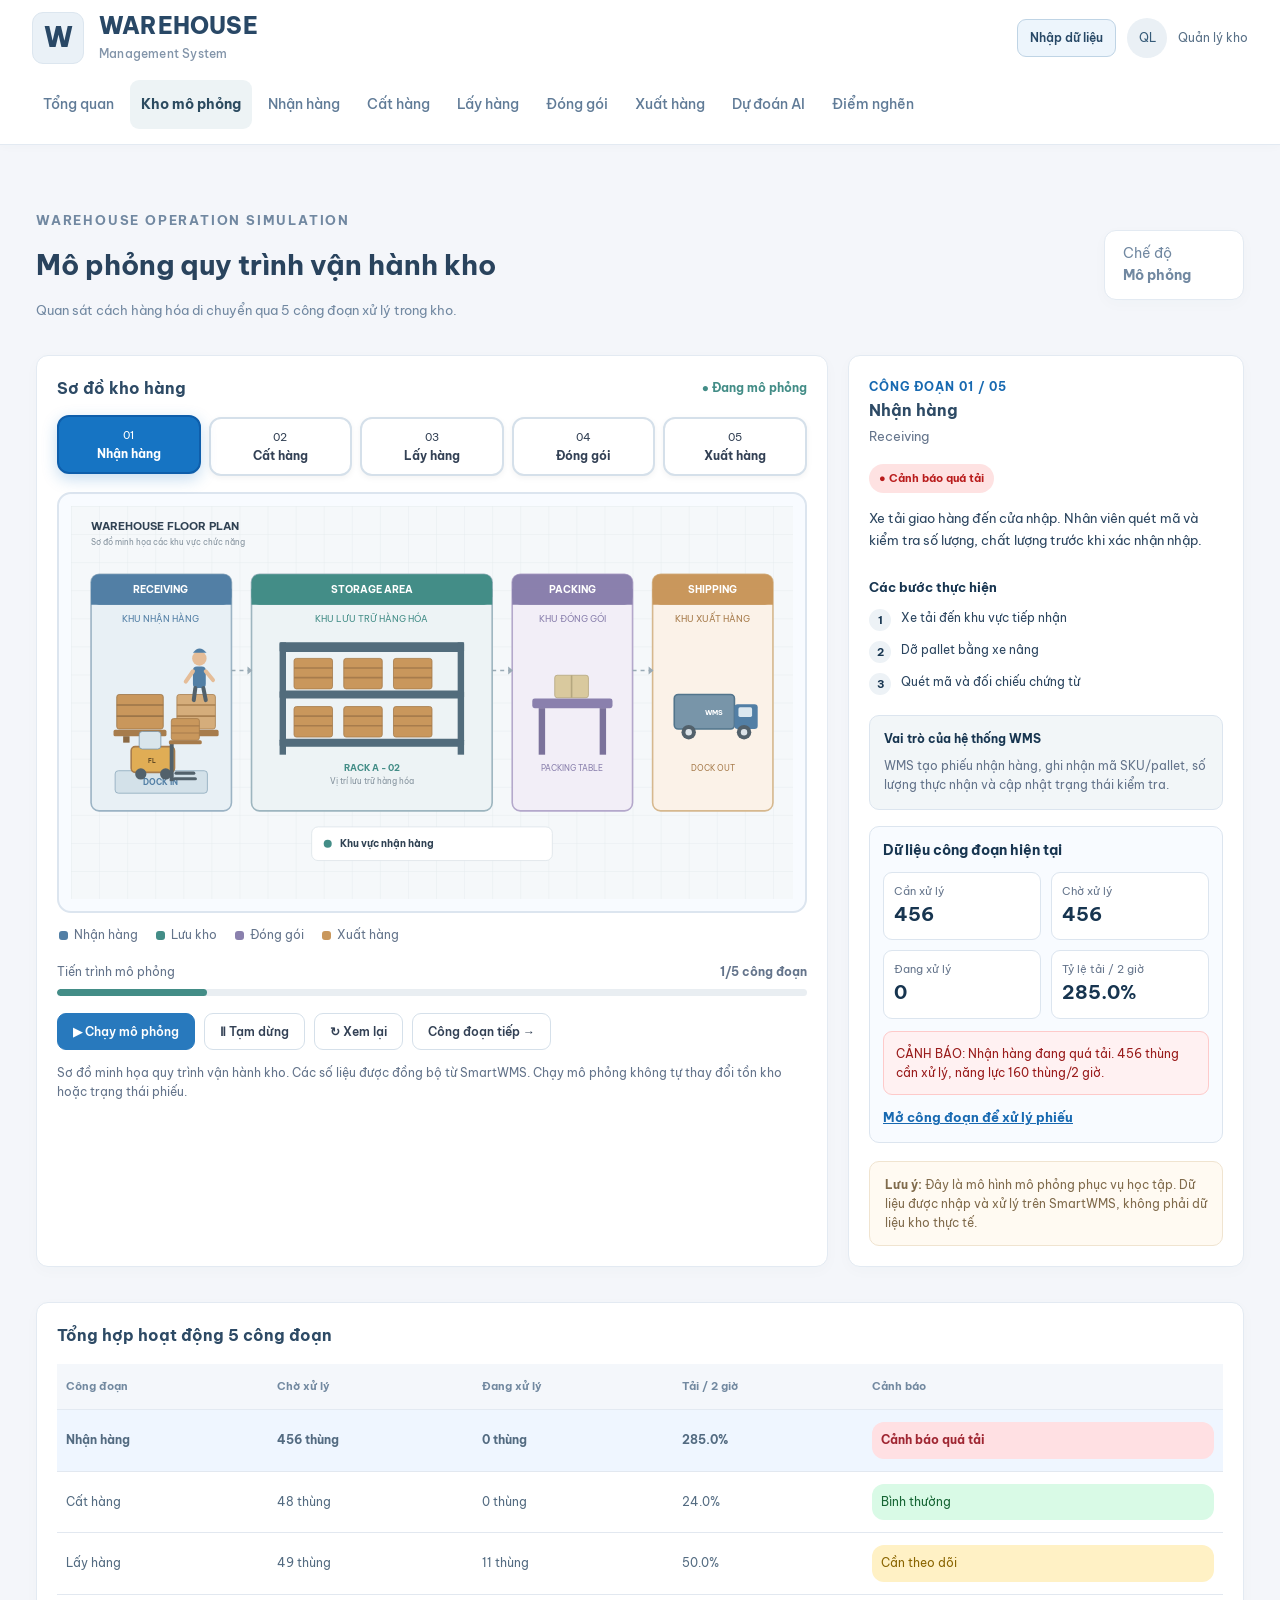
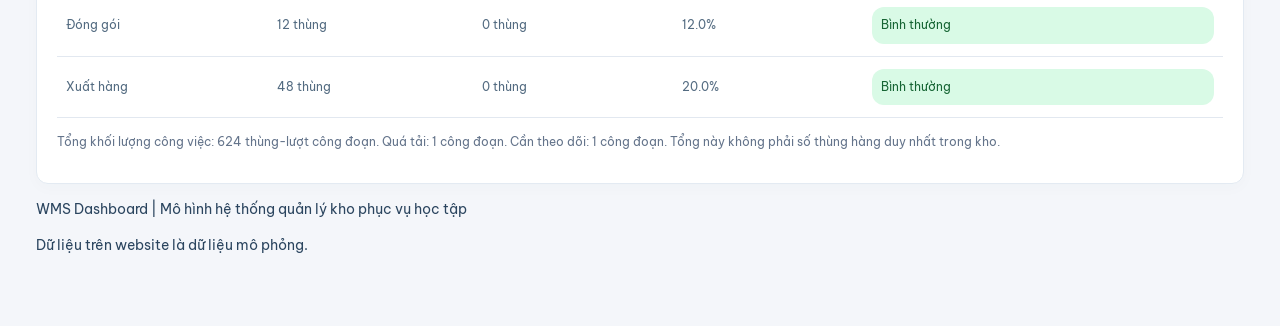
<file: simulation.html>
<!DOCTYPE html>
<html lang="vi">
<head>
<meta charset="UTF-8">
<meta name="viewport" content="width=device-width,initial-scale=1">
<title>WMS - Kho mô phỏng</title>
<link rel="stylesheet" href="style.css?v=7">
<link rel="stylesheet" href="smartwms-unified.css?v=1">
<style>
.sim-page{padding-bottom:35px}
.sim-intro{margin:22px 0}
.sim-intro h1{margin:0 0 8px;color:#173550}
.sim-intro p{color:#64748b}
.sim-layout{display:grid;grid-template-columns:minmax(0,1.7fr) minmax(280px,.85fr);gap:20px}
.sim-panel{background:#fff;border:2px solid #dce5ef;border-radius:14px;padding:20px;box-shadow:0 3px 12px #1e32500f;min-width:0}
.sim-panel-heading{display:flex;align-items:center;justify-content:space-between;gap:12px;margin-bottom:16px}
.sim-panel-heading h2{font-size:18px;color:#243b53;margin:0}
.sim-live{color:#438d87;font-size:12px;font-weight:700}
.sim-stage-tabs{display:grid;grid-template-columns:repeat(5,minmax(0,1fr));gap:8px;margin-bottom:16px}
.sim-stage-tab{background:#fff;color:#334155;border:2px solid #d5e0ea;border-radius:12px;padding:11px 5px;cursor:pointer;font-family:inherit;box-shadow:0 2px 6px #0000000d;transition:.2s}
.sim-stage-tab span{display:block;font-size:11px;margin-bottom:4px}
.sim-stage-tab strong{display:block;font-size:12px}
.sim-stage-tab.active{background:#1674c3;color:#fff;border-color:#0e5eab;box-shadow:0 5px 15px #1674c340;transform:translateY(-2px)}
.warehouse-scene{background:#f8fbff;border:2px solid #dce5ef;border-radius:14px;padding:12px;overflow:hidden}
.warehouse-scene svg{display:block;width:100%;height:auto}
.sim-moving{transition:transform 1s ease}
.sim-object{transition:opacity .35s ease}
.sim-legend{display:flex;flex-wrap:wrap;gap:12px 18px;padding:13px 2px 2px;color:#64748b;font-size:12px}
.sim-legend span{display:inline-flex;align-items:center;gap:6px}
.sim-dot{width:9px;height:9px;border-radius:3px;display:inline-block}
.sim-progress{margin-top:17px}
.sim-progress-top{display:flex;justify-content:space-between;font-size:12px;color:#64748b;margin-bottom:7px}
.sim-progress-track{height:7px;border-radius:20px;background:#e9eef2;overflow:hidden}
.sim-progress-fill{height:100%;width:20%;background:#438d87;border-radius:20px;transition:width .25s}
.sim-controls{display:flex;flex-wrap:wrap;gap:9px;margin-top:17px}
.sim-btn{border:1px solid #d5e0ea;border-radius:8px;padding:10px 15px;font-family:inherit;font-size:13px;font-weight:700;cursor:pointer;background:#fff;color:#334155}
#simPlayBtn{background:#16a34a;border-color:#15803d;color:#fff}
#simPlayBtn:hover{background:#15803d}
.sim-caption{color:#64748b;font-size:12px;line-height:1.6;margin:13px 0 0}
.sim-details{display:flex;flex-direction:column}
.sim-stage-number{color:#1769b1;font-size:12px;font-weight:700;letter-spacing:1px;margin-bottom:8px}
.sim-details h2{color:#173550;font-size:23px;margin:0 0 4px}
.sim-en{color:#64748b;font-size:13px;margin-bottom:17px}
.sim-description{font-size:13px;line-height:1.7;margin:14px 0}
.sim-info-title{font-size:13px;font-weight:700;color:#173550;margin:12px 0}
.sim-steps{list-style:none;padding:0;margin:0 0 20px;display:grid;gap:10px}
.sim-steps li{display:flex;gap:10px;align-items:flex-start;font-size:12px;line-height:1.5}
.sim-step-no{flex:0 0 22px;height:22px;border-radius:50%;background:#edf2f6;color:#173550;display:grid;place-items:center;font-size:11px;font-weight:700}
.sim-role{padding:14px;background:#f2f6f8;border:1px solid #dce5ef;border-radius:10px;margin-top:auto}
.sim-role strong{display:block;color:#173550;font-size:12px;margin-bottom:7px}
.sim-role p{margin:0;color:#64748b;font-size:12px;line-height:1.65}
.sim-note{margin-top:18px;padding:13px 15px;background:#fffaf2;border:1px solid #f0e4d0;border-radius:10px;color:#806b4c;font-size:12px;line-height:1.6}
.sim-status{display:inline-flex;align-items:center;background:#edf6f3;color:#438477;padding:6px 10px;border-radius:20px;font-size:11px;font-weight:700}
.sim-status.HIGH{background:#fee2e2;color:#b91c1c}
.sim-status.MEDIUM{background:#fef3c7;color:#92400e}
.sim-status.LOW{background:#dcfce7;color:#166534}
.sim-data{margin-top:16px;padding:13px;border:1px solid #dce5ef;border-radius:10px;background:#f8fbff}
.sim-data strong{color:#173550}
.sim-data-grid{display:grid;grid-template-columns:repeat(2,minmax(0,1fr));gap:10px;margin-top:10px}
.sim-data-item{border:1px solid #dce5ef;background:#fff;border-radius:9px;padding:10px}
.sim-data-item small{display:block;color:#64748b;font-size:11px}
.sim-data-item b{font-size:19px;color:#173550}
.sim-alert{margin-top:12px;padding:12px;border-radius:9px;font-size:12px;line-height:1.6;background:#f0fdf4;color:#166534;border:1px solid #bbf7d0}
.sim-alert.HIGH{background:#fff1f2;color:#991b1b;border-color:#fecaca}
.sim-alert.MEDIUM{background:#fffbeb;color:#92400e;border-color:#fde68a}
.sim-summary{margin-top:20px}
.sim-table-wrap{overflow-x:auto}
.sim-table{width:100%;border-collapse:collapse;font-size:13px}
.sim-table th{background:#f1f5f9;color:#64748b;text-align:left;font-size:11px;padding:14px 9px}
.sim-table td{border-bottom:1px solid #e2e8f0;padding:12px 9px}
.sim-table tbody tr{cursor:pointer}
.sim-table tbody tr:hover{background:#f8fafc}
.sim-table tbody tr.selected{background:#eff6ff;font-weight:700}
.sim-risk{display:block;padding:9px;border-radius:12px;font-size:12px}
.sim-risk.HIGH{background:#ffe0e3;color:#9f2632}
.sim-risk.MEDIUM{background:#fff1c5;color:#8a6500}
.sim-risk.LOW{background:#d9fae6;color:#166534}
.sim-summary-note{color:#64748b;font-size:12px;line-height:1.6;margin-top:14px}
@media(max-width:900px){.sim-layout{grid-template-columns:1fr}}
@media(max-width:560px){
.sim-panel{padding:13px}
.sim-stage-tabs{gap:4px}
.sim-stage-tab{padding:9px 2px}
.sim-stage-tab strong,.sim-stage-tab span{font-size:10px}
.sim-controls{display:grid;grid-template-columns:repeat(2,1fr)}
.sim-btn{padding:10px 7px}
}
</style>
</head>
<body>
<header class="topbar">
<div class="brand">
<span class="brand-icon">W</span>
<div><h2>WAREHOUSE</h2><small>Management System</small></div>
</div>
<nav class="navigation">
<a href="index.html">Tổng quan</a>
<a class="active" href="simulation.html">Kho mô phỏng</a>
<a href="stage.html?stage=receiving">Nhận hàng</a>
<a href="stage.html?stage=putaway">Cất hàng</a>
<a href="stage.html?stage=picking">Lấy hàng</a>
<a href="stage.html?stage=packing">Đóng gói</a>
<a href="stage.html?stage=shipping">Xuất hàng</a>
<a href="ai_dashboard.html">Dự đoán AI</a>
<a href="bottleneck_analysis.html">Điểm nghẽn</a>
</nav>
<div class="user">
<a href="import.html" class="data-import-link">Nhập dữ liệu</a>
<span class="avatar">QL</span><span>Quản lý kho</span>
</div>
</header>

<main class="container sim-page">
<section class="page-heading sim-intro">
<div>
<p class="eyebrow">WAREHOUSE OPERATION SIMULATION</p>
<h1>Mô phỏng quy trình vận hành kho</h1>
<p>Quan sát cách hàng hóa di chuyển qua 5 công đoạn xử lý trong kho.</p>
</div>
<div class="date-box"><span>Chế độ</span><strong>Mô phỏng</strong></div>
</section>

<section class="sim-layout">
<div class="sim-panel">
<div class="sim-panel-heading">
<h2>Sơ đồ kho hàng</h2>
<span class="sim-live">● Đang mô phỏng</span>
</div>

<div class="sim-stage-tabs" id="simStageTabs">
<button type="button" class="sim-stage-tab active" data-stage="0"><span>01</span><strong>Nhận hàng</strong></button>
<button type="button" class="sim-stage-tab" data-stage="1"><span>02</span><strong>Cất hàng</strong></button>
<button type="button" class="sim-stage-tab" data-stage="2"><span>03</span><strong>Lấy hàng</strong></button>
<button type="button" class="sim-stage-tab" data-stage="3"><span>04</span><strong>Đóng gói</strong></button>
<button type="button" class="sim-stage-tab" data-stage="4"><span>05</span><strong>Xuất hàng</strong></button>
</div>

<div class="warehouse-scene">
<svg viewBox="0 0 900 490" xmlns="http://www.w3.org/2000/svg" role="img" aria-label="Sơ đồ mô phỏng hoạt động kho hàng">
<defs>
<pattern id="floorGrid" width="35" height="35" patternUnits="userSpaceOnUse">
<path d="M35 0H0V35" fill="none" stroke="#e2e9ed"/>
</pattern>
</defs>
<rect width="900" height="490" fill="#f5f8fa"/>
<rect width="900" height="490" fill="url(#floorGrid)"/>
<text x="25" y="30" font-size="14" font-weight="700" fill="#304253">WAREHOUSE FLOOR PLAN</text>
<text x="25" y="49" font-size="10" fill="#84929d">Sơ đồ minh họa các khu vực chức năng</text>

<!-- Khu nhận hàng -->
<rect x="25" y="85" width="175" height="295" rx="10" fill="#e8f0f5" stroke="#9bb3c4" stroke-width="2"/>
<rect x="25" y="85" width="175" height="38" rx="10" fill="#527fa5"/>
<path d="M25 113H200" stroke="#527fa5" stroke-width="20"/>
<text x="112" y="109" text-anchor="middle" font-size="13" font-weight="700" fill="#fff">RECEIVING</text>
<text x="112" y="145" text-anchor="middle" font-size="11" fill="#527fa5">KHU NHẬN HÀNG</text>
<g id="receivePallet" class="sim-object">
<rect x="57" y="235" width="58" height="43" rx="3" fill="#c9975c" stroke="#9c7548"/>
<path d="M57 248H115 M57 262H115" stroke="#9c7548" stroke-width="2"/>
<rect x="53" y="279" width="66" height="8" rx="2" fill="#a77c4c"/>
<rect x="65" y="287" width="8" height="8" fill="#8b6943"/>
<rect x="99" y="287" width="8" height="8" fill="#8b6943"/>
</g>
<g id="receivePallet2" class="sim-object">
<rect x="132" y="235" width="48" height="43" rx="3" fill="#d5ad7b" stroke="#a98051"/>
<path d="M132 248H180 M132 262H180" stroke="#a98051" stroke-width="2"/>
<rect x="128" y="279" width="56" height="8" rx="2" fill="#a77c4c"/>
</g>
<rect x="55" y="330" width="115" height="28" rx="4" fill="#d3e1e9" stroke="#8ca9bc"/>
<text x="112" y="348" text-anchor="middle" font-size="10" font-weight="700" fill="#527fa5">DOCK IN</text>

<!-- Khu lưu kho -->
<rect x="225" y="85" width="300" height="295" rx="10" fill="#edf3f5" stroke="#9db5bf" stroke-width="2"/>
<rect x="225" y="85" width="300" height="38" rx="10" fill="#438d87"/>
<path d="M225 113H525" stroke="#438d87" stroke-width="20"/>
<text x="375" y="109" text-anchor="middle" font-size="13" font-weight="700" fill="#fff">STORAGE AREA</text>
<text x="375" y="145" text-anchor="middle" font-size="11" fill="#438d87">KHU LƯU TRỮ HÀNG HÓA</text>
<g id="storageRack">
<rect x="260" y="170" width="230" height="12" rx="2" fill="#526c7c"/>
<rect x="260" y="230" width="230" height="10" rx="2" fill="#526c7c"/>
<rect x="260" y="290" width="230" height="10" rx="2" fill="#526c7c"/>
<rect x="260" y="170" width="8" height="140" fill="#526c7c"/>
<rect x="482" y="170" width="8" height="140" fill="#526c7c"/>
<g fill="#c9975c" stroke="#a77c4c">
<rect x="278" y="190" width="48" height="38" rx="3"/>
<rect x="340" y="190" width="48" height="38" rx="3"/>
<rect x="402" y="190" width="48" height="38" rx="3"/>
<rect x="278" y="250" width="48" height="38" rx="3"/>
<rect x="340" y="250" width="48" height="38" rx="3"/>
<rect x="402" y="250" width="48" height="38" rx="3"/>
</g>
<g stroke="#a77c4c" stroke-width="2">
<path d="M278 202H326 M278 214H326 M340 202H388 M340 214H388 M402 202H450 M402 214H450"/>
<path d="M278 262H326 M278 274H326 M340 262H388 M340 274H388 M402 262H450 M402 274H450"/>
</g>
</g>
<text x="375" y="330" text-anchor="middle" font-size="11" font-weight="700" fill="#438d87">RACK A - 02</text>
<text x="375" y="347" text-anchor="middle" font-size="10" fill="#84929d">Vị trí lưu trữ hàng hóa</text>

<!-- Khu đóng gói -->
<rect x="550" y="85" width="150" height="295" rx="10" fill="#f2eef7" stroke="#b4a8cb" stroke-width="2"/>
<rect x="550" y="85" width="150" height="38" rx="10" fill="#8a80ad"/>
<path d="M550 113H700" stroke="#8a80ad" stroke-width="20"/>
<text x="625" y="109" text-anchor="middle" font-size="13" font-weight="700" fill="#fff">PACKING</text>
<text x="625" y="145" text-anchor="middle" font-size="11" fill="#8a80ad">KHU ĐÓNG GÓI</text>
<rect x="575" y="240" width="100" height="12" rx="3" fill="#8a80ad"/>
<rect x="583" y="252" width="8" height="58" fill="#7b729b"/>
<rect x="659" y="252" width="8" height="58" fill="#7b729b"/>
<rect x="603" y="211" width="42" height="28" rx="3" fill="#d9c99e" stroke="#b5a77f"/>
<path d="M624 211V239" stroke="#b5a77f" stroke-width="2"/>
<text x="625" y="330" text-anchor="middle" font-size="10" fill="#8a80ad">PACKING TABLE</text>

<!-- Khu xuất hàng -->
<rect x="725" y="85" width="150" height="295" rx="10" fill="#fbf2e8" stroke="#d6b88e" stroke-width="2"/>
<rect x="725" y="85" width="150" height="38" rx="10" fill="#c9975c"/>
<path d="M725 113H875" stroke="#c9975c" stroke-width="20"/>
<text x="800" y="109" text-anchor="middle" font-size="13" font-weight="700" fill="#fff">SHIPPING</text>
<text x="800" y="145" text-anchor="middle" font-size="11" fill="#a77c4c">KHU XUẤT HÀNG</text>
<g id="truck">
<rect x="752" y="235" width="75" height="43" rx="5" fill="#7895a9" stroke="#52758c" stroke-width="2"/>
<rect x="827" y="247" width="29" height="31" rx="4" fill="#527fa5"/>
<rect x="832" y="251" width="17" height="12" rx="2" fill="#dce8ef"/>
<circle cx="770" cy="282" r="9" fill="#52616b"/>
<circle cx="770" cy="282" r="4" fill="#dce3e8"/>
<circle cx="839" cy="282" r="9" fill="#52616b"/>
<circle cx="839" cy="282" r="4" fill="#dce3e8"/>
<text x="802" y="261" text-anchor="middle" font-size="9" font-weight="700" fill="#fff">WMS</text>
</g>
<text x="800" y="330" text-anchor="middle" font-size="10" fill="#a77c4c">DOCK OUT</text>

<!-- Xe nâng -->
<g id="forklift" class="sim-moving">
<rect x="0" y="0" width="54" height="32" rx="5" fill="#e0ad55" stroke="#a77c4c" stroke-width="2"/>
<rect x="10" y="-19" width="27" height="22" rx="4" fill="#d9e5eb" stroke="#7895a9"/>
<circle cx="12" cy="34" r="7" fill="#52616b"/>
<circle cx="43" cy="34" r="7" fill="#52616b"/>
<rect x="48" y="-5" width="5" height="48" fill="#52616b"/>
<rect x="52" y="38" width="30" height="4" rx="2" fill="#52616b"/>
<rect x="54" y="31" width="26" height="4" rx="2" fill="#52616b"/>
<text x="26" y="20" text-anchor="middle" font-size="8" font-weight="700" fill="#624a25">FL</text>
</g>
<g id="movingLoad" class="sim-moving">
<rect x="0" y="0" width="35" height="27" rx="3" fill="#c9975c" stroke="#a77c4c"/>
<path d="M0 9H35 M0 18H35" stroke="#a77c4c" stroke-width="1.5"/>
<rect x="-3" y="27" width="41" height="5" rx="2" fill="#a77c4c"/>
</g>
<g id="worker" class="sim-object">
<circle cx="0" cy="0" r="9" fill="#e5bd98"/>
<path d="M-8 -7Q0 -18 9 -7" fill="#527fa5"/>
<rect x="-8" y="10" width="16" height="27" rx="5" fill="#527fa5"/>
<path d="M-5 37L-7 52 M5 37L8 52" stroke="#52616b" stroke-width="5" stroke-linecap="round"/>
<path d="M-8 16L-17 29 M8 16L17 27" stroke="#e5bd98" stroke-width="5" stroke-linecap="round"/>
</g>
<g id="packedBox" class="sim-object">
<rect x="0" y="0" width="45" height="35" rx="3" fill="#d6b77e" stroke="#a98051" stroke-width="1.5"/>
<path d="M22 0V35 M0 12H45" stroke="#a98051" stroke-width="1.5"/>
<rect x="28" y="7" width="11" height="9" fill="#fff" stroke="#a98051"/>
</g>

<g id="sceneLabel">
<rect x="300" y="400" width="300" height="42" rx="8" fill="#fff" stroke="#dce4e9"/>
<circle cx="320" cy="421" r="5" fill="#438d87"/>
<text id="sceneLabelText" x="335" y="425" font-size="12" font-weight="700" fill="#304253">Khu vực nhận hàng</text>
</g>
<g fill="none" stroke="#9aabb6" stroke-width="2" stroke-dasharray="5 5">
<path d="M200 205H225"/>
<path d="M525 205H550"/>
<path d="M700 205H725"/>
</g>
<g fill="#9aabb6">
<path d="M220 200L226 205L220 210Z"/>
<path d="M545 200L551 205L545 210Z"/>
<path d="M720 200L726 205L720 210Z"/>
</g>
</svg>
</div>

<div class="sim-legend">
<span><i class="sim-dot" style="background:#527fa5"></i>Nhận hàng</span>
<span><i class="sim-dot" style="background:#438d87"></i>Lưu kho</span>
<span><i class="sim-dot" style="background:#8a80ad"></i>Đóng gói</span>
<span><i class="sim-dot" style="background:#c9975c"></i>Xuất hàng</span>
</div>

<div class="sim-progress">
<div class="sim-progress-top">
<span>Tiến trình mô phỏng</span>
<strong id="simProgressText">1/5 công đoạn</strong>
</div>
<div class="sim-progress-track">
<div class="sim-progress-fill" id="simProgressFill"></div>
</div>
</div>

<div class="sim-controls">
<button type="button" class="sim-btn primary" id="simPlayBtn">▶ Chạy mô phỏng</button>
<button type="button" class="sim-btn" id="simPauseBtn">Ⅱ Tạm dừng</button>
<button type="button" class="sim-btn" id="simReplayBtn">↻ Xem lại</button>
<button type="button" class="sim-btn" id="simNextBtn">Công đoạn tiếp →</button>
</div>

<p class="sim-caption">
Sơ đồ minh họa quy trình vận hành kho. Các số liệu được đồng bộ
từ SmartWMS. Chạy mô phỏng không tự thay đổi tồn kho hoặc trạng thái phiếu.
</p>
</div>

<aside class="sim-panel sim-details">
<div>
<span class="sim-stage-number" id="simStageNumber">CÔNG ĐOẠN 01 / 05</span>
<h2 id="simStageName">Nhận hàng</h2>
<div class="sim-en" id="simStageEnglish">Receiving</div>
<span class="sim-status" id="simStatus">● Đang mô phỏng</span>
</div>

<p class="sim-description" id="simDescription"></p>

<h3 class="sim-info-title">Các bước thực hiện</h3>
<ol class="sim-steps" id="simSteps"></ol>

<div class="sim-role">
<strong>Vai trò của hệ thống WMS</strong>
<p id="simRole"></p>
</div>

<div class="sim-data">
<strong>Dữ liệu công đoạn hiện tại</strong>
<div class="sim-data-grid">
<div class="sim-data-item">
<small>Cần xử lý</small>
<b id="simWorkload">0</b>
</div>
<div class="sim-data-item">
<small>Chờ xử lý</small>
<b id="simWaitingQty">0</b>
</div>
<div class="sim-data-item">
<small>Đang xử lý</small>
<b id="simActiveQty">0</b>
</div>
<div class="sim-data-item">
<small>Tỷ lệ tải / 2 giờ</small>
<b id="simLoad">0%</b>
</div>
</div>
<div id="simAlert" class="sim-alert"></div>
<a id="simStageLink" href="stage.html?stage=receiving" style="display:inline-block;margin-top:12px;color:#1769b1;font-size:13px;font-weight:700">
Mở công đoạn để xử lý phiếu
</a>
</div>

<div class="sim-note">
<strong>Lưu ý:</strong> Đây là mô hình mô phỏng phục vụ học tập.
Dữ liệu được nhập và xử lý trên SmartWMS, không phải dữ liệu kho thực tế.
</div>
</aside>
</section>

<section class="sim-panel sim-summary">
<div class="sim-panel-heading">
<h2>Tổng hợp hoạt động 5 công đoạn</h2>
</div>
<div class="sim-table-wrap">
<table class="sim-table">
<thead>
<tr>
<th>Công đoạn</th>
<th>Chờ xử lý</th>
<th>Đang xử lý</th>
<th>Tải / 2 giờ</th>
<th>Cảnh báo</th>
</tr>
</thead>
<tbody id="simTableBody"></tbody>
</table>
</div>
<p class="sim-summary-note" id="simDataSummary"></p>
</section>

<footer>
<p>WMS Dashboard | Mô hình hệ thống quản lý kho phục vụ học tập</p>
<p>Dữ liệu trên website là dữ liệu mô phỏng.</p>
</footer>
</main>

<script src="wms-demo.js?v=9"></script>
<script>
"use strict";

const simStages = [
{
id:"receiving",name:"Nhận hàng",en:"Receiving",
desc:"Xe tải giao hàng đến cửa nhập. Nhân viên quét mã và kiểm tra số lượng, chất lượng trước khi xác nhận nhập.",
steps:["Xe tải đến khu vực tiếp nhận","Dỡ pallet bằng xe nâng","Quét mã và đối chiếu chứng từ"],
role:"WMS tạo phiếu nhận hàng, ghi nhận mã SKU/pallet, số lượng thực nhận và cập nhật trạng thái kiểm tra.",
label:"Khu vực nhận hàng"
},
{
id:"putaway",name:"Cất hàng",en:"Putaway",
desc:"Hệ thống phân bổ ô kệ phù hợp; xe nâng chuyển pallet từ khu nhận hàng đến vị trí được chỉ định.",
steps:["WMS đề xuất ô kệ phù hợp","Xe nâng vận chuyển pallet đến dãy kệ","Quét mã vị trí để xác nhận lưu kho"],
role:"WMS quản lý vị trí lưu trữ, hướng dẫn đưa hàng vào kệ và cập nhật tồn kho theo vị trí.",
label:"Di chuyển hàng đến kệ A-02"
},
{
id:"picking",name:"Lấy hàng",en:"Picking",
desc:"Khi có đơn xuất, nhân viên nhận danh sách hàng cần lấy và di chuyển đến đúng vị trí lưu trữ.",
steps:["Nhận danh sách picking trên thiết bị","Di chuyển đến kệ và lấy đúng SKU","Quét xác nhận số lượng đã lấy"],
role:"WMS phân bổ nhiệm vụ lấy hàng, chỉ dẫn vị trí SKU và giảm nhầm lẫn.",
label:"Lấy hàng từ kệ A-02"
},
{
id:"packing",name:"Đóng gói",en:"Packing",
desc:"Hàng đã lấy được đưa đến bàn đóng gói để kiểm tra, đóng thùng và dán nhãn vận chuyển.",
steps:["Đối chiếu sản phẩm với đơn hàng","Đóng thùng và in nhãn kiện","Xác nhận kiện hàng sẵn sàng xuất"],
role:"WMS kiểm tra đơn, ghi nhận kiện đóng gói và liên kết nhãn với đơn hàng.",
label:"Đóng thùng và dán nhãn"
},
{
id:"shipping",name:"Xuất hàng",en:"Shipping",
desc:"Kiện hàng được đưa đến cửa xuất, quét xác nhận và xếp lên xe vận chuyển để bàn giao.",
steps:["Quét mã kiện tại cửa xuất","Đối chiếu đơn và chứng từ giao hàng","Bàn giao cho xe vận chuyển"],
role:"WMS kiểm tra lệnh xuất, xác nhận bàn giao và cập nhật trạng thái giao hàng.",
label:"Bàn giao hàng cho xe vận chuyển"
}
];

let simIndex = 0;
let simTimer = null;
let simPlaying = false;
let simMetrics = [];

const $ = id => document.getElementById(id);
const simFmt = n => Number(n || 0).toLocaleString("vi-VN");

function simRiskName(risk) {
return risk === "HIGH" ? "Cảnh báo quá tải" :
       risk === "MEDIUM" ? "Cần theo dõi" : "Bình thường";
}

function simReadData() {
if (typeof WmsDemo === "undefined" ||
    typeof WmsDemo.analysis !== "function") {
throw new Error("Không tải được wms-demo.js.");
}
const result = WmsDemo.analysis();
if (!Array.isArray(result)) {
throw new Error("Dữ liệu phân tích không hợp lệ.");
}
simMetrics = simStages.map(stage => {
const found = result.find(item => item.stage === stage.id);
if (!found) throw new Error("Thiếu dữ liệu " + stage.name);
return found;
});
}

function simUpdateScene() {
const forklift = $("forklift");
const load = $("movingLoad");
const worker = $("worker");
const packedBox = $("packedBox");
const receivePallet = $("receivePallet");
const receivePallet2 = $("receivePallet2");
const truck = $("truck");

forklift.style.transform = "translate(75px,300px)";
load.style.transform = "translate(125px,265px)";
worker.style.transform = "translate(160px,190px)";
packedBox.style.transform = "translate(600px,190px)";
receivePallet.style.opacity = "1";
receivePallet2.style.opacity = "1";
packedBox.style.opacity = "0";
truck.style.opacity = "1";

if (simIndex === 1) {
forklift.style.transform = "translate(260px,300px)";
load.style.transform = "translate(300px,205px)";
worker.style.transform = "translate(340px,190px)";
receivePallet.style.opacity = ".25";
receivePallet2.style.opacity = ".25";
}
if (simIndex === 2) {
forklift.style.transform = "translate(390px,300px)";
load.style.transform = "translate(410px,265px)";
worker.style.transform = "translate(430px,190px)";
receivePallet.style.opacity = ".25";
receivePallet2.style.opacity = ".25";
}
if (simIndex === 3) {
forklift.style.transform = "translate(555px,300px)";
load.style.transform = "translate(600px,205px)";
worker.style.transform = "translate(635px,190px)";
packedBox.style.opacity = "1";
receivePallet.style.opacity = ".2";
receivePallet2.style.opacity = ".2";
}
if (simIndex === 4) {
forklift.style.transform = "translate(735px,300px)";
load.style.transform = "translate(770px,205px)";
worker.style.transform = "translate(800px,190px)";
packedBox.style.transform = "translate(770px,205px)";
packedBox.style.opacity = "1";
receivePallet.style.opacity = ".15";
receivePallet2.style.opacity = ".15";
}
$("sceneLabelText").textContent = simStages[simIndex].label;
}

function simUpdateTable() {
const tbody = $("simTableBody");
tbody.replaceChildren();

simStages.forEach((stage,index) => {
const m = simMetrics[index];
const tr = document.createElement("tr");
if (index === simIndex) tr.className = "selected";

const cells = [
stage.name,
simFmt(m.waitingQty) + " thùng",
simFmt(m.activeQty) + " thùng",
Number(m.loadPercent).toFixed(1) + "%"
];

cells.forEach(value => {
const td = document.createElement("td");
td.textContent = value;
tr.appendChild(td);
});

const td = document.createElement("td");
const badge = document.createElement("span");
badge.className = "sim-risk " + m.risk;
badge.textContent = simRiskName(m.risk);
td.appendChild(badge);
tr.appendChild(td);

tr.addEventListener("click",() => simSelect(index));
tbody.appendChild(tr);
});

const total = simMetrics.reduce(
(sum,m) => sum + Number(m.workload || 0),0
);
const high = simMetrics.filter(m => m.risk === "HIGH").length;
const medium = simMetrics.filter(m => m.risk === "MEDIUM").length;

$("simDataSummary").textContent =
"Tổng khối lượng công việc: " + simFmt(total) +
" thùng-lượt công đoạn. Quá tải: " + high +
" công đoạn. Cần theo dõi: " + medium +
" công đoạn. Tổng này không phải số thùng hàng duy nhất trong kho.";
}

function simUpdateDetails() {
const stage = simStages[simIndex];
const m = simMetrics[simIndex];

$("simStageNumber").textContent =
"CÔNG ĐOẠN 0" + (simIndex + 1) + " / 05";
$("simStageName").textContent = stage.name;
$("simStageEnglish").textContent = stage.en;
$("simDescription").textContent = stage.desc;
$("simRole").textContent = stage.role;

const steps = $("simSteps");
steps.replaceChildren();
stage.steps.forEach((text,index) => {
const li = document.createElement("li");
const number = document.createElement("span");
number.className = "sim-step-no";
number.textContent = index + 1;
const content = document.createElement("span");
content.textContent = text;
li.append(number,content);
steps.appendChild(li);
});

$("simProgressText").textContent = (simIndex + 1) + "/5 công đoạn";
$("simProgressFill").style.width = ((simIndex + 1) * 20) + "%";

document.querySelectorAll(".sim-stage-tab").forEach((tab,index) => {
tab.classList.toggle("active",index === simIndex);
tab.setAttribute("aria-pressed",String(index === simIndex));
const metric = simMetrics[index];
tab.title = simFmt(metric.workload) + " thùng cần xử lý";
});

$("simWorkload").textContent = simFmt(m.workload);
$("simWaitingQty").textContent = simFmt(m.waitingQty);
$("simActiveQty").textContent = simFmt(m.activeQty);
$("simLoad").textContent = Number(m.loadPercent).toFixed(1) + "%";

const status = $("simStatus");
status.className = "sim-status " + m.risk;
status.textContent = "● " + simRiskName(m.risk);

const alert = $("simAlert");
alert.className = "sim-alert " + m.risk;

if (m.risk === "HIGH") {
alert.textContent =
"CẢNH BÁO: " + stage.name + " đang quá tải. " +
simFmt(m.workload) + " thùng cần xử lý, năng lực " +
simFmt(m.capacity * 2) + " thùng/2 giờ.";
} else if (m.risk === "MEDIUM") {
alert.textContent =
"Công đoạn cần theo dõi: tải " +
Number(m.loadPercent).toFixed(1) + "% trong 2 giờ.";
} else {
alert.textContent =
"Công đoạn đang trong ngưỡng tải bình thường.";
}

$("simStageLink").href =
"stage.html?stage=" + stage.id;
}

function simUpdate() {
try {
simReadData();
simUpdateDetails();
simUpdateScene();
simUpdateTable();
} catch(error) {
console.error("SmartWMS Simulation:",error);
$("simStatus").textContent =
"● Lỗi đồng bộ dữ liệu";
$("simAlert").className = "sim-alert HIGH";
$("simAlert").textContent =
"Lỗi: " + (error.message || "Không xác định");
}
}

function simStopTimer() {
if (simTimer !== null) {
clearInterval(simTimer);
simTimer = null;
}
simPlaying = false;
$("simPlayBtn").textContent = "▶ Chạy mô phỏng";
}

function simSelect(index) {
simStopTimer();
simIndex = Math.max(0,Math.min(4,index));
simUpdate();
}

function simNext() {
if (simIndex < 4) {
simIndex++;
simUpdate();
} else {
simStopTimer();
}
}

function simPlay() {
if (simPlaying) return;

if (simIndex >= 4) simIndex = 0;
simUpdate();

simPlaying = true;
$("simPlayBtn").textContent = "▶ Đang chạy";

simTimer = setInterval(() => {
if (simIndex < 4) {
simIndex++;
simUpdate();
} else {
simStopTimer();
}
},2500);
}

function simPause() {
simStopTimer();
}

function simReplay() {
simStopTimer();
simIndex = 0;
simUpdate();
}

document.querySelectorAll(".sim-stage-tab").forEach(tab => {
tab.addEventListener("click",() =>
simSelect(Number(tab.dataset.stage)));
});

$("simPlayBtn").addEventListener("click",simPlay);
$("simPauseBtn").addEventListener("click",simPause);
$("simReplayBtn").addEventListener("click",simReplay);
$("simNextBtn").addEventListener("click",() => {
simStopTimer();
simNext();
});

window.addEventListener("pageshow",simUpdate);
window.addEventListener("wms:change",simUpdate);
window.addEventListener("storage",event => {
if (event.key === WmsDemo.storageKey) simUpdate();
});
document.addEventListener("visibilitychange",() => {
if (document.hidden && simPlaying) simPause();
});

simUpdate();
</script>
</body>
</html>
</file>
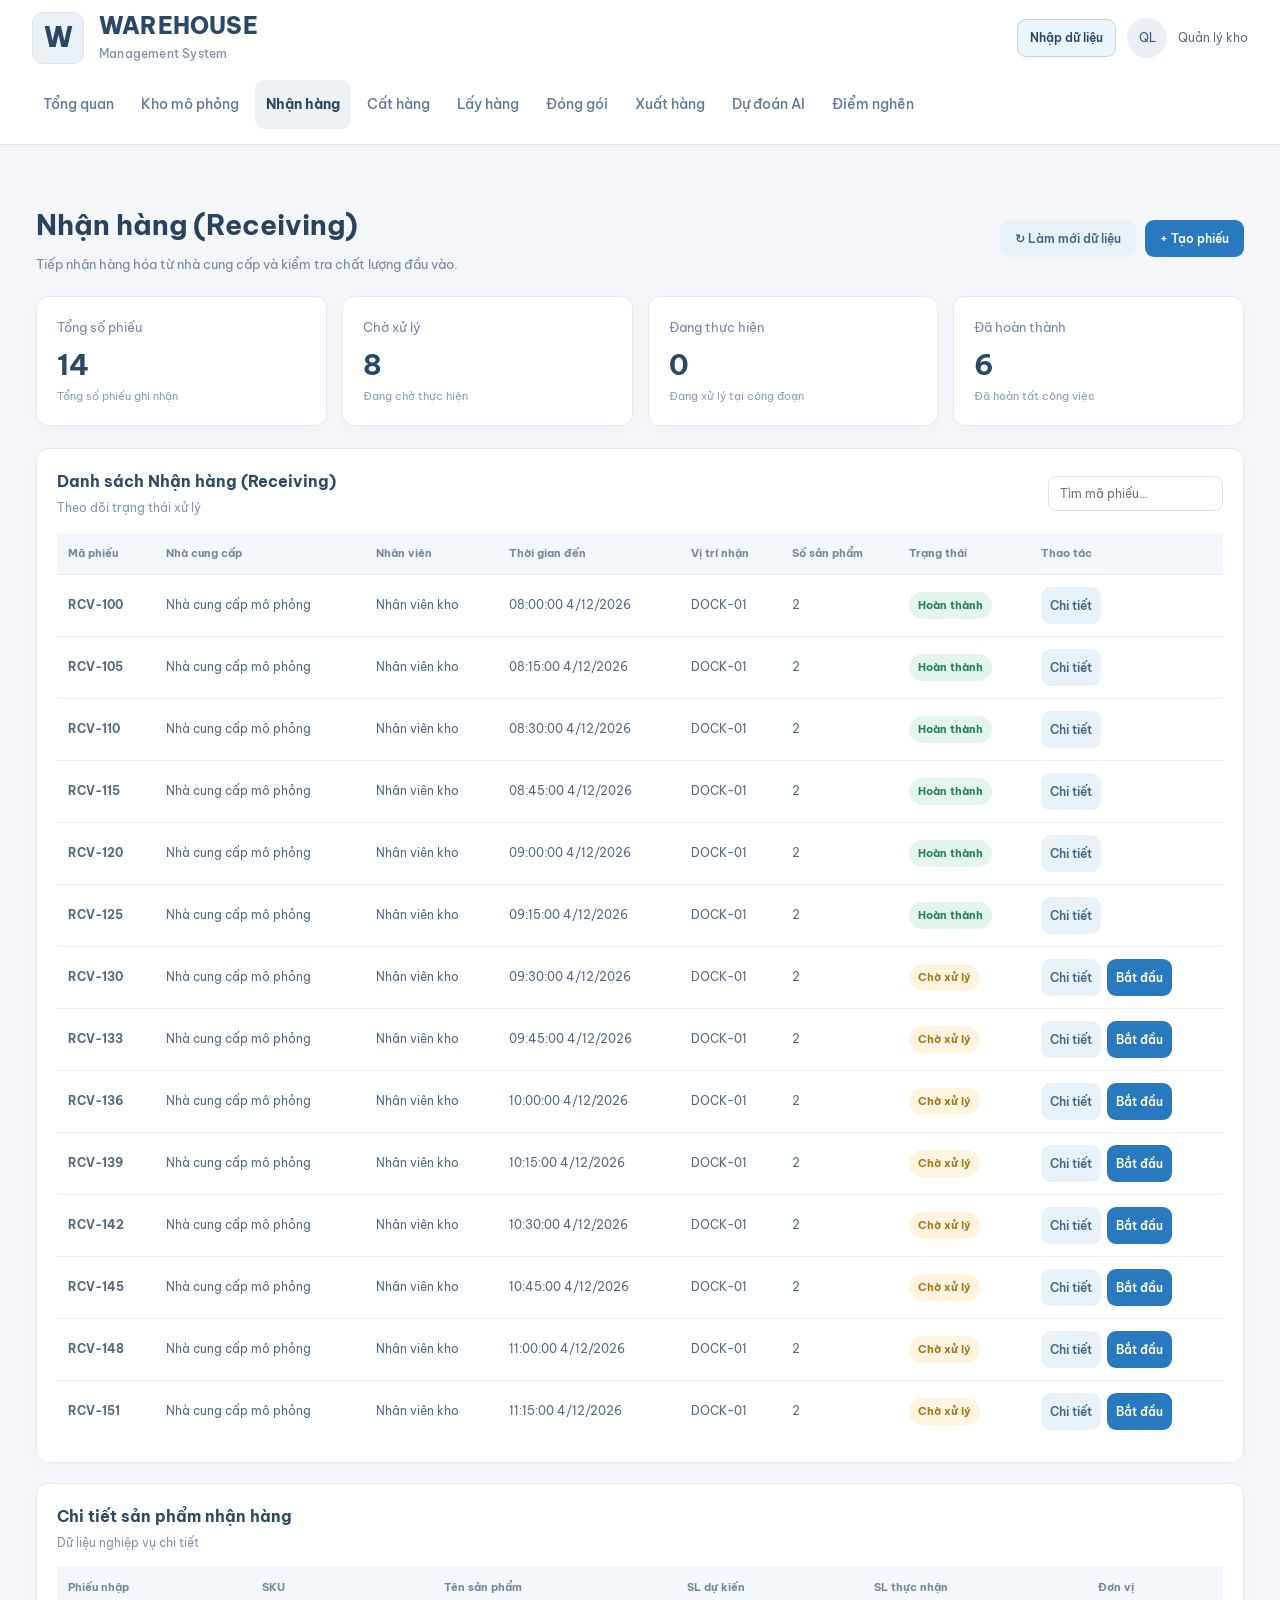
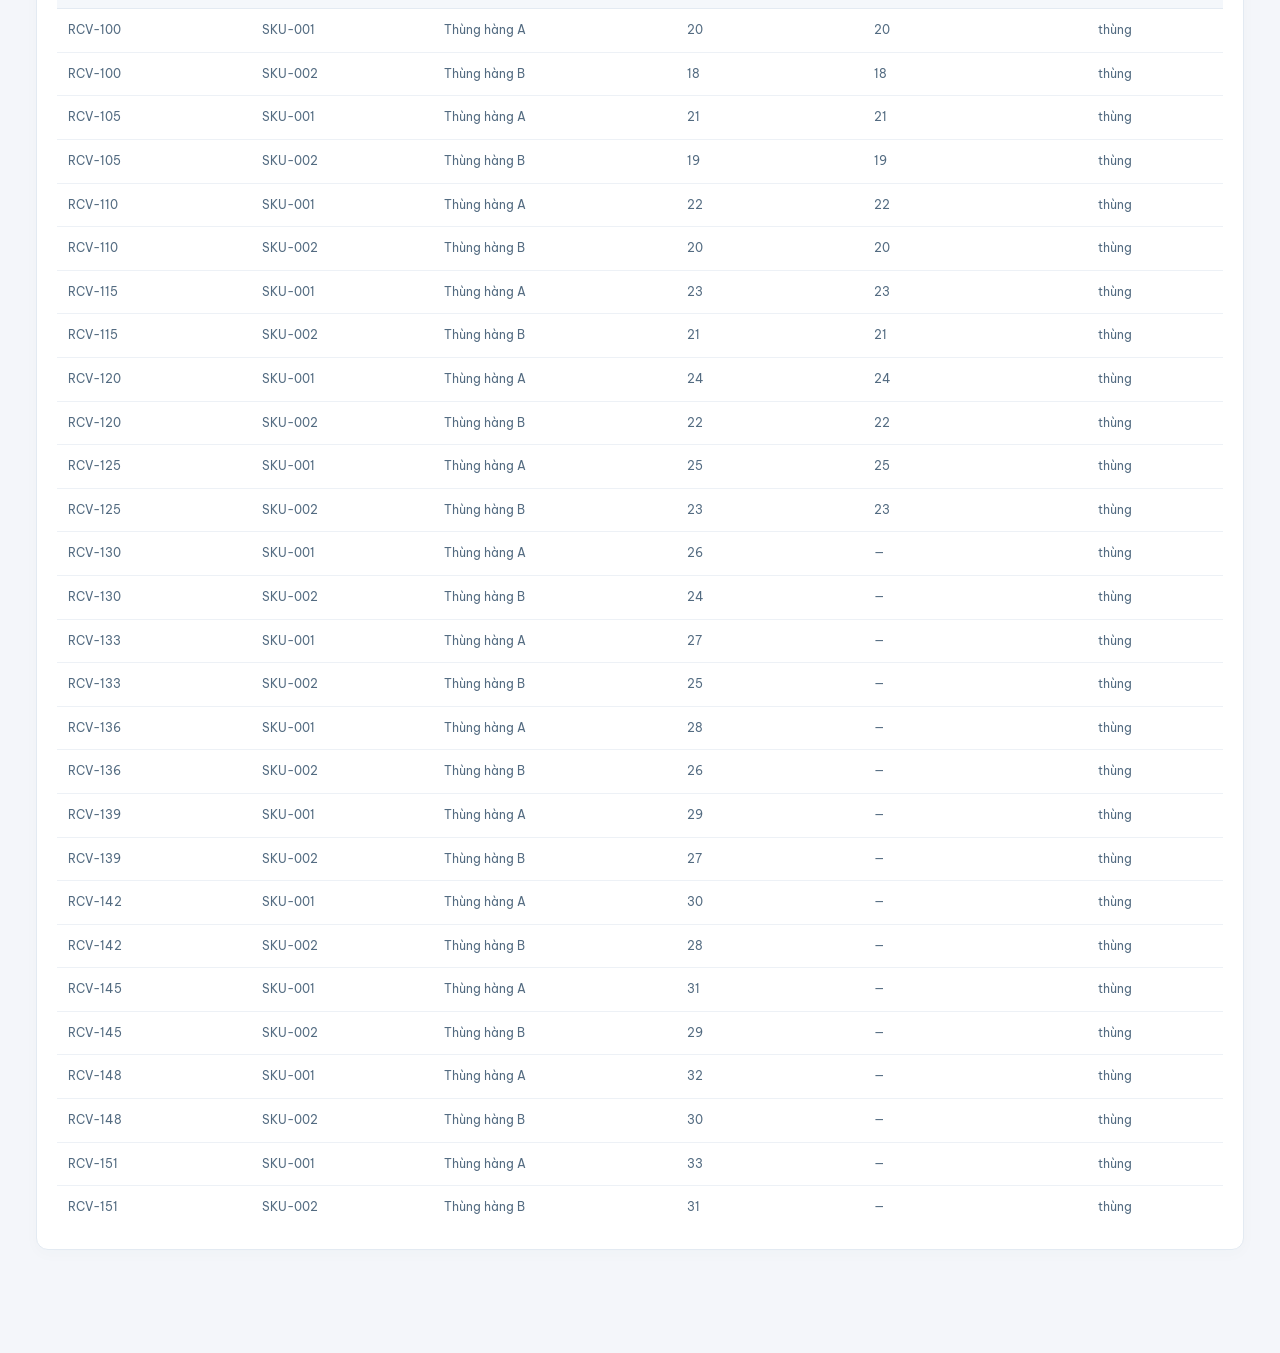
<file: stage.html>
<!DOCTYPE html>
<html lang="vi">
<head>
<meta charset="UTF-8">
<meta name="viewport" content="width=device-width, initial-scale=1.0">
<title>WMS - Quản lý công đoạn</title>

<link rel="stylesheet" href="style.css?v=7">
<link rel="preconnect" href="https://fonts.googleapis.com">
<link rel="preconnect" href="https://fonts.gstatic.com" crossorigin>
<link href="https://fonts.googleapis.com/css2?family=Be+Vietnam+Pro:wght@400;500;600;700&display=swap" rel="stylesheet">

<style>
* {
    box-sizing: border-box;
}

body {
    font-family: 'Be Vietnam Pro', sans-serif;
    background: #f4f7fb;
    color: #26384d;
    margin: 0;
}

/* NỘI DUNG TRANG */
.page {
    max-width: 1400px;
    margin: 28px auto;
    padding: 0 22px 50px;
}

.page-heading {
    display: flex;
    justify-content: space-between;
    align-items: center;
    gap: 15px;
    flex-wrap: wrap;
    margin-bottom: 22px;
}

.page-heading h1 {
    font-size: 24px;
    margin: 0 0 7px;
    color: #263d56;
}

.page-heading p {
    font-size: 13px;
    color: #8493a4;
    margin: 0;
}

/* NÚT BẤM */
.actions {
    display: flex;
    gap: 9px;
    flex-wrap: wrap;
}

.btn {
    border: 0;
    border-radius: 8px;
    padding: 10px 15px;
    font-family: inherit;
    font-size: 12px;
    font-weight: 600;
    cursor: pointer;
}

.btn-primary {
    background: #2879bd;
    color: white;
}

.btn-primary:hover {
    background: #1e659f;
}

.btn-light {
    background: #eaf1f8;
    color: #42627f;
}

.btn-success {
    background: #e4f5ed;
    color: #218456;
}

.btn-danger {
    background: #fff0ef;
    color: #c64c4c;
}

.btn:disabled {
    opacity: .5;
    cursor: not-allowed;
}

/* KPI */
.kpis {
    display: grid;
    grid-template-columns: repeat(4, minmax(150px, 1fr));
    gap: 15px;
    margin-bottom: 22px;
}

.kpi, .panel {
    background: #fff;
    border: 1px solid #e8eef5;
    border-radius: 12px;
}

.kpi {
    padding: 17px 19px;
}

.kpi-label {
    font-size: 11px;
    color: #8292a4;
    margin-bottom: 10px;
}

.kpi-value {
    font-size: 25px;
    font-weight: 700;
    color: #294967;
}

.kpi-note {
    font-size: 10px;
    color: #9aa8b6;
    margin-top: 5px;
}

/* PANEL */
.panel {
    padding: 20px;
    margin-bottom: 20px;
}

.panel-head {
    display: flex;
    align-items: center;
    justify-content: space-between;
    gap: 12px;
    flex-wrap: wrap;
    margin-bottom: 15px;
}

.panel-head h2 {
    font-size: 15px;
    margin: 0;
    color: #304a65;
}

.panel-head p {
    font-size: 11px;
    color: #8b9aaa;
    margin: 5px 0 0;
}

/* BẢNG DỮ LIỆU */
.table-wrap {
    overflow-x: auto;
}

table {
    width: 100%;
    border-collapse: collapse;
    min-width: 760px;
}

th {
    background: #f5f8fc;
    color: #788a9d;
    font-size: 10px;
    font-weight: 700;
    text-align: left;
    padding: 12px 11px;
    white-space: nowrap;
}

td {
    padding: 12px 11px;
    border-bottom: 1px solid #edf1f6;
    font-size: 11px;
    color: #53677d;
    vertical-align: middle;
}

tr:last-child td {
    border-bottom: 0;
}

/* TRẠNG THÁI */
.status {
    display: inline-block;
    padding: 5px 9px;
    border-radius: 20px;
    font-size: 10px;
    font-weight: 700;
    white-space: nowrap;
}

.status-PENDING {
    background: #fff4df;
    color: #a87519;
}

.status-IN_PROGRESS {
    background: #e7f2ff;
    color: #2672b9;
}

.status-COMPLETED,
.status-SHIPPED,
.status-DELIVERED {
    background: #e4f5ed;
    color: #218456;
}

.status-FAILED,
.status-CANCELLED {
    background: #fff0ef;
    color: #c64c4c;
}

.empty {
    text-align: center;
    padding: 30px;
    color: #99a7b5;
    font-size: 12px;
}

/* FORM */
.form-grid {
    display: grid;
    grid-template-columns: repeat(3, minmax(0, 1fr));
    gap: 13px;
}

.field {
    display: flex;
    flex-direction: column;
    gap: 6px;
}

.field label {
    font-size: 11px;
    color: #65798e;
    font-weight: 600;
}

.field input,
.field select,
.field textarea {
    width: 100%;
    border: 1px solid #dce5ef;
    border-radius: 7px;
    padding: 10px 11px;
    font-family: inherit;
    font-size: 11px;
    color: #344b62;
    background: #fff;
    outline: none;
}

.field input:focus,
.field select:focus,
.field textarea:focus {
    border-color: #75a9d7;
}

.field textarea {
    min-height: 70px;
    resize: vertical;
}

.form-actions {
    display: flex;
    gap: 9px;
    margin-top: 16px;
    flex-wrap: wrap;
}

.form-section {
    border-top: 1px solid #edf1f6;
    margin-top: 18px;
    padding-top: 16px;
}

.form-section h3 {
    font-size: 12px;
    color: #385775;
    margin: 0 0 12px;
}

.item-row {
    display: grid;
    grid-template-columns: 2fr 1fr 1fr 1fr auto;
    gap: 8px;
    align-items: end;
    margin-bottom: 9px;
}

.item-row input,
.item-row select {
    width: 100%;
    border: 1px solid #dce5ef;
    border-radius: 7px;
    padding: 9px;
    font-family: inherit;
    font-size: 11px;
}

.small-btn {
    border: 0;
    border-radius: 7px;
    padding: 9px 11px;
    cursor: pointer;
    font-family: inherit;
    font-size: 11px;
}

/* THÔNG BÁO NGHIỆP VỤ */
.notice {
    padding: 12px 14px;
    border-radius: 8px;
    background: #eff6fc;
    color: #55748f;
    font-size: 11px;
    line-height: 1.7;
    margin-bottom: 15px;
}

.hidden {
    display: none !important;
}

.search {
    max-width: 230px;
    border: 1px solid #dce5ef;
    border-radius: 7px;
    padding: 9px 11px;
    font-family: inherit;
    font-size: 11px;
}

.task-actions {
    display: flex;
    gap: 6px;
    flex-wrap: wrap;
}

.task-actions .btn {
    padding: 7px 9px;
    font-size: 10px;
}

/* MODAL */
.modal-bg {
    position: fixed;
    inset: 0;
    background: #172b405c;
    display: flex;
    align-items: center;
    justify-content: center;
    padding: 18px;
    z-index: 1000;
}

.modal {
    background: #fff;
    border-radius: 13px;
    width: min(900px, 100%);
    max-height: 90vh;
    overflow: auto;
    padding: 22px;
}

.modal-head {
    display: flex;
    justify-content: space-between;
    align-items: center;
    margin-bottom: 18px;
}

.modal-head h2 {
    font-size: 16px;
    margin: 0;
}

.close {
    border: 0;
    background: #eef3f8;
    border-radius: 7px;
    padding: 7px 11px;
    cursor: pointer;
}

.toast {
    position: fixed;
    right: 22px;
    bottom: 22px;
    background: #294967;
    color: #fff;
    padding: 13px 18px;
    border-radius: 9px;
    font-size: 12px;
    z-index: 2000;
    box-shadow: 0 5px 20px #0002;
    max-width: 360px;
}

/* RESPONSIVE */
@media (max-width: 850px) {
    .kpis {
        grid-template-columns: repeat(2, 1fr);
    }

    .form-grid {
        grid-template-columns: repeat(2, 1fr);
    }
}

@media (max-width: 560px) {
    .page {
        padding: 0 12px 35px;
    }

    .kpis {
        grid-template-columns: repeat(2, 1fr);
        gap: 9px;
    }

    .kpi {
        padding: 13px;
    }

    .form-grid {
        grid-template-columns: 1fr;
    }

    .item-row {
        grid-template-columns: 1fr 1fr;
    }

    .item-row > *:first-child {
        grid-column: span 2;
    }
}
</style>

<link rel="stylesheet" href="smartwms-unified.css?v=1">
</head>

<body>

<header class="topbar">
    <div class="brand">
        <span class="brand-icon">W</span>
        <div>
            <h2>WAREHOUSE</h2>
            <small>Management System</small>
        </div>
    </div>

    <nav class="navigation">
        <a href="index.html">Tổng quan</a>
        <a href="simulation.html">Kho mô phỏng</a>
        <a href="stage.html?stage=receiving">Nhận hàng</a>
        <a href="stage.html?stage=putaway">Cất hàng</a>
        <a href="stage.html?stage=picking">Lấy hàng</a>
        <a href="stage.html?stage=packing">Đóng gói</a>
        <a href="stage.html?stage=shipping">Xuất hàng</a>
        <a href="ai_dashboard.html">Dự đoán AI</a>
        <a href="bottleneck_analysis.html">Điểm nghẽn</a>
    </nav>

    <div class="user">
        <a class="data-import-link" href="import.html">Nhập dữ liệu</a>
        <span class="avatar">QL</span>
        <span>Quản lý kho</span>
    </div>
</header>

<main class="page">

    <div class="page-heading">
        <div>
            <h1 id="pageTitle">Đang tải công đoạn...</h1>
            <p id="pageDescription">
                Quản lý và theo dõi hoạt động trong kho
            </p>
        </div>

        <div class="actions">
            <button class="btn btn-light" onclick="loadData()">
                ↻ Làm mới dữ liệu
            </button>
            <button class="btn btn-primary" id="createButton" onclick="showCreateForm()">
                + Tạo phiếu
            </button>
        </div>
    </div>

    <section class="kpis">
        <div class="kpi">
            <div class="kpi-label">Tổng số phiếu</div>
            <div class="kpi-value" id="kpiTotal">0</div>
            <div class="kpi-note">Tổng số phiếu ghi nhận</div>
        </div>

        <div class="kpi">
            <div class="kpi-label">Chờ xử lý</div>
            <div class="kpi-value" id="kpiPending">0</div>
            <div class="kpi-note">Đang chờ thực hiện</div>
        </div>

        <div class="kpi">
            <div class="kpi-label">Đang thực hiện</div>
            <div class="kpi-value" id="kpiProgress">0</div>
            <div class="kpi-note">Đang xử lý tại công đoạn</div>
        </div>

        <div class="kpi">
            <div class="kpi-label">Đã hoàn thành</div>
            <div class="kpi-value" id="kpiDone">0</div>
            <div class="kpi-note">Đã hoàn tất công việc</div>
        </div>
    </section>

    <section class="panel hidden" id="formPanel">
        <div class="panel-head">
            <div>
                <h2 id="formTitle">Tạo phiếu mới</h2>
                <p>Nhập thông tin để ghi nhận nghiệp vụ</p>
            </div>
            <button class="btn btn-light" onclick="hideForm()">Đóng</button>
        </div>
        <div id="formContent"></div>
    </section>

    <section class="panel">
        <div class="panel-head">
            <div>
                <h2 id="tableTitle">Danh sách phiếu</h2>
                <p id="tableDescription">Theo dõi trạng thái xử lý</p>
            </div>
            <input class="search" id="searchInput"
                   placeholder="Tìm mã phiếu..."
                   oninput="renderTable()">
        </div>

        <div class="table-wrap">
            <table>
                <thead id="tableHead"></thead>
                <tbody id="tableBody"></tbody>
            </table>
        </div>
    </section>

    <section class="panel" id="extraPanel">
        <div class="panel-head">
            <div>
                <h2 id="extraTitle">Thông tin liên quan</h2>
                <p id="extraDescription">Dữ liệu nghiệp vụ chi tiết</p>
            </div>
        </div>

        <div class="table-wrap">
            <table>
                <thead id="extraHead"></thead>
                <tbody id="extraBody"></tbody>
            </table>
        </div>
    </section>

</main>

<div id="modalRoot"></div>
<div id="toastRoot"></div>

<script src="wms-demo.js?v=7"></script>
<script>
const params = new URLSearchParams(location.search);
const requestedStage = (params.get("stage") || "receiving").toLowerCase();

const config = {
    receiving: {
        title:"Nhận hàng (Receiving)",
        description:"Tiếp nhận hàng hóa từ nhà cung cấp và kiểm tra chất lượng đầu vào.",
        endpoint:"receiving",
        key:"receipts",
        code:"receipt_code",
        id:"receipt_id",
        extra:"Chi tiết sản phẩm nhận hàng"
    },
    putaway: {
        title:"Cất hàng (Putaway)",
        description:"Di chuyển hàng đã kiểm tra chất lượng đến vị trí lưu trữ.",
        endpoint:"putaway",
        key:"tasks",
        code:"putaway_code",
        id:"putaway_id",
        extra:"Các lô hàng đủ điều kiện cất kho"
    },
    picking: {
        title:"Lấy hàng (Picking)",
        description:"Lấy sản phẩm từ vị trí lưu trữ theo yêu cầu đơn hàng.",
        endpoint:"picking",
        key:"tasks",
        code:"picking_code",
        id:"picking_id",
        extra:"Đơn hàng có thể tạo phiếu lấy hàng"
    },
    packing: {
        title:"Đóng gói (Packing)",
        description:"Đóng gói sản phẩm đã lấy và ghi nhận thông tin từng kiện hàng.",
        endpoint:"packing",
        key:"tasks",
        code:"packing_code",
        id:"packing_id",
        extra:"Danh sách kiện hàng"
    },
    shipping: {
        title:"Xuất hàng (Shipping)",
        description:"Bàn giao kiện hàng cho đơn vị vận chuyển và theo dõi giao hàng.",
        endpoint:"shipping",
        key:"shipping_orders",
        code:"shipping_code",
        id:"shipping_order_id",
        extra:"Thông tin chuyến xe"
    }
};

const stage = Object.hasOwn(config, requestedStage) ? requestedStage : "receiving";
const cfg = config[stage];
let db = {};
let records = [];
let extraRecords = [];

document.getElementById("pageTitle").textContent = cfg.title;
document.getElementById("pageDescription").textContent = cfg.description;
document.getElementById("tableTitle").textContent = "Danh sách " + cfg.title;
document.getElementById("extraTitle").textContent = cfg.extra;

/* Đánh dấu menu công đoạn hiện tại */
document.querySelectorAll(".navigation a").forEach(a => {
    if (a.href.includes("stage=" + stage)) {
        a.classList.add("active");
    }
});

function esc(value) {
    return String(value ?? "").replace(/[&<>"']/g, c => ({
        "&":"&amp;",
        "<":"&lt;",
        ">":"&gt;",
        '"':"&quot;",
        "'":"&#039;"
    }[c]));
}

function money(value) {
    return Number(value || 0).toLocaleString("vi-VN");
}

function statusText(value) {
    const map = {
        PENDING:"Chờ xử lý",
        IN_PROGRESS:"Đang thực hiện",
        COMPLETED:"Hoàn thành",
        SHIPPED:"Đã xuất hàng",
        DELIVERED:"Đã giao",
        FAILED:"Giao thất bại",
        IN_TRANSIT:"Đang vận chuyển",
        PASS:"Đạt",
        FAIL:"Không đạt"
    };

    return map[String(value || "").toUpperCase()] || value || "—";
}

function statusBadge(value) {
    const s = String(value || "").toUpperCase();
    return `<span class="status status-${esc(s)}">${esc(statusText(s))}</span>`;
}

function toast(message) {
    const root = document.getElementById("toastRoot");
    root.innerHTML = `<div class="toast">${esc(message)}</div>`;
    setTimeout(() => root.innerHTML = "", 3500);
}

async function getJson(target) {
    return WmsDemo.request(target);
}

async function postJson(target, data) {
    return WmsDemo.request(target, data);
}

function hideForm() {
    document.getElementById("formPanel").classList.add("hidden");
    document.getElementById("formContent").innerHTML = "";
}

function showForm(title, html) {
    document.getElementById("formTitle").textContent = title;
    document.getElementById("formContent").innerHTML = html;
    document.getElementById("formPanel").classList.remove("hidden");
    document.getElementById("formPanel").scrollIntoView({
        behavior:"smooth",
        block:"start"
    });
}

function selectOptions(items, valueKey, labelFn, placeholder = "— Chọn —") {
    return `<option value="">${placeholder}</option>` + (items || []).map(item =>
        `<option value="${esc(item[valueKey])}">${esc(labelFn(item))}</option>`
    ).join("");
}

function getStatus(row) {
    return String(row.status || row.delivery_status || "").toUpperCase();
}

async function loadData() {
    try {
        let result = await getJson(cfg.endpoint);
        db = result.data || result;

        if (stage === "receiving") {
            records = db.receipts || [];
            extraRecords = records.flatMap(r => (r.items || []).map(i => ({
                receipt_code:r.receipt_code,
                sku:i.sku,
                product_name:i.product_name,
                expected_qty:i.expected_qty,
                received_qty:i.received_qty,
                unit:i.unit
            })));
        } else if (stage === "putaway") {
            records = db.tasks || [];
            extraRecords = db.batches || [];
        } else if (stage === "picking") {
            records = db.tasks || [];
            extraRecords = db.orders || [];
        } else if (stage === "packing") {
            records = db.tasks || [];
            extraRecords = db.packages || [];
        } else {
            records = db.shipping_orders || [];
            extraRecords = db.shipments || [];
        }

        updateKpis();
        renderTable();
        renderExtra();

    } catch (error) {
        toast("Không tải được dữ liệu: " + error.message);
    }
}

function updateKpis() {
    document.getElementById("kpiTotal").textContent = records.length;

    document.getElementById("kpiPending").textContent =
        records.filter(r => getStatus(r) === "PENDING").length;

    document.getElementById("kpiProgress").textContent =
        records.filter(r => getStatus(r) === "IN_PROGRESS").length;

    document.getElementById("kpiDone").textContent =
        records.filter(r => ["COMPLETED","SHIPPED"].includes(getStatus(r))).length;
}

function renderTable() {
    const search = (document.getElementById("searchInput").value || "").toLowerCase();
    const filtered = records.filter(r => JSON.stringify(r).toLowerCase().includes(search));

    let headers = [];
    let rows = [];

    if (stage === "receiving") {
        headers = ["Mã phiếu","Nhà cung cấp","Nhân viên","Thời gian đến","Vị trí nhận","Số sản phẩm","Trạng thái","Thao tác"];

        rows = filtered.map(r => [
            `<b>${esc(r.receipt_code)}</b>`,
            esc(r.supplier_name),
            esc(r.employee_name),
            esc(r.arrival_time),
            esc(r.dock_number),
            (r.items || []).length,
            statusBadge(r.status),
            actionButtons(r)
        ]);

    } else if (stage === "putaway") {
        headers = ["Mã phiếu","Sản phẩm","Lô hàng","Số lượng","Vị trí đích","Nhân viên","Trạng thái","Thao tác"];

        rows = filtered.map(r => [
            `<b>${esc(r.putaway_code)}</b>`,
            esc(r.product_name),
            esc(r.batch_code),
            money(r.quantity),
            esc(r.destination_location),
            esc(r.employee_name),
            statusBadge(r.status),
            actionButtons(r)
        ]);

    } else if (stage === "picking") {
        headers = ["Mã phiếu","Đơn hàng","Nhân viên","Số dòng hàng","SL yêu cầu","SL đã lấy","Trạng thái","Thao tác"];

        rows = filtered.map(r => [
            `<b>${esc(r.picking_code)}</b>`,
            esc(r.order_code),
            esc(r.employee_name),
            money(r.detail_count),
            money(r.requested_total),
            money(r.picked_total),
            statusBadge(r.status),
            actionButtons(r)
        ]);

    } else if (stage === "packing") {
        headers = ["Mã phiếu","Đơn hàng","Nhân viên","Số kiện","SL đã đóng","Trạng thái","Thao tác"];

        rows = filtered.map(r => [
            `<b>${esc(r.packing_code)}</b>`,
            esc(r.order_code),
            esc(r.employee_name),
            money(r.package_count),
            money(r.packed_qty),
            statusBadge(r.status),
            actionButtons(r)
        ]);

    } else {
        headers = ["Mã phiếu xuất","Đơn hàng","Nhân viên","Ngày tạo","Số kiện","Trạng thái","Thao tác"];

        rows = filtered.map(r => [
            `<b>${esc(r.shipping_code)}</b>`,
            esc(r.order_code),
            esc(r.employee_name),
            esc(r.created_time),
            money(r.package_count),
            statusBadge(r.status),
            actionButtons(r)
        ]);
    }

    document.getElementById("tableHead").innerHTML =
        `<tr>${headers.map(h => `<th>${h}</th>`).join("")}</tr>`;

    document.getElementById("tableBody").innerHTML = rows.length
        ? rows.map(row => `<tr>${row.map(cell => `<td>${cell}</td>`).join("")}</tr>`).join("")
        : `<tr><td colspan="${headers.length}" class="empty">Chưa có dữ liệu phù hợp.</td></tr>`;
}

function actionButtons(row) {
    const id = row[cfg.id];
    const status = getStatus(row);

    let buttons = `<button class="btn btn-light" onclick="viewDetails(${Number(id)})">Chi tiết</button>`;

    if (status === "PENDING") {
        buttons += `<button class="btn btn-primary" onclick="startTask(${Number(id)})">Bắt đầu</button>`;
    }

    if (status === "IN_PROGRESS") {
        if (stage === "receiving") {
            buttons += `<button class="btn btn-success" onclick="completeReceiving(${Number(id)})">Ghi nhận QC</button>`;
        }

        if (stage === "putaway") {
            buttons += `<button class="btn btn-success" onclick="completeSimple(${Number(id)})">Hoàn tất</button>`;
        }

        if (stage === "picking") {
            buttons += `<button class="btn btn-success" onclick="completePicking(${Number(id)})">Xác nhận lấy hàng</button>`;
        }

        if (stage === "packing") {
            buttons += `<button class="btn btn-success" onclick="completePacking(${Number(id)})">Đóng gói</button>`;
        }

        if (stage === "shipping") {
            buttons += `<button class="btn btn-success" onclick="showShipmentForm(${Number(id)})">Tạo chuyến xe</button>`;
        }
    }

    return `<div class="task-actions">${buttons}</div>`;
}

function renderExtra() {
    let headers = [];
    let rows = [];

    if (stage === "receiving") {
        headers = ["Phiếu nhập","SKU","Tên sản phẩm","SL dự kiến","SL thực nhận","Đơn vị"];

        rows = extraRecords.map(r => [
            r.receipt_code,
            r.sku,
            r.product_name,
            r.expected_qty,
            r.received_qty ?? "—",
            r.unit
        ]);

    } else if (stage === "putaway") {
        headers = ["Mã lô","SKU","Sản phẩm","SL QC đạt","SL còn có thể cất"];

        rows = extraRecords.map(r => [
            r.batch_code,
            r.sku,
            r.product_name,
            r.accepted_qty,
            r.available_qty
        ]);

    } else if (stage === "picking") {
        headers = ["Mã đơn hàng","Ngày đặt","Ngày cần giao","Mức ưu tiên","Số dòng hàng","Tổng số lượng"];

        rows = extraRecords.map(r => [
            r.order_code,
            r.order_date,
            r.required_date,
            r.priority,
            r.line_count,
            r.total_qty
        ]);

    } else if (stage === "packing") {
        headers = ["Mã kiện","Mã phiếu đóng gói","Loại kiện","Khối lượng","Trạng thái"];

        rows = extraRecords.map(r => [
            r.package_code,
            r.packing_code,
            r.package_type,
            r.weight,
            r.status
        ]);

    } else {
        headers = ["Mã chuyến","Mã phiếu xuất","Đơn hàng","Đơn vị vận chuyển","Biển số xe","Trạng thái giao"];

        rows = extraRecords.map(r => [
            r.shipment_code,
            r.shipping_code,
            r.order_code,
            r.carrier_name,
            r.vehicle_number,
            statusText(r.delivery_status)
        ]);
    }

    document.getElementById("extraHead").innerHTML =
        `<tr>${headers.map(h => `<th>${h}</th>`).join("")}</tr>`;

    document.getElementById("extraBody").innerHTML = rows.length
        ? rows.map(row => `<tr>${row.map(v => `<td>${esc(v)}</td>`).join("")}</tr>`).join("")
        : `<tr><td colspan="${headers.length}" class="empty">Chưa có dữ liệu.</td></tr>`;
}

function showCreateForm() {
    if (stage === "receiving") createReceivingForm();
    if (stage === "putaway") createPutawayForm();
    if (stage === "picking") createPickingForm();
    if (stage === "packing") createPackingForm();
    if (stage === "shipping") createShippingForm();
}

/* =========================
   RECEIVING
========================= */

function createReceivingForm() {
    const products = db.products || [];
    const suppliers = db.suppliers || [];
    const employees = db.employees || [];
    const locations = db.locations || [];

    showForm("Tạo phiếu nhận hàng", `
        <form id="receivingForm">
            <div class="form-grid">
                <div class="field">
                    <label>Nhà cung cấp *</label>
                    <select name="supplier_id" required>
                        ${selectOptions(suppliers,"supplier_id",x=>x.supplier_name)}
                    </select>
                </div>

                <div class="field">
                    <label>Nhân viên phụ trách *</label>
                    <select name="employee_id" required>
                        ${selectOptions(employees,"employee_id",x=>x.employee_name)}
                    </select>
                </div>

                <div class="field">
                    <label>Thời gian dự kiến đến</label>
                    <input type="datetime-local" name="arrival_time">
                </div>

                <div class="field">
                    <label>Biển số xe</label>
                    <input name="vehicle_number" placeholder="Ví dụ: 51C-12345">
                </div>

                <div class="field">
                    <label>Cửa nhận hàng *</label>
                    <select name="dock_number" required>
                        ${selectOptions(locations.filter(location => location.location_code.startsWith("DOCK")),"location_code",x=>x.location_code)}
                    </select>
                </div>

                <div class="field">
                    <label>Số hóa đơn</label>
                    <input name="invoice_no">
                </div>

                <div class="field">
                    <label>Mã phiếu giao hàng</label>
                    <input name="delivery_note_code">
                </div>

                <div class="field">
                    <label>Mã packing list</label>
                    <input name="packing_slip_code">
                </div>

                <div class="field">
                    <label>Ghi chú</label>
                    <input name="note">
                </div>
            </div>

            <div class="form-section">
                <h3>Danh sách sản phẩm nhập</h3>
                <div id="receivingItems"></div>
                <button type="button" class="small-btn btn-light" onclick="addReceivingItem()">+ Thêm sản phẩm</button>
            </div>

            <div class="form-actions">
                <button class="btn btn-primary">Lưu phiếu nhận hàng</button>
                <button type="button" class="btn btn-light" onclick="hideForm()">Hủy</button>
            </div>
        </form>
    `);

    addReceivingItem();
    document.getElementById("receivingForm").onsubmit = submitReceiving;
}

function addReceivingItem() {
    const products = db.products || [];
    const row = document.createElement("div");

    row.className = "item-row";

    row.innerHTML = `
        <select class="product">
            <option value="">Chọn sản phẩm</option>
            ${products.map(p=>`<option value="${p.product_id}">${esc(p.sku)} - ${esc(p.product_name)}</option>`).join("")}
        </select>

        <input class="qty" type="number" min="0.01" step="1" placeholder="Số lượng">
        <input class="mfg" type="date" title="Ngày sản xuất">
        <input class="exp" type="date" title="Hạn sử dụng">

        <button type="button" class="small-btn btn-danger" onclick="this.parentElement.remove()">Xóa</button>
    `;

    document.getElementById("receivingItems").appendChild(row);
}

function submitReceiving(event) {
    event.preventDefault();

    const form = new FormData(event.target);

    const items = [...document.querySelectorAll("#receivingItems .item-row")].map(row => ({
        product_id:row.querySelector(".product").value,
        expected_qty:row.querySelector(".qty").value,
        manufacturing_date:row.querySelector(".mfg").value,
        expiry_date:row.querySelector(".exp").value
    })).filter(x=>x.product_id && Number(x.expected_qty)>0);

    if (!items.length) {
        return toast("Vui lòng thêm ít nhất một sản phẩm hợp lệ.");
    }

    const arrival = form.get("arrival_time");
    const payload = Object.fromEntries(form.entries());

    payload.arrival_time = arrival ? arrival.replace("T"," ") + ":00" : "";
    payload.items = items;

    postJson(cfg.endpoint,{action:"create",...payload})
        .then(async result => {
            toast(result.message || "Đã tạo phiếu nhận hàng.");
            hideForm();
            await loadData();
        })
        .catch(e => toast(e.message));
}

async function completeReceiving(id) {
    const receipt = records.find(r=>Number(r.receipt_id)===id);
    if (!receipt) return;

    const employees = db.employees || [];

    const itemRows = (receipt.items || []).map(item => `
        <tr data-id="${item.receiving_item_id}">
            <td>${esc(item.sku)} - ${esc(item.product_name)}</td>
            <td>${money(item.expected_qty)}</td>
            <td>
                <input class="received" type="number" min="0" step="1"
                    value="${item.received_qty ?? item.expected_qty}"
                    style="width:90px;padding:7px">
            </td>
            <td>
                <input class="accepted" type="number" min="0" step="1"
                    value="${item.received_qty ?? item.expected_qty}"
                    style="width:90px;padding:7px">
            </td>
            <td>
                <input class="rejected" type="number" min="0" step="1"
                    value="0" style="width:90px;padding:7px">
            </td>
            <td>
                <select class="qc">
                    <option value="PASS">Đạt</option>
                    <option value="FAIL">Không đạt</option>
                </select>
            </td>
        </tr>
    `).join("");

    openModal("Ghi nhận thực nhận và kiểm tra QC", `
        <div class="notice">
            Tổng số lượng đạt QC và không đạt QC phải bằng số lượng thực nhận của từng sản phẩm.
        </div>

        <div class="field" style="max-width:350px;margin-bottom:15px">
            <label>Nhân viên kiểm tra QC</label>
            <select id="qcEmployee">
                ${selectOptions(employees,"employee_id",x=>x.employee_name)}
            </select>
        </div>

        <div class="table-wrap">
            <table>
                <thead>
                    <tr>
                        <th>Sản phẩm</th>
                        <th>Dự kiến</th>
                        <th>Thực nhận</th>
                        <th>Đạt QC</th>
                        <th>Không đạt</th>
                        <th>Kết quả</th>
                    </tr>
                </thead>
                <tbody>${itemRows}</tbody>
            </table>
        </div>

        <div class="form-actions">
            <button class="btn btn-primary" onclick="submitReceivingQC(${id})">
                Lưu kết quả QC và hoàn tất
            </button>
        </div>
    `);
}

async function submitReceivingQC(id) {
    const items = [...document.querySelectorAll("#modalRoot tbody tr[data-id]")].map(row=>({
        receiving_item_id:Number(row.dataset.id),
        received_qty:Number(row.querySelector(".received").value),
        accepted_qty:Number(row.querySelector(".accepted").value),
        rejected_qty:Number(row.querySelector(".rejected").value),
        qc_result:row.querySelector(".qc").value,
        qc_note:""
    }));

    if (items.some(x=>
        x.received_qty<0 ||
        x.accepted_qty<0 ||
        x.rejected_qty<0 ||
        Math.abs(x.accepted_qty+x.rejected_qty-x.received_qty)>0.01
    )) {
        return toast("Kiểm tra lại số lượng thực nhận, đạt và không đạt QC.");
    }

    try {
        const result = await postJson(cfg.endpoint,{
            action:"complete",
            receipt_id:id,
            qc_employee_id:Number(document.getElementById("qcEmployee").value),
            items
        });

        closeModal();
        toast(result.message || "Đã hoàn tất nhận hàng.");
        await loadData();

    } catch(e) {
        toast(e.message);
    }
}

/* =========================
   PUTAWAY
========================= */

function createPutawayForm() {
    const batches = db.batches || [];
    const employees = db.employees || [];
    const locations = db.locations || [];

    showForm("Tạo phiếu cất hàng", `
        <form id="putawayForm">
            <div class="form-grid">
                <div class="field">
                    <label>Lô hàng QC đạt *</label>
                    <select name="batch_id" id="putBatch" required>
                        ${selectOptions(batches,"batch_id",x=>`${x.batch_code} - ${x.product_name} (còn ${x.available_qty})`)}
                    </select>
                </div>

                <div class="field">
                    <label>Nhân viên phụ trách *</label>
                    <select name="employee_id" required>
                        ${selectOptions(employees,"employee_id",x=>x.employee_name)}
                    </select>
                </div>

                <div class="field">
                    <label>Vị trí lưu trữ *</label>
                    <select name="destination_location_id" required>
                        ${selectOptions(locations.filter(location => location.location_code.startsWith("STO")),"location_id",x=>x.location_code)}
                    </select>
                </div>

                <div class="field">
                    <label>Số lượng cần cất *</label>
                    <input name="quantity" type="number" min="0.01" step="1" required>
                </div>
            </div>

            <div class="form-actions">
                <button class="btn btn-primary">Tạo phiếu cất hàng</button>
                <button type="button" class="btn btn-light" onclick="hideForm()">Hủy</button>
            </div>
        </form>
    `);

    document.getElementById("putawayForm").onsubmit = async e => {
        e.preventDefault();

        const data = Object.fromEntries(new FormData(e.target).entries());

        data.batch_id = Number(data.batch_id);
        data.employee_id = Number(data.employee_id);
        data.destination_location_id = Number(data.destination_location_id);
        data.quantity = Number(data.quantity);

        try {
            const r = await postJson(cfg.endpoint,{action:"create",...data});
            toast(r.message);
            hideForm();
            await loadData();

        } catch(err) {
            toast(err.message);
        }
    };
}

/* =========================
   PICKING
========================= */

function createPickingForm() {
    const orders = db.orders || [];
    const employees = db.employees || [];

    showForm("Tạo phiếu lấy hàng", `
        <form id="pickingForm">
            <div class="form-grid">
                <div class="field">
                    <label>Đơn hàng *</label>
                    <select name="order_id" required>
                        ${selectOptions(orders,"order_id",x=>`${x.order_code} - ${x.total_qty} sản phẩm`)}
                    </select>
                </div>
                <div class="field">
                    <label>Nhân viên lấy hàng *</label>
                    <select name="employee_id" required>
                        ${selectOptions(employees,"employee_id",x=>x.employee_name)}
                    </select>
                </div>
            </div>

            <div class="notice" style="margin-top:15px">
                Hệ thống sẽ tự động phân bổ tồn kho tại các vị trí lưu trữ STO và giữ số lượng cho phiếu Picking.
            </div>

            <div class="form-actions">
                <button class="btn btn-primary">Tạo phiếu Picking</button>
                <button type="button" class="btn btn-light" onclick="hideForm()">Hủy</button>
            </div>
        </form>
    `);

    document.getElementById("pickingForm").onsubmit = async e => {
        e.preventDefault();
        const data = Object.fromEntries(new FormData(e.target).entries());
        try {
            const r = await postJson(cfg.endpoint,{action:"create",...data});
            toast(r.message);
            hideForm();
            await loadData();
        } catch(err) {
            toast(err.message);
        }
    };
}

async function getPickingDetails(id) {
    const r = await postJson("picking",{
        action:"details",
        picking_id:id
    });
    return r.data || [];
}

async function completePicking(id) {
    try {
        const details = await getPickingDetails(id);
        if (!details.length) {
            return toast("Phiếu không có chi tiết lấy hàng.");
        }

        openModal("Xác nhận số lượng lấy hàng", `
            <div class="notice">
                Đối chiếu số lượng thực tế. Theo quy tắc hiện tại, cần xác nhận đủ số lượng yêu cầu để hoàn tất phiếu.
            </div>
            <div class="table-wrap">
                <table>
                    <thead>
                        <tr>
                            <th>Sản phẩm</th>
                            <th>Vị trí</th>
                            <th>Lô hàng</th>
                            <th>SL yêu cầu</th>
                            <th>SL thực lấy</th>
                        </tr>
                    </thead>
                    <tbody>
                        ${details.map(d=>`
                            <tr data-id="${d.picking_detail_id}">
                                <td>${esc(d.sku)} - ${esc(d.product_name)}</td>
                                <td>${esc(d.location_code)}</td>
                                <td>${esc(d.batch_code)}</td>
                                <td>${money(d.requested_qty)}</td>
                                <td>
                                    <input class="pickedQty" type="number" min="0" step="1"
                                        value="${d.requested_qty}" style="width:100px;padding:7px">
                                </td>
                            </tr>
                        `).join("")}
                    </tbody>
                </table>
            </div>
            <div class="form-actions">
                <button class="btn btn-primary" onclick="submitPicking(${id})">
                    Xác nhận hoàn tất Picking
                </button>
            </div>
        `);
    } catch(e) {
        toast(e.message);
    }
}

async function submitPicking(id) {
    const picked_items = [...document.querySelectorAll("#modalRoot tbody tr[data-id]")].map(row=>({
        detail_id:Number(row.dataset.id),
        picked_qty:Number(row.querySelector(".pickedQty").value)
    }));

    try {
        const r = await postJson(cfg.endpoint,{
            action:"complete",
            picking_id:id,
            picked_items
        });
        closeModal();
        toast(r.message);
        await loadData();
    } catch(e) {
        toast(e.message);
    }
}

/* =========================
   PACKING
========================= */

function createPackingForm() {
    const available = db.available_picking || [];
    const employees = db.employees || [];

    showForm("Tạo phiếu đóng gói", `
        <form id="packingForm">
            <div class="form-grid">
                <div class="field">
                    <label>Phiếu Picking đã hoàn thành *</label>
                    <select name="picking_id" required>
                        ${selectOptions(available,"picking_id",x=>`${x.picking_code} - ${x.order_code}`)}
                    </select>
                </div>
                <div class="field">
                    <label>Nhân viên đóng gói *</label>
                    <select name="employee_id" required>
                        ${selectOptions(employees,"employee_id",x=>x.employee_name)}
                    </select>
                </div>
            </div>

            <div class="notice" style="margin-top:15px">
                Mỗi đơn hàng chỉ được tạo một phiếu đóng gói. Bản demo tạo một kiện cho mỗi phiếu.
            </div>

            <div class="form-actions">
                <button class="btn btn-primary">Tạo phiếu đóng gói</button>
                <button type="button" class="btn btn-light" onclick="hideForm()">Hủy</button>
            </div>
        </form>
    `);

    document.getElementById("packingForm").onsubmit = async e => {
        e.preventDefault();
        const data = Object.fromEntries(new FormData(e.target).entries());
        try {
            const r = await postJson("packing",{
                action:"create",
                ...data
            });
            toast(r.message);
            hideForm();
            await loadData();
        } catch(err) {
            toast(err.message);
        }
    };
}

async function completePacking(id) {
    const task = records.find(r=>Number(r.packing_id)===id);
    if (!task) return;

    try {
        const allPicking = await getJson("picking");
        const pickingRows = (allPicking.data?.tasks || []).filter(
            x=>Number(x.order_id)===Number(task.order_id)
        );
        const picking = pickingRows.find(
            x=>String(x.status).toUpperCase()==="COMPLETED"
        );
        if (!picking) {
            return toast("Không tìm thấy phiếu Picking đã hoàn thành của đơn hàng này.");
        }

        const details = await getPickingDetails(Number(picking.picking_id));
        const alreadyPacked = (db.details || []).filter(
            x=>Number(x.packing_id)===id
        );
        if (alreadyPacked.length) {
            return toast("Phiếu này đã có chi tiết đóng gói. Không thể ghi nhận đóng gói lần nữa.");
        }

        openModal("Ghi nhận kiện hàng và sản phẩm", `
            <div class="notice">
                Tạo một kiện hàng và nhập đủ số lượng đã lấy cho từng dòng.
            </div>

            <div class="form-grid">
                <div class="field">
                    <label>Loại kiện</label>
                    <select id="packageType">
                        <option value="CARTON">Thùng carton</option>
                        <option value="PALLET">Pallet</option>
                        <option value="BAG">Bao</option>
                        <option value="OTHER">Khác</option>
                    </select>
                </div>
                <div class="field">
                    <label>Khối lượng (kg)</label>
                    <input id="packageWeight" type="number" min="0" step="1" value="1">
                </div>
                <div class="field">
                    <label>Dài (cm)</label>
                    <input id="packageLength" type="number" min="0" step="1">
                </div>
                <div class="field">
                    <label>Rộng (cm)</label>
                    <input id="packageWidth" type="number" min="0" step="1">
                </div>
                <div class="field">
                    <label>Cao (cm)</label>
                    <input id="packageHeight" type="number" min="0" step="1">
                </div>
            </div>

            <div class="form-section">
                <h3>Sản phẩm trong kiện</h3>
                <div class="table-wrap">
                    <table>
                        <thead>
                            <tr>
                                <th>Sản phẩm</th>
                                <th>SL đã lấy</th>
                                <th>SL đóng gói</th>
                                <th>Tình trạng</th>
                            </tr>
                        </thead>
                        <tbody>
                            ${details.map(d=>`
                                <tr data-id="${d.picking_detail_id}">
                                    <td>${esc(d.sku)} - ${esc(d.product_name)}</td>
                                    <td>${money(d.picked_qty)}</td>
                                    <td>
                                        <input class="packQty" type="number" min="0"
                                            max="${d.picked_qty}" step="1"
                                            value="${d.picked_qty}"
                                            style="width:95px;padding:7px">
                                    </td>
                                    <td>
                                        <select class="condition">
                                            <option value="GOOD">Tốt</option>
                                            <option value="DAMAGED">Hư hỏng</option>
                                        </select>
                                    </td>
                                </tr>
                            `).join("")}
                        </tbody>
                    </table>
                </div>
            </div>

            <div class="form-actions">
                <button class="btn btn-primary" onclick="submitPacking(${id})">
                    Lưu kiện hàng và hoàn tất
                </button>
            </div>
        `);
    } catch(e) {
        toast(e.message);
    }
}

async function submitPacking(id) {
    const rows = [...document.querySelectorAll("#modalRoot tbody tr[data-id]")];
    const items = rows.map(row=>({
        picking_detail_id:Number(row.dataset.id),
        packed_qty:Number(row.querySelector(".packQty").value),
        condition_status:row.querySelector(".condition").value,
        note:""
    })).filter(x=>x.packed_qty>0);

    if (!items.length) {
        return toast("Vui lòng nhập số lượng đóng gói.");
    }

    const packages = [{
        package_type:document.getElementById("packageType").value,
        weight:Number(document.getElementById("packageWeight").value||0),
        length:Number(document.getElementById("packageLength").value||0),
        width:Number(document.getElementById("packageWidth").value||0),
        height:Number(document.getElementById("packageHeight").value||0),
        items
    }];

    try {
        const r = await postJson("packing",{
            action:"complete",
            packing_id:id,
            packages
        });
        closeModal();
        toast(r.message);
        await loadData();
    } catch(e) {
        toast(e.message);
    }
}

/* =========================
   SHIPPING
========================= */

async function getPackingData() {
    const r = await getJson("packing");
    return r.data || {};
}

async function createShippingForm() {
    try {
        const packingData = await getPackingData();
        const completed = (packingData.tasks || []).filter(
            x=>String(x.status).toUpperCase()==="COMPLETED"
        );
        const shippedOrderIds = records.map(x=>Number(x.order_id));
        const available = completed.filter(
            x=>!shippedOrderIds.includes(Number(x.order_id))
        );
        const employees = db.employees || [];

        showForm("Tạo phiếu xuất hàng", `
            <form id="shippingForm">
                <div class="form-grid">
                    <div class="field">
                        <label>Đơn hàng đã đóng gói *</label>
                        <select name="order_id" required>
                            ${selectOptions(available,"order_id",x=>`${x.order_code} - ${x.packing_code}`)}
                        </select>
                    </div>
                    <div class="field">
                        <label>Nhân viên phụ trách *</label>
                        <select name="employee_id" required>
                            ${selectOptions(employees,"employee_id",x=>x.employee_name)}
                        </select>
                    </div>
                </div>

                <div class="notice" style="margin-top:15px">
                    Chỉ tạo phiếu xuất cho đơn hàng đã hoàn thành đóng gói.
                </div>

                <div class="form-actions">
                    <button class="btn btn-primary">Tạo phiếu xuất hàng</button>
                    <button type="button" class="btn btn-light" onclick="hideForm()">Hủy</button>
                </div>
            </form>
        `);

        document.getElementById("shippingForm").onsubmit = async e => {
            e.preventDefault();
            const data = Object.fromEntries(new FormData(e.target).entries());
            try {
                const r = await postJson("shipping",{
                    action:"create",
                    ...data
                });
                toast(r.message);
                hideForm();
                await loadData();
            } catch(err) {
                toast(err.message);
            }
        };
    } catch(e) {
        toast(e.message);
    }
}

async function showShipmentForm(shippingId) {
    const order = records.find(x=>Number(x.shipping_order_id)===shippingId);
    if (!order) return;

    try {
        const packingData = await getPackingData();
        const packingTasks = (packingData.tasks || []).filter(
            x=>Number(x.order_id)===Number(order.order_id) &&
            String(x.status).toUpperCase()==="COMPLETED"
        );
        const packingIds = packingTasks.map(x=>Number(x.packing_id));
        const alreadyShipped = (db.packages || []).map(
            x=>Number(x.packaging_unit_id)
        );
        const packages = (packingData.packages || []).filter(
            x=>packingIds.includes(Number(x.packing_id)) &&
            !alreadyShipped.includes(Number(x.packaging_unit_id))
        );

        openModal("Tạo chuyến xe và bàn giao kiện hàng", `
            <div class="form-grid">
                <div class="field">
                    <label>Đơn vị vận chuyển *</label>
                    <input id="carrierName" required placeholder="Tên đơn vị vận chuyển">
                </div>
                <div class="field">
                    <label>Biển số xe</label>
                    <input id="vehicleNumber">
                </div>
                <div class="field">
                    <label>Tên tài xế</label>
                    <input id="driverName">
                </div>
                <div class="field">
                    <label>Số điện thoại tài xế</label>
                    <input id="driverPhone">
                </div>
                <div class="field">
                    <label>Thời gian dự kiến xuất phát</label>
                    <input id="plannedDeparture" type="datetime-local">
                </div>
            </div>

            <div class="form-section">
                <h3>Chọn kiện hàng bàn giao</h3>
                <div class="notice">
                    Chọn các kiện thuộc đơn hàng ${esc(order.order_code)}.
                </div>

                ${
                    packages.length
                    ? packages.map(p=>`
                        <label style="display:block;padding:9px;border-bottom:1px solid #edf1f6;font-size:11px">
                            <input type="checkbox" class="shipPackage"
                                value="${p.packaging_unit_id}" checked>
                            ${esc(p.package_code)} - ${esc(p.package_type)}
                        </label>
                    `).join("")
                    : `<p class="empty">Không có kiện hàng sẵn sàng bàn giao.</p>`
                }
            </div>

            <div class="form-actions">
                <button class="btn btn-primary" onclick="submitShipment(${shippingId})">
                    Xác nhận tạo chuyến xe
                </button>
            </div>
        `);
    } catch(e) {
        toast(e.message);
    }
}

async function submitShipment(shippingId) {
    const package_ids = [...document.querySelectorAll(".shipPackage:checked")]
        .map(x=>Number(x.value));
    const planned = document.getElementById("plannedDeparture").value;

    const payload = {
        action:"create_shipment",
        shipping_order_id:shippingId,
        carrier_name:document.getElementById("carrierName").value.trim(),
        vehicle_number:document.getElementById("vehicleNumber").value.trim(),
        driver_name:document.getElementById("driverName").value.trim(),
        driver_phone:document.getElementById("driverPhone").value.trim(),
        planned_departure:planned ? planned.replace("T"," ") + ":00" : "",
        package_ids
    };

    if (!payload.carrier_name) {
        return toast("Vui lòng nhập đơn vị vận chuyển.");
    }

    try {
        const r = await postJson("shipping",payload);
        closeModal();
        toast(r.message);
        await loadData();
    } catch(e) {
        toast(e.message);
    }
}

/* =========================
   BẮT ĐẦU / HOÀN TẤT
========================= */

async function startTask(id) {
    if (!confirm("Bắt đầu thực hiện công đoạn này?")) return;

    let payload = {};
    let url = cfg.endpoint;

    if (stage === "receiving") {
        payload = {action:"start",receipt_id:id};
    }
    if (stage === "putaway") {
        payload = {action:"start",putaway_id:id};
    }
    if (stage === "picking") {
        payload = {action:"start",picking_id:id};
    }
    if (stage === "packing") {
        url = "packing";
        payload = {action:"start",packing_id:id};
    }
    if (stage === "shipping") {
        url = "shipping";
        payload = {action:"start",shipping_order_id:id};
    }

    try {
        const r = await postJson(url,payload);
        toast(r.message || "Đã bắt đầu công việc.");
        await loadData();
    } catch(e) {
        toast(e.message);
    }
}

async function completeSimple(id) {
    if (!confirm("Xác nhận hoàn tất phiếu cất hàng?")) return;

    try {
        const r = await postJson(cfg.endpoint,{
            action:"complete",
            putaway_id:id
        });
        toast(r.message);
        await loadData();
    } catch(e) {
        toast(e.message);
    }
}

/* =========================
   CHI TIẾT PHIẾU
========================= */

async function viewDetails(id) {
    const row = records.find(x=>Number(x[cfg.id])===id);
    if (!row) return;

    let html = "";

    if (stage === "receiving") {
        html = `
            <p><b>Mã phiếu:</b> ${esc(row.receipt_code)}</p>
            <p><b>Nhà cung cấp:</b> ${esc(row.supplier_name)}</p>
            <p><b>Nhân viên:</b> ${esc(row.employee_name)}</p>
            <p><b>Vị trí nhận:</b> ${esc(row.dock_number)}</p>
            <div class="table-wrap">
                <table>
                    <thead>
                        <tr>
                            <th>Sản phẩm</th>
                            <th>Dự kiến</th>
                            <th>Thực nhận</th>
                            <th>Đơn vị</th>
                        </tr>
                    </thead>
                    <tbody>
                        ${(row.items||[]).map(i=>`
                            <tr>
                                <td>${esc(i.sku)} - ${esc(i.product_name)}</td>
                                <td>${money(i.expected_qty)}</td>
                                <td>${money(i.received_qty)}</td>
                                <td>${esc(i.unit)}</td>
                            </tr>
                        `).join("")}
                    </tbody>
                </table>
            </div>
        `;

    } else if (stage === "picking") {
        try {
            const details = await getPickingDetails(id);
            html = `
                <p><b>Mã phiếu:</b> ${esc(row.picking_code)}</p>
                <p><b>Đơn hàng:</b> ${esc(row.order_code)}</p>
                <div class="table-wrap">
                    <table>
                        <thead>
                            <tr>
                                <th>Sản phẩm</th>
                                <th>Vị trí</th>
                                <th>Lô</th>
                                <th>Yêu cầu</th>
                                <th>Đã lấy</th>
                            </tr>
                        </thead>
                        <tbody>
                            ${details.map(d=>`
                                <tr>
                                    <td>${esc(d.sku)} - ${esc(d.product_name)}</td>
                                    <td>${esc(d.location_code)}</td>
                                    <td>${esc(d.batch_code)}</td>
                                    <td>${money(d.requested_qty)}</td>
                                    <td>${money(d.picked_qty)}</td>
                                </tr>
                            `).join("")}
                        </tbody>
                    </table>
                </div>
            `;
        } catch(e) {
            html = esc(e.message);
        }

    } else if (stage === "packing") {
        const details = (db.details || []).filter(
            x=>Number(x.packing_id)===id
        );
        html = `
            <p><b>Mã phiếu:</b> ${esc(row.packing_code)}</p>
            <p><b>Đơn hàng:</b> ${esc(row.order_code)}</p>
            <div class="table-wrap">
                <table>
                    <thead>
                        <tr>
                            <th>Kiện</th>
                            <th>Sản phẩm</th>
                            <th>Số lượng đóng</th>
                            <th>Tình trạng</th>
                        </tr>
                    </thead>
                    <tbody>
                        ${details.map(d=>`
                            <tr>
                                <td>${esc(d.package_code)}</td>
                                <td>${esc(d.sku)} - ${esc(d.product_name)}</td>
                                <td>${money(d.packed_qty)}</td>
                                <td>${esc(d.condition_status)}</td>
                            </tr>
                        `).join("")}
                    </tbody>
                </table>
            </div>
        `;

    } else if (stage === "shipping") {
        const shipments = (db.shipments || []).filter(
            x=>Number(x.shipping_order_id)===id
        );
        html = `
            <p><b>Mã phiếu xuất:</b> ${esc(row.shipping_code)}</p>
            <p><b>Đơn hàng:</b> ${esc(row.order_code)}</p>
            <div class="table-wrap">
                <table>
                    <thead>
                        <tr>
                            <th>Mã chuyến</th>
                            <th>Đơn vị vận chuyển</th>
                            <th>Biển số xe</th>
                            <th>Trạng thái giao</th>
                            <th>Cập nhật</th>
                        </tr>
                    </thead>
                    <tbody>
                        ${shipments.map(s=>`
                            <tr>
                                <td>${esc(s.shipment_code)}</td>
                                <td>${esc(s.carrier_name)}</td>
                                <td>${esc(s.vehicle_number)}</td>
                                <td>${statusBadge(s.delivery_status)}</td>
                                <td>
                                    <button class="btn btn-light"
                                        onclick="updateShipmentStatus(${Number(s.shipment_id)},'DELIVERED')">
                                        Đã giao
                                    </button>
                                    <button class="btn btn-danger"
                                        onclick="updateShipmentStatus(${Number(s.shipment_id)},'FAILED')">
                                        Giao thất bại
                                    </button>
                                </td>
                            </tr>
                        `).join("")}
                    </tbody>
                </table>
            </div>
        `;

    } else {
        html = `
            <p><b>Mã phiếu:</b> ${esc(row.putaway_code)}</p>
            <p><b>Sản phẩm:</b> ${esc(row.product_name)}</p>
            <p><b>Lô hàng:</b> ${esc(row.batch_code)}</p>
            <p><b>Số lượng:</b> ${money(row.quantity)}</p>
            <p><b>Vị trí đích:</b> ${esc(row.destination_location)}</p>
        `;
    }

    openModal("Chi tiết công đoạn",html);
}

async function updateShipmentStatus(shipmentId,status) {
    if (!confirm("Xác nhận cập nhật trạng thái chuyến xe?")) return;

    try {
        const r = await postJson("shipping",{
            action:"update_delivery",
            shipment_id:shipmentId,
            delivery_status:status
        });
        toast(r.message);
        closeModal();
        await loadData();
    } catch(e) {
        toast(e.message);
    }
}

/* =========================
   MODAL
========================= */

function openModal(title,content) {
    document.getElementById("modalRoot").innerHTML = `
        <div class="modal-bg" onclick="if(event.target===this)closeModal()">
            <div class="modal">
                <div class="modal-head">
                    <h2>${esc(title)}</h2>
                    <button class="close" onclick="closeModal()">✕</button>
                </div>
                ${content}
            </div>
        </div>
    `;
}

function closeModal() {
    document.getElementById("modalRoot").innerHTML = "";
}

/* Tải dữ liệu khi mở trang */
loadData();
window.addEventListener("wms:change", loadData);
window.addEventListener("pageshow", event => {
    if (event.persisted) loadData();
});
window.addEventListener("storage", event => {
    if (event.key === WmsDemo.storageKey) loadData();
});
</script>

</body>
</html>
</file>
<file: style.css>
/* =====================================================
   WMS - UNIFIED HEADER
   Đồng bộ header toàn bộ website theo mẫu Tổng quan
===================================================== */

/* Header chung: logo hàng trên, menu hàng dưới */
.topbar {
    display: grid !important;
    grid-template-columns: 1fr auto;
    grid-template-areas:
        "brand user"
        "nav nav";
    align-items: center;
    gap: 20px 24px;
    min-height: auto !important;
    padding: 14px 2.6% 18px !important;
    background: #ffffff !important;
    border-bottom: 1px solid #e5eaf0;
    box-shadow: 0 2px 10px rgba(35, 55, 75, 0.045);
    position: sticky;
    top: 0;
    z-index: 100;
}

/* Logo */
.topbar .brand {
    grid-area: brand;
    display: flex;
    align-items: center;
    gap: 18px;
    min-width: 0;
    color: #29445f;
}

/* Ô vuông chữ W */
.topbar .brand-icon {
    width: 64px;
    height: 64px;
    min-width: 64px;
    display: flex;
    align-items: center;
    justify-content: center;
    background: #eaf0f5;
    border: 1px solid #dce6ee;
    border-radius: 15px;
    color: #29445f;
    font-size: 31px;
    font-weight: 800;
}

/* Tên thương hiệu */
.topbar .brand h2 {
    margin: 0;
    color: #29445f;
    font-size: 25px;
    line-height: 1.35;
    font-weight: 750;
    letter-spacing: 0.5px;
}

.topbar .brand small {
    display: block;
    margin-top: 5px;
    color: #8493a3;
    font-size: 16px;
    font-weight: 500;
    letter-spacing: 0.2px;
}

/* Hỗ trợ các trang cũ có brand viết khác cấu trúc */
.topbar .brand:not(:has(.brand-icon)) {
    display: grid;
    grid-template-columns: 64px auto;
    grid-template-rows: 34px 25px;
    column-gap: 18px;
    align-items: center;
    color: #29445f;
    font-size: 0;
}

.topbar .brand:not(:has(.brand-icon))::before {
    content: "W";
    grid-column: 1;
    grid-row: 1 / 3;
    width: 64px;
    height: 64px;
    display: flex;
    align-items: center;
    justify-content: center;
    background: #eaf0f5;
    border: 1px solid #dce6ee;
    border-radius: 15px;
    color: #29445f;
    font-size: 31px;
    font-weight: 800;
}

.topbar .brand:not(:has(.brand-icon))::after {
    content: "WAREHOUSE";
    grid-column: 2;
    grid-row: 1;
    align-self: end;
    color: #29445f;
    font-size: 25px;
    line-height: 1.35;
    font-weight: 750;
    letter-spacing: 0.5px;
}

.topbar .brand:not(:has(.brand-icon)) small {
    grid-column: 2;
    grid-row: 2;
    align-self: start;
    margin-top: 5px;
    color: #8493a3;
    font-size: 16px;
    font-weight: 500;
    letter-spacing: 0.2px;
}

.topbar .brand:not(:has(.brand-icon)) small::after {
    content: "Management System";
    font-size: 16px;
}

.topbar .brand:not(:has(.brand-icon)) small {
    font-size: 0;
}

/* Menu chung: hỗ trợ cả .navigation và .nav */
.topbar .navigation,
.topbar .nav {
    grid-area: nav;
    display: flex;
    align-items: center;
    justify-content: flex-start;
    flex-wrap: wrap;
    gap: 7px;
    width: 100%;
    min-width: 0;
}

.topbar .navigation a,
.topbar .nav a {
    display: inline-flex;
    align-items: center;
    justify-content: center;
    min-height: 59px;
    padding: 0 17px;
    border-radius: 11px;
    background: transparent;
    color: #687b8e;
    font-family: 'Be Vietnam Pro', Arial, sans-serif;
    font-size: 17px;
    font-weight: 500;
    text-decoration: none;
    white-space: nowrap;
    transition: all 0.2s ease;
}

.topbar .navigation a:hover,
.topbar .nav a:hover {
    color: #3477b5;
    background: #f2f6fa;
}

.topbar .navigation a.active,
.topbar .nav a.active {
    color: #376b91;
    background: #edf3f7;
    font-weight: 600;
}

/* Khu vực người dùng */
.topbar .user {
    grid-area: user;
    display: flex;
    align-items: center;
    justify-content: flex-end;
    gap: 10px;
    color: #526577;
    font-size: 13px;
    white-space: nowrap;
}

.topbar .avatar {
    display: inline-grid;
    place-items: center;
    flex: 0 0 38px;
    line-height: 1;
    width: 38px;
    height: 38px;
    background: #eaf0f5;
    color: #365b79;
    border-radius: 50%;
}

/* Link quay lại nếu nằm trong header */
.topbar > .back-link {
    grid-area: user;
    justify-self: end;
    align-self: center;
    margin: 0;
    padding: 9px 13px;
    border-radius: 8px;
    background: #edf3f7;
    color: #456d8b;
    white-space: nowrap;
}

/* Responsive */
@media (max-width: 1100px) {
    .topbar {
        gap: 15px;
        padding: 13px 3% 15px !important;
    }

    .topbar .navigation,
    .topbar .nav {
        flex-wrap: nowrap;
        overflow-x: auto;
        padding-bottom: 5px;
        scrollbar-width: thin;
    }

    .topbar .navigation a,
    .topbar .nav a {
        min-height: 48px;
        padding: 0 13px;
        font-size: 14px;
    }
}

@media (max-width: 600px) {
    .topbar {
        grid-template-columns: 1fr;
        grid-template-areas:
            "brand"
            "user"
            "nav";
        gap: 12px;
    }

    .topbar .brand-icon,
    .topbar .brand:not(:has(.brand-icon))::before {
        width: 48px;
        height: 48px;
        min-width: 48px;
        font-size: 24px;
    }

    .topbar .brand h2,
    .topbar .brand:not(:has(.brand-icon))::after {
        font-size: 20px;
    }

    .topbar .brand small,
    .topbar .brand:not(:has(.brand-icon)) small::after {
        font-size: 13px;
    }

    .topbar .user {
        justify-content: flex-start;
    }

    .topbar .navigation,
    .topbar .nav {
        gap: 4px;
    }

    .topbar .navigation a,
    .topbar .nav a {
        min-height: 42px;
        padding: 0 11px;
        font-size: 13px;
    }
}

/* FIX HEADER: CHUYỂN LOGO CŨ THÀNH MẪU ẢNH 1 */

.topbar .brand:not(:has(.brand-icon)) {
    display: grid !important;
    grid-template-columns: 64px auto !important;
    grid-template-rows: 34px 25px !important;
    column-gap: 18px !important;
    align-items: center !important;
    min-width: 0 !important;
    font-size: 0 !important;
}

/* Ẩn tên thương hiệu cũ */
.topbar .brand:not(:has(.brand-icon)) h2 {
    grid-column: 2;
    grid-row: 1;
    align-self: end;
    margin: 0 !important;
    font-size: 0 !important;
    line-height: 1.35 !important;
}

/* Hiển thị tên mới */
.topbar .brand:not(:has(.brand-icon)) h2::after {
    content: "WAREHOUSE";
    font-size: 25px;
    font-weight: 750;
    letter-spacing: 0.5px;
    color: #29445f;
}

/* Ẩn dòng mô tả cũ */
.topbar .brand:not(:has(.brand-icon)) small {
    grid-column: 2;
    grid-row: 2;
    align-self: start;
    margin-top: 5px !important;
    font-size: 0 !important;
}

/* Hiển thị dòng mô tả theo mẫu */
.topbar .brand:not(:has(.brand-icon)) small::after {
    content: "Management System";
    font-size: 16px;
    font-weight: 500;
    letter-spacing: 0.2px;
    color: #8493a3;
}

/* Tạo biểu tượng W */
.topbar .brand:not(:has(.brand-icon))::before {
    content: "W";
    grid-column: 1;
    grid-row: 1 / 3;
    width: 64px;
    height: 64px;
    display: flex;
    align-items: center;
    justify-content: center;
    background: #eaf0f5;
    border: 1px solid #dce6ee;
    border-radius: 15px;
    color: #29445f;
    font-size: 31px;
    font-weight: 800;
}


/* GitHub Pages layout repair */
:root{--ink:#263e58;--muted:#71859a;--line:#e3ebf2;--blue:#416f97;--bg:#f5f8fb}*{box-sizing:border-box}body{margin:0;background:var(--bg);color:var(--ink);font-family:Inter,Segoe UI,Arial,sans-serif;line-height:1.5}a{color:var(--blue)}.container,.page{max-width:1260px;margin:0 auto;padding:28px 26px}.page-heading,.section-heading{display:flex;align-items:center;justify-content:space-between;gap:20px;margin:0 0 22px}.page-heading h1{font-size:28px;margin:4px 0}.eyebrow{font-size:11px;letter-spacing:2px;color:#6c91b1;font-weight:700}.subheading,.card-note,.date-box,.process-data,.ai-label{color:var(--muted)}.date-box{background:white;border:1px solid var(--line);border-radius:12px;padding:12px 18px;min-width:140px}.date-box span,.date-box strong{display:block}.overview-grid{display:grid;grid-template-columns:repeat(4,minmax(0,1fr));gap:18px;margin-bottom:30px}.overview-card,.process-card,.prediction-box,.ai-section,.panel,.sim-panel,.kpi{background:white;border:1px solid var(--line);border-radius:15px;padding:22px;box-shadow:0 6px 18px #274b7109}.overview-card p{margin:12px 0 4px;color:#647a90}.overview-card h2{font-size:31px;margin:0 0 5px;color:#274866}.overview-card h2 small{font-size:14px;font-weight:400}.card-icon{display:inline-grid;place-items:center;background:#edf4fa;width:40px;height:40px;border-radius:11px;color:#416f97}.card-note{font-size:12px}.positive{color:#2b9474}.warning-text{color:#bf8135}.warehouse-section,.process-section,.ai-section{margin:24px 0}.section-heading h2,.warehouse-section h2,.process-section h2{font-size:21px}.warehouse-map{position:relative;overflow:hidden;background:white;border:1px solid var(--line);border-radius:15px;padding:15px;min-height:310px}.warehouse-map img{width:100%;height:auto;display:block;object-fit:contain;border-radius:10px}.hotspot{position:absolute;background:#ffffffec;color:#365a7a;border:1px solid #c7dbe9;border-radius:9px;padding:6px 9px;font-size:12px;box-shadow:0 3px 12px #183b5920}.image-caption{color:var(--muted);font-size:13px}.process-grid{display:grid;grid-template-columns:repeat(5,minmax(0,1fr));gap:15px}.process-card{padding:18px}.process-top{display:flex;justify-content:space-between;align-items:center;gap:8px}.process-number{color:#93a9bd;font-size:13px;font-weight:700}.process-card h3{font-size:16px;margin:12px 0}.process-data{font-size:13px}.status{display:inline-block;padding:5px 10px;border-radius:20px;font-size:12px;background:#e9f5ee;color:#2b8660}.status.warning{background:#fff1d9;color:#b77c24}.progress-bar{height:9px;background:#e9eff5;border-radius:20px;overflow:hidden}.progress-bar>span,.progress-bar>div{display:block;height:100%;background:#75a2c7;border-radius:20px}.progress-label{font-size:12px;color:#7b8ca0}.detail-link{font-size:13px;text-decoration:none;font-weight:600}.ai-section{display:flex;flex-wrap:wrap;gap:18px;align-items:center}.ai-heading{font-weight:700}.ai-content{flex:1;min-width:240px}.ai-icon{font-size:28px}.prediction-box{background:#f0f6fc;flex:1}.ai-label{font-size:13px}.live-label{font-size:12px;color:#278361}.sim-layout{display:grid;grid-template-columns:2fr 1fr;gap:18px}.sim-panel{margin-bottom:15px}.sim-controls{display:flex;gap:10px;flex-wrap:wrap}.sim-btn,.btn{border:1px solid #c8d8e7;border-radius:9px;background:white;padding:10px 16px;cursor:pointer}.sim-btn.primary,.btn-primary{background:#426f97;color:white}.sim-stage-tabs{display:flex;flex-wrap:wrap;gap:8px}.sim-stage-tab{border:1px solid #d7e4ef;padding:10px;border-radius:8px;cursor:pointer}.sim-stage-tab.active{background:#eaf3fa}.warehouse-scene{min-height:260px;background:#f0f6fc;border-radius:12px;padding:18px}.sim-progress-track{height:10px;background:#e3ebf3;border-radius:15px;overflow:hidden}.sim-progress-fill{height:100%;background:#6195bf}.kpis{display:grid;grid-template-columns:repeat(4,1fr);gap:15px}.kpi-value{font-size:26px;font-weight:700}.panel{margin:18px 0}.hidden{display:none!important}.table-wrap{overflow:auto}table{border-collapse:collapse;width:100%}th,td{padding:10px;border-bottom:1px solid var(--line);text-align:left}th{background:#f4f8fb}.actions{display:flex;gap:10px;flex-wrap:wrap}.search{padding:10px;border:1px solid var(--line);border-radius:8px}@media(max-width:1000px){.overview-grid,.kpis{grid-template-columns:repeat(2,1fr)}.process-grid{grid-template-columns:repeat(3,1fr)}.sim-layout{grid-template-columns:1fr}}@media(max-width:600px){.container,.page{padding:16px}.overview-grid,.process-grid,.kpis{grid-template-columns:1fr}.page-heading{display:block}.overview-card h2{font-size:26px}}

/* v2 navigation and links */
.topbar .navigation{grid-column:1/-1;display:flex;gap:8px;flex-wrap:wrap;padding-top:14px}.topbar .navigation a{padding:12px 15px;border-radius:10px;text-decoration:none;color:#58718b;font-weight:500}.topbar .navigation a.active,.topbar .navigation a:hover{background:#eaf2f8;color:#315f85}.process-card{text-decoration:none;color:inherit}.process-card:hover{border-color:#aac9e2}.process-data span{display:block;margin:5px 0}.progress-label{display:flex;justify-content:space-between;margin-top:7px}.topbar{background:#fff}.topbar .user{grid-column:2;grid-row:1}

/* Hit areas follow the labels embedded in the warehouse image. */
.warehouse-map { padding: 0; min-height: 0; }
.warehouse-map .hotspot {
    inset: auto;
    left: var(--x);
    top: var(--y);
    width: var(--w);
    height: 10.3%;
    padding: 0;
    background: transparent;
    border: 0;
    box-shadow: none;
}
.warehouse-map .hotspot:hover, .warehouse-map .hotspot:focus-visible {
    outline: 3px solid #146bc5;
    outline-offset: 2px;
}

.topbar .data-import-link {
    padding: 7px 10px;
    border: 1px solid #bfd4e5;
    border-radius: 8px;
    background: #edf5fc;
    color: #274866;
    text-decoration: none;
    font-weight: 600;
}

.topbar .data-import-link:hover,
.topbar .data-import-link:focus-visible {
    background: #dcecf9;
}

#import-data {
    display: block;
    width: 100%;
    min-height: 130px;
    margin: 8px 0 16px;
    padding: 12px;
    border: 1px solid #bfd4e5;
    border-radius: 8px;
}

/* Layout aligned with the supplied walkthrough. */
body {background:#f5f6f9;color:#34434f;font-family:"Segoe UI",Arial,sans-serif;}
.topbar {background:#fff;border-bottom:1px solid #eef0f3;box-shadow:0 3px 12px #24374405;}
.topbar .navigation a {font-weight:500;border-radius:4px;padding:10px 12px;}
.topbar .navigation a.active {background:#edf3f4;color:#324d5b;}
.overview-card,.panel,.process-card,.ai-section,.sim-panel,.warehouse-section {
border:1px solid #edf0f2;border-radius:7px;background:white;box-shadow:0 3px 12px #24374404;}
.warehouse-section {padding:24px;}
.overview-card h2 {font-size:27px;color:#34434f;}
.ai-section {display:block;}
.comparison {display:grid;grid-template-columns:100px 1fr 90px;align-items:center;gap:15px;margin:12px 0;font-size:13px;}
.comparison>div {height:9px;background:#edf0f3;border-radius:7px;}
.comparison i {display:block;height:100%;border-radius:7px;background:#6389a3;}
.comparison b {font-weight:500;text-align:right;}
.chart-group {margin:24px 0;}
@media(max-width:600px){.comparison{grid-template-columns:75px 1fr 70px;gap:6px;}.warehouse-section{padding:10px;}}
.capacity-controls {display:flex;gap:16px;align-items:end;flex-wrap:wrap;}
.capacity-controls label {display:grid;gap:6px;flex:1;min-width:150px;}
.capacity-controls input,.capacity-controls select {width:100%;padding:10px;border:1px solid #c8d8e7;border-radius:7px;background:white;}
@media(min-width:700px){.topbar .brand-icon{width:44px;height:44px;min-width:44px;font-size:24px;border-radius:8px;}.topbar .brand h2{font-size:20px;}.topbar .brand small{font-size:12px;}.topbar{gap:14px 24px;}}
</file>
<file: smartwms-unified.css>
/* SmartWMS unified visual system — load LAST in <head> on every page. */
@import url('https://fonts.googleapis.com/css2?family=Be+Vietnam+Pro:wght@400;500;600;700;800&display=swap');
:root {
  --wms-bg:#f4f6fa; --wms-surface:#ffffff; --wms-ink:#2b455f;
  --wms-muted:#7188a1; --wms-border:#e3eaf2; --wms-primary:#2879bd;
  --wms-primary-hover:#1f659f; --wms-active:#edf3f5;
  --bg:var(--wms-bg); --ink:var(--wms-ink); --muted:var(--wms-muted);
  --line:var(--wms-border); --blue:var(--wms-primary);
}
html {font-size:14px;}
html body {font-family:'Be Vietnam Pro',sans-serif !important; background:var(--wms-bg) !important; color:var(--wms-ink) !important; line-height:1.55;}
body button,body input,body select,body textarea {font-family:inherit !important;}
/* Shared two-row header */
body .topbar {display:grid !important; grid-template-columns:minmax(0,1fr) auto !important;
  grid-template-areas:'brand user' 'nav nav' !important; align-items:center !important;
  gap:16px 22px !important; padding:12px clamp(18px,2.5vw,42px) 15px !important;
  background:#fff !important; border-bottom:1px solid var(--wms-border) !important;
  box-shadow:0 2px 9px #24466606 !important; min-height:0 !important;}
body .topbar .brand {grid-area:brand !important;display:flex !important;gap:15px !important;align-items:center !important;}
body .topbar .brand-icon {width:52px !important;height:52px !important;min-width:52px !important;
  border-radius:11px !important;background:#eaf1f7 !important;border:1px solid #dce6ef !important;
  font-size:27px !important;font-weight:800 !important;color:#294866 !important;}
body .topbar .brand h2 {font-size:23px !important;line-height:1.2 !important;font-weight:800 !important;
  letter-spacing:.2px !important;color:#294866 !important;margin:0 !important;}
body .topbar .brand small {font-size:12px !important;color:#8294a9 !important;margin-top:5px !important;}
body .topbar .user {grid-area:user !important;grid-column:auto !important;grid-row:auto !important;
  display:flex !important;align-items:center !important;gap:11px !important;
  font-size:12px !important;color:#587087 !important;}
body .topbar .avatar {width:40px !important;height:40px !important;flex-basis:40px !important;font-size:12px !important;}
body .topbar .data-import-link {font-size:12px !important;padding:9px 12px !important;border-radius:9px !important;}
body .topbar .navigation,body .topbar .nav {grid-area:nav !important;grid-column:auto !important;
  display:flex !important;align-items:center !important;justify-content:flex-start !important;
  flex-wrap:wrap !important;gap:7px !important;padding:0 !important;margin:0 !important;
  width:100% !important;}
body .topbar .navigation a,body .topbar .nav a {display:inline-flex !important;align-items:center !important;
  justify-content:center !important;min-height:49px !important;padding:0 14px !important;
  border-radius:9px !important;font-family:inherit !important;font-size:14px !important;
  font-weight:500 !important;line-height:1.3 !important;color:#607b97 !important;
  text-decoration:none !important;white-space:nowrap !important;background:transparent !important;}
body .topbar .navigation a:hover,body .topbar .nav a:hover {background:#f0f5f9 !important;color:#2f668f !important;}
body .topbar .navigation a.active,body .topbar .nav a.active,
body .topbar .navigation a[aria-current='page'] {background:var(--wms-active) !important;
  color:#2c4b60 !important;font-weight:700 !important;}
/* Content alignment: preserve specialized simulation grid and its controls */
body .container,body main.page {width:min(100%,1440px) !important;max-width:1440px !important;
  margin-left:auto !important;margin-right:auto !important;padding:30px clamp(16px,3vw,36px) 55px !important;}
body .page-heading h1,body .sim-intro h1 {font-family:inherit !important;
  font-size:clamp(23px,2.2vw,29px) !important;font-weight:700 !important;color:#29435d !important;}
body .page-heading p,body .sim-intro p {font-size:13px !important;color:var(--wms-muted) !important;}
body .eyebrow {font-size:11px !important;letter-spacing:1.8px !important;}
body .overview-card,body .process-card,body .panel,body .kpi,body .sim-panel,
body .ai-section,body .prediction-box,body .warehouse-section,body .warehouse-map,
body .date-box {background:#fff !important;border:1px solid var(--wms-border) !important;
  border-radius:12px !important;box-shadow:0 4px 15px #24466606 !important;}
body .overview-card,body .kpi {padding:20px !important;}
body .overview-card p,body .kpi-label {font-size:13px !important;color:#738aa2 !important;}
body .overview-card h2,body .kpi-value {font-size:28px !important;color:#294866 !important;
  line-height:1.3 !important;font-weight:700 !important;}
body .overview-card h2 small {font-size:13px !important;}
body .card-note,body .kpi-note {font-size:11px !important;color:#8a9cb0 !important;}
body .panel-head h2,body .sim-panel h2 {font-size:16px !important;color:#2d4a65 !important;}
body .panel-head p {font-size:12px !important;color:#8496a9 !important;}
body .process-card h3 {font-size:15px !important;}
body .process-data,body .image-caption {font-size:12px !important;}
body .btn,body .sim-btn {border-radius:9px !important;font-size:12px !important;font-weight:600 !important;
  min-height:37px;}
body .btn-primary,body .sim-btn.primary {background:var(--wms-primary) !important;
  border-color:var(--wms-primary) !important;color:#fff !important;}
body .btn-primary:hover,body .sim-btn.primary:hover {background:var(--wms-primary-hover) !important;}
body .btn-light {background:#eaf2f9 !important;color:#426989 !important;}
body .btn-success {background:#e4f5ed !important;color:#218456 !important;}
body .btn-danger {background:#fff0ef !important;color:#c64c4c !important;}
body th {background:#f4f7fb !important;color:#7289a0 !important;font-size:11px !important;font-weight:700 !important;}
body td {font-size:12px !important;color:#536b81 !important;}
body .field label {font-size:12px !important;}
body .field input,body .field select,body .field textarea,body .search {font-size:12px !important;
  border-color:#dbe5ee !important;border-radius:8px !important;}
body .status {font-size:11px !important;}
/* Only top-level layout is unified; workflow modal notices remain visible. */
@media(max-width:1050px) {
  body .topbar .navigation,body .topbar .nav {flex-wrap:nowrap !important;overflow-x:auto !important;}
  body .topbar .navigation a,body .topbar .nav a {min-height:43px !important;padding:0 11px !important;font-size:12px !important;}
}
@media(max-width:650px) {
  body .topbar {grid-template-columns:1fr !important;grid-template-areas:'brand' 'user' 'nav' !important;}
  body .topbar .user {justify-content:flex-start !important;}
  body .topbar .brand-icon {width:44px !important;height:44px !important;min-width:44px !important;font-size:23px !important;}
  body .topbar .brand h2 {font-size:19px !important;}
  body .overview-grid,body .kpis {grid-template-columns:repeat(2,minmax(0,1fr)) !important;}
  body .sim-layout {grid-template-columns:1fr !important;}
}
@media(max-width:390px) {body .overview-grid,body .kpis {grid-template-columns:1fr !important;}}

/* =========================================
   SMARTWMS - MOBILE RESPONSIVE FIX
   Chỉ áp dụng cho màn hình <= 650px
   ========================================= */

@media screen and (max-width: 650px) {

  /* Chống tràn ngang toàn trang */
  html, body {
    max-width: 100%;
    overflow-x: clip;
  }

  *, *::before, *::after {
    box-sizing: border-box;
  }

  body .container,
  body main.page {
    width: 100% !important;
    max-width: 100% !important;
    min-width: 0 !important;
    padding: 16px 12px 32px !important;
  }

  /* Thanh menu */
  body .topbar {
    padding: 12px !important;
    gap: 12px !important;
    position: relative !important;
  }

  body .topbar .navigation,
  body .topbar .nav {
    display: flex !important;
    flex-wrap: nowrap !important;
    overflow-x: auto !important;
    max-width: 100% !important;
    padding-bottom: 6px !important;
    -webkit-overflow-scrolling: touch;
  }

  body .topbar .navigation a,
  body .topbar .nav a {
    flex: 0 0 auto !important;
    min-height: 44px !important;
    font-size: 14px !important;
    padding: 10px 13px !important;
  }

  /* Tiêu đề và chữ */
  body .page-heading h1,
  body .sim-intro h1 {
    font-size: 23px !important;
    line-height: 1.4 !important;
  }

  body .page-heading p,
  body .sim-intro p,
  body .process-data,
  body .card-note,
  body .kpi-note {
    font-size: 13px !important;
    line-height: 1.6 !important;
  }

  /* Các ô thống kê */
  body .overview-grid,
  body .kpis {
    display: grid !important;
    grid-template-columns:
      repeat(2, minmax(0, 1fr)) !important;
    gap: 10px !important;
  }

  body .overview-card,
  body .kpi {
    min-width: 0 !important;
    padding: 14px !important;
  }

  body .overview-card h2,
  body .kpi-value {
    font-size: 23px !important;
    overflow-wrap: anywhere;
  }

  /* 5 công đoạn: mỗi ô một hàng */
  body .process-grid {
    display: grid !important;
    grid-template-columns: 1fr !important;
    gap: 12px !important;
  }

  body .process-card {
    width: 100% !important;
    min-width: 0 !important;
    padding: 16px !important;
  }

  /* Sơ đồ kho */
  body .warehouse-section,
  body .warehouse-map {
    max-width: 100% !important;
    min-width: 0 !important;
  }

  body .warehouse-map {
    position: relative !important;
    overflow: hidden !important;
  }

  body .warehouse-map img {
    display: block;
    width: 100% !important;
    max-width: 100% !important;
    height: auto !important;
  }

  /* Các bảng dữ liệu được cuộn ngang */
  body .table-wrap {
    width: 100% !important;
    max-width: 100% !important;
    overflow-x: auto !important;
    -webkit-overflow-scrolling: touch;
  }

  body .table-wrap table {
    min-width: 650px;
  }

  body th,
  body td {
    font-size: 13px !important;
    padding: 11px !important;
  }

  /* Nút dễ thao tác bằng ngón tay */
  body .btn,
  body .sim-btn,
  body button {
    min-height: 44px !important;
    font-size: 14px !important;
    padding: 10px 14px !important;
    touch-action: manipulation;
  }

  body .actions,
  body .sim-controls {
    display: flex !important;
    flex-wrap: wrap !important;
    gap: 10px !important;
  }

  /* Ô nhập liệu */
  body input,
  body select,
  body textarea,
  body .search,
  body .field input,
  body .field select,
  body .field textarea {
    max-width: 100% !important;
    min-height: 44px;
    font-size: 16px !important;
  }

  /* Mô phỏng kho */
  body .sim-layout {
    display: grid !important;
    grid-template-columns: 1fr !important;
    gap: 12px !important;
  }

  body .sim-panel,
  body .panel,
  body .ai-section,
  body .prediction-box {
    min-width: 0 !important;
    max-width: 100% !important;
  }

  /* Các tab công đoạn có thể cuộn */
  body .sim-stage-tabs {
    display: flex !important;
    flex-wrap: nowrap !important;
    overflow-x: auto !important;
    gap: 8px !important;
    padding-bottom: 5px !important;
  }

  body .sim-stage-tab {
    flex: 0 0 auto !important;
    min-height: 44px !important;
  }
}

/* Điện thoại màn hình rất nhỏ */
@media screen and (max-width: 390px) {
  body .overview-grid,
  body .kpis {
    grid-template-columns: 1fr !important;
  }
}

/* FIX: GIỮ TOÀN BỘ MENU TRÊN MỘT HÀNG */

@media (min-width: 1051px) {
    body .topbar .navigation,
    body .topbar .nav {
        display: flex !important;
        flex-wrap: nowrap !important;
        overflow-x: auto !important;
        overflow-y: hidden !important;
        width: 100% !important;
        max-width: 100% !important;
        gap: 5px !important;
        white-space: nowrap !important;
        scrollbar-width: thin;
    }

    body .topbar .navigation a,
    body .topbar .nav a {
        flex: 0 0 auto !important;
        white-space: nowrap !important;
        padding: 12px 11px !important;
        font-size: 14px !important;
    }
}
</file>
